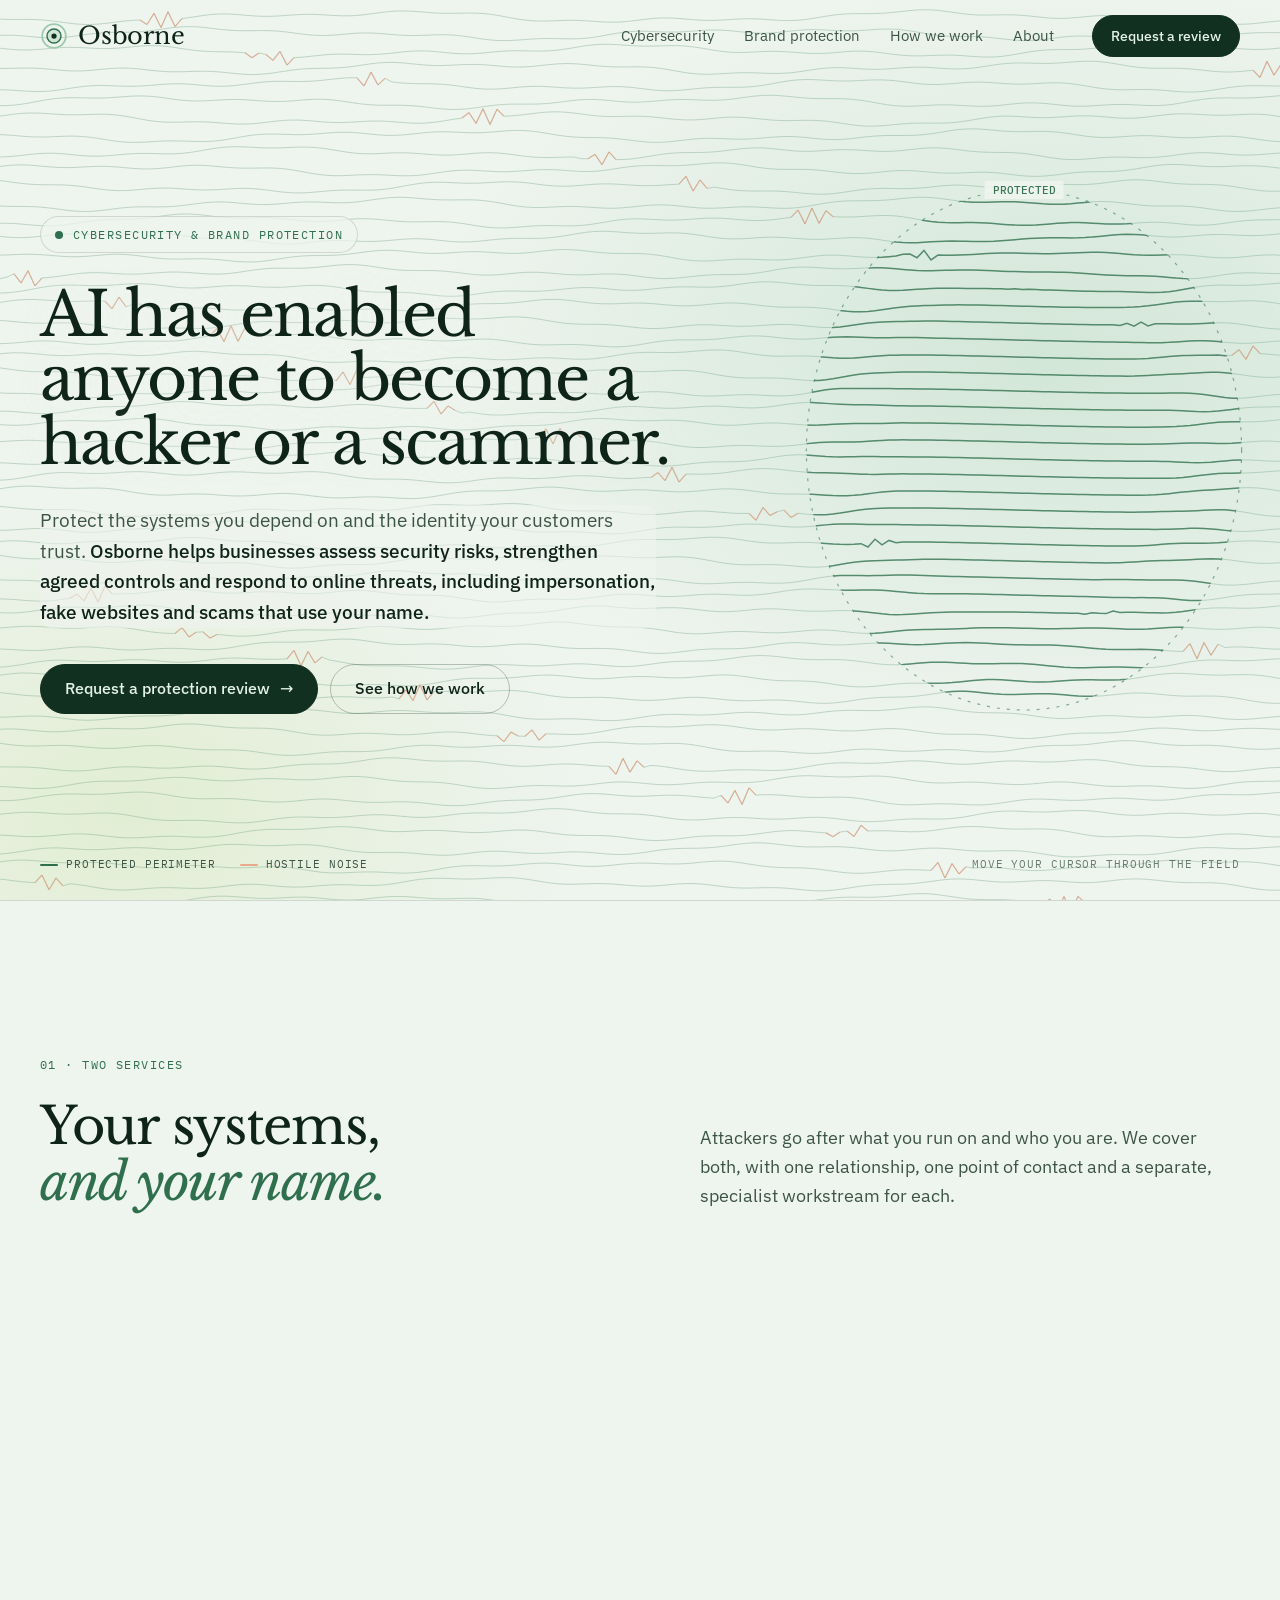
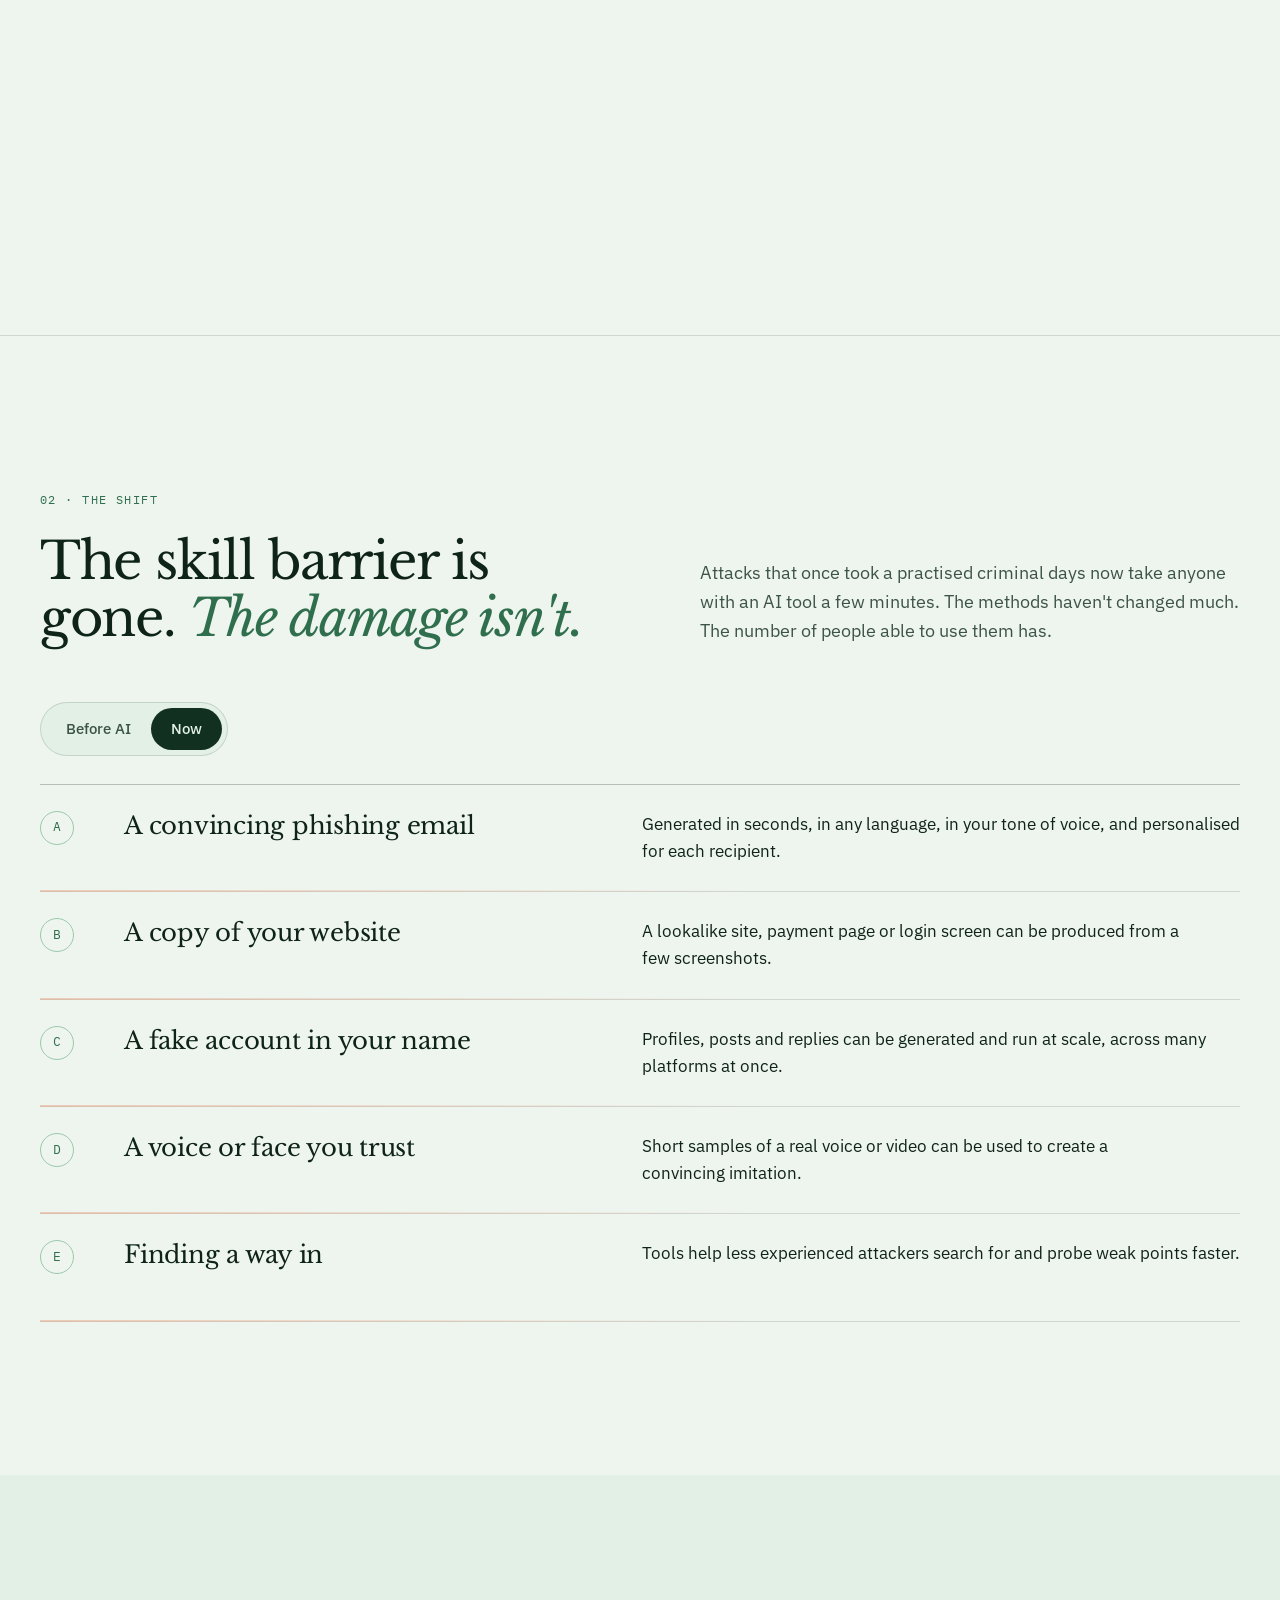
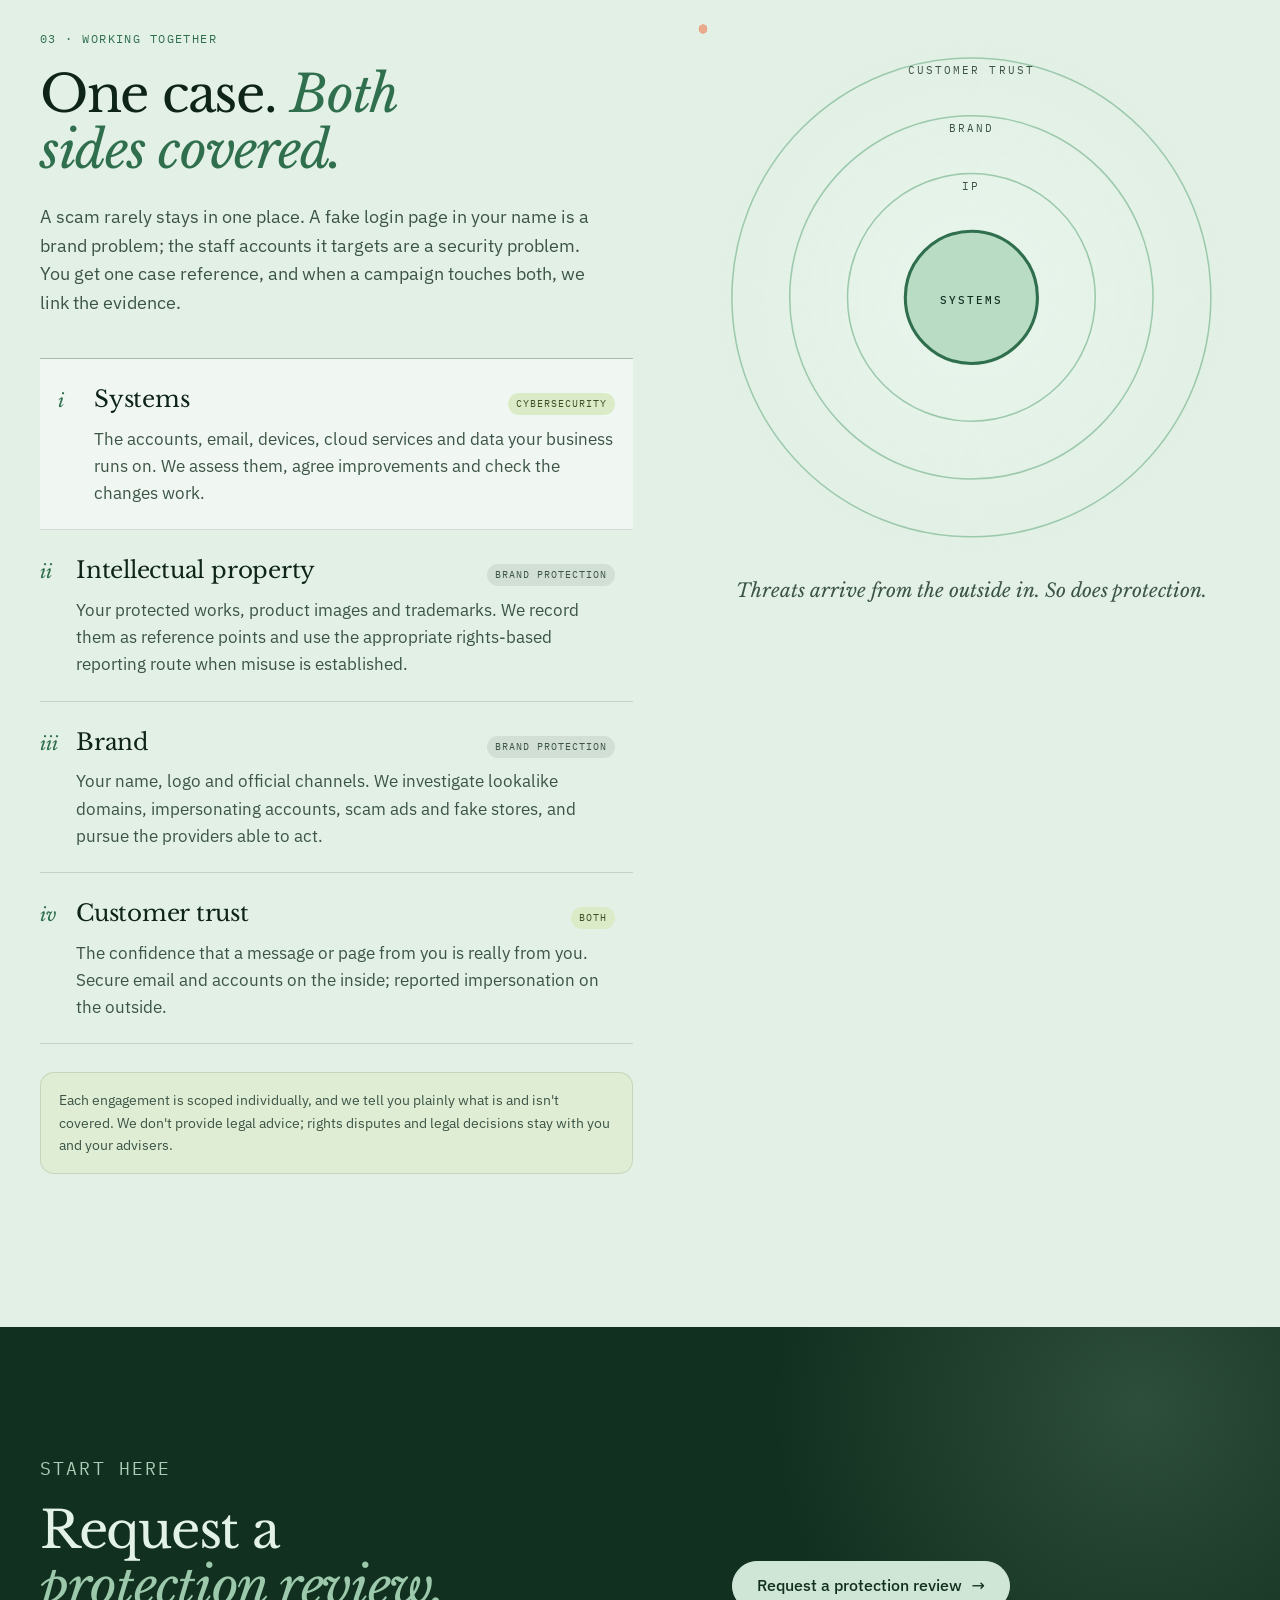
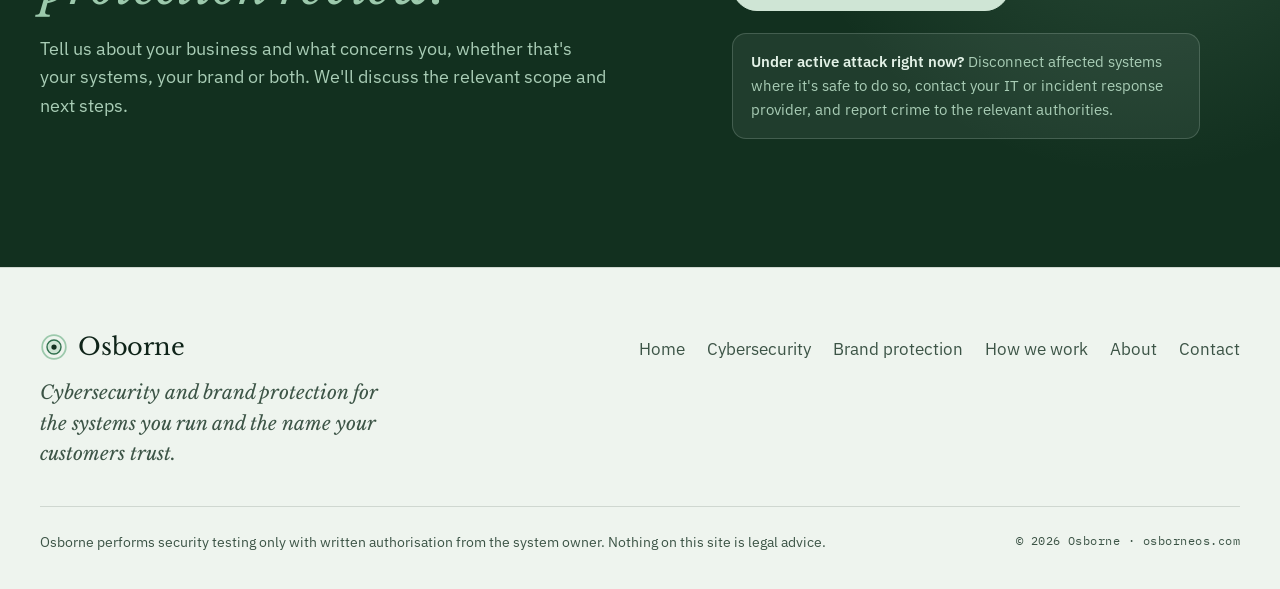
<file: index.html>
<!doctype html>
<html lang="en">
<head>
<meta charset="utf-8">
<meta name="viewport" content="width=device-width, initial-scale=1">
<!-- Static site: no server code. This policy allows only files from this site and blocks inline/third-party scripts, plugins, framing targets and form posts. -->
<meta http-equiv="Content-Security-Policy" content="default-src 'self'; script-src 'self'; style-src 'self'; img-src 'self' data: blob:; font-src 'self'; connect-src 'none'; form-action 'none'; base-uri 'none'; object-src 'none'; frame-src 'none'; worker-src 'none'; manifest-src 'self'">
<meta name="referrer" content="strict-origin-when-cross-origin">
<title>Osborne: Cybersecurity and brand protection for your business</title>
<meta name="description" content="AI has enabled anyone to become a hacker or a scammer. Osborne helps businesses protect the systems they depend on and the identity their customers trust, with cybersecurity and brand protection.">
<link rel="canonical" href="https://osborneos.com/">
<meta name="theme-color" content="#EEF4EE">

<meta property="og:type" content="website">
<meta property="og:site_name" content="Osborne">
<meta property="og:url" content="https://osborneos.com/">
<meta property="og:title" content="Osborne: AI has enabled anyone to become a hacker or a scammer.">
<meta property="og:description" content="Cybersecurity and brand protection for your business: protect the systems you depend on and the identity your customers trust.">
<meta property="og:image" content="https://osborneos.com/og-image.png">
<meta property="og:image:width" content="1200">
<meta property="og:image:height" content="630">
<meta property="og:image:alt" content="Osborne. AI has enabled anyone to become a hacker or a scammer. osborneos.com">
<meta property="og:locale" content="en_GB">
<meta name="twitter:card" content="summary_large_image">
<meta name="twitter:title" content="Osborne: AI has enabled anyone to become a hacker or a scammer.">
<meta name="twitter:description" content="Cybersecurity and brand protection for your business: protect the systems you depend on and the identity your customers trust.">
<meta name="twitter:image" content="https://osborneos.com/og-image.png">
<meta name="twitter:image:alt" content="Osborne. AI has enabled anyone to become a hacker or a scammer. osborneos.com">

<link rel="icon" href="/favicon.ico" sizes="48x48">
<link rel="icon" href="/favicon.svg" type="image/svg+xml">
<link rel="apple-touch-icon" href="/apple-touch-icon.png">

<link rel="preload" href="/fonts/libre-baskerville-normal-latin-eee132.woff2" as="font" type="font/woff2" crossorigin>
<link rel="preload" href="/fonts/ibm-plex-sans-normal-latin-868a23.woff2" as="font" type="font/woff2" crossorigin>
<link rel="stylesheet" href="/fonts.css">
<link rel="stylesheet" href="/styles.css">
</head>
<body>
<a class="skip" href="#main">Skip to content</a>

<!-- SHARED HEADER (generated by tools/build-pages.mjs) -->
<header class="nav" id="top">
  <div class="nav-inner">
    <a class="brand" href="/" aria-label="Osborne, home">
      <svg class="mark" viewBox="0 0 32 32" aria-hidden="true"><circle cx="16" cy="16" r="13.5" class="mark-ring"/><circle cx="16" cy="16" r="8" class="mark-ring2"/><circle cx="16" cy="16" r="3" class="mark-core"/></svg>
      <span>Osborne</span>
    </a>
    <nav aria-label="Primary">
      <ul class="nav-links">
        <li><a href="/cybersecurity/">Cybersecurity</a></li>
        <li><a href="/brand-protection/">Brand protection</a></li>
        <li><a href="/how-we-work/">How we work</a></li>
        <li><a href="/about/">About</a></li>
      </ul>
    </nav>
    <a class="btn btn-sm" href="/contact/">Request a review</a>
    <button class="menu" type="button" aria-expanded="false" aria-controls="mobile-menu" aria-label="Open menu"><span></span><span></span></button>
  </div>
  <div class="mobile-menu" id="mobile-menu" hidden>
    <a href="/" aria-current="page">Home</a>
    <a href="/cybersecurity/">Cybersecurity</a>
    <a href="/brand-protection/">Brand protection</a>
    <a href="/how-we-work/">How we work</a>
    <a href="/about/">About</a>
    <a href="/contact/" class="mm-cta">Request a review</a>
  </div>
</header>

<main id="main">
<!-- HERO -->
<section class="hero" aria-labelledby="hero-title">
  <canvas class="field" aria-hidden="true"></canvas>
  <div class="hero-inner">
    <p class="eyebrow"><span class="pip" aria-hidden="true"></span>Cybersecurity &amp; brand protection</p>
    <h1 id="hero-title" class="display">AI has enabled anyone to become a hacker or a scammer.</h1>
    <p class="lede">Protect the systems you depend on and the identity your customers trust. <strong>Osborne helps businesses assess security risks, strengthen agreed controls and respond to online threats, including impersonation, fake websites and scams that use your name.</strong></p>
    <div class="cta-row">
      <a class="btn" href="/contact/">Request a protection review <span aria-hidden="true">→</span></a>
      <a class="btn btn-quiet" href="/how-we-work/">See how we work</a>
    </div>
  </div>
  <div class="hero-legend" aria-hidden="true">
    <span><i class="lg-calm"></i>Protected perimeter</span>
    <span><i class="lg-noise"></i>Hostile noise</span>
    <span class="lg-hint">Move your cursor through the field</span>
  </div>
</section>

<!-- TWO SERVICES -->
<section class="section services" id="services" aria-labelledby="services-title">
  <div class="wrap">
    <div class="sec-head">
      <p class="kicker">01 · Two services</p>
      <h2 id="services-title" class="h2">Your systems, <em>and your name.</em></h2>
      <p class="sec-intro">Attackers go after what you run on and who you are. We cover both, with one relationship, one point of contact and a separate, specialist workstream for each.</p>
    </div>
    <div class="paths paths-2">
      <article class="path reveal">
        <p class="path-k">Inside your business</p>
        <h3>Cybersecurity</h3>
        <p>Understand the weaknesses affecting your accounts, devices, business email and critical services. We agree a practical improvement plan, coordinate the work within scope and verify the result. Monitoring, incident support and recovery preparation are defined around your engagement.</p>
        <ul><li>Risk assessment and a prioritised plan</li><li>Account, email, device and cloud protection</li><li>Fixes verified, not just ticked off</li></ul>
        <a class="path-link" href="/cybersecurity/">Explore cybersecurity <span aria-hidden="true">→</span></a>
      </article>
      <article class="path reveal feature">
        <p class="path-k">Outside your business</p>
        <h3>Brand protection</h3>
        <p>Find and respond to fake websites, impersonating accounts, scam promotions and suspected counterfeit listings. We investigate the evidence, manage reports to the relevant providers and check the action taken.</p>
        <ul><li>Fake sites, accounts, ads and listings</li><li>Evidence recorded and reports managed</li><li>Outcomes checked, recurrence watched</li></ul>
        <a class="path-link" href="/brand-protection/">Explore brand protection <span aria-hidden="true">→</span></a>
      </article>
    </div>
  </div>
</section>

<!-- SHIFT -->
<section class="section shift" id="shift" aria-labelledby="shift-title">
  <div class="wrap">
    <div class="sec-head">
      <p class="kicker">02 · The shift</p>
      <h2 id="shift-title" class="h2">The skill barrier is gone. <em>The damage isn't.</em></h2>
      <p class="sec-intro">Attacks that once took a practised criminal days now take anyone with an AI tool a few minutes. The methods haven't changed much. The number of people able to use them has.</p>
    </div>

    <div class="ledger-wrap">
      <div class="toggle" role="group" aria-label="Compare before and after AI">
        <button type="button" data-era="then" aria-pressed="false">Before AI</button>
        <button type="button" data-era="now" aria-pressed="true">Now</button>
      </div>
      <ol class="ledger" data-era="now">
        <li>
          <span class="l-n">A</span>
          <h3>A convincing phishing email</h3>
          <p class="then">Needed someone who wrote well in your customers' language and knew how your company sounds.</p>
          <p class="now">Generated in seconds, in any language, in your tone of voice, and personalised for each recipient.</p>
        </li>
        <li>
          <span class="l-n">B</span>
          <h3>A copy of your website</h3>
          <p class="then">Took a designer and a developer time to rebuild your pages well enough to fool a customer.</p>
          <p class="now">A lookalike site, payment page or login screen can be produced from a few screenshots.</p>
        </li>
        <li>
          <span class="l-n">C</span>
          <h3>A fake account in your name</h3>
          <p class="then">Took effort to keep up: posting, replying and looking real over weeks.</p>
          <p class="now">Profiles, posts and replies can be generated and run at scale, across many platforms at once.</p>
        </li>
        <li>
          <span class="l-n">D</span>
          <h3>A voice or face you trust</h3>
          <p class="then">Impersonating an executive meant finding an actor and hoping no one looked too closely.</p>
          <p class="now">Short samples of a real voice or video can be used to create a convincing imitation.</p>
        </li>
        <li>
          <span class="l-n">E</span>
          <h3>Finding a way in</h3>
          <p class="then">Searching for weak configurations and forgotten systems was slow, technical work.</p>
          <p class="now">Tools help less experienced attackers search for and probe weak points faster.</p>
        </li>
      </ol>
    </div>
  </div>
</section>

<!-- TOGETHER -->
<section class="section protect" id="together" aria-labelledby="together-title">
  <div class="wrap protect-grid">
    <div class="protect-copy">
      <p class="kicker">03 · Working together</p>
      <h2 id="together-title" class="h2">One case. <em>Both sides covered.</em></h2>
      <p class="sec-intro">A scam rarely stays in one place. A fake login page in your name is a brand problem; the staff accounts it targets are a security problem. You get one case reference, and when a campaign touches both, we link the evidence.</p>

      <ul class="layers" aria-label="What we protect">
        <li data-ring="0" tabindex="0">
          <div class="layer-top"><span class="layer-n">i</span><h3>Systems</h3><span class="tag">Cybersecurity</span></div>
          <p>The accounts, email, devices, cloud services and data your business runs on. We assess them, agree improvements and check the changes work.</p>
        </li>
        <li data-ring="1" tabindex="0">
          <div class="layer-top"><span class="layer-n">ii</span><h3>Intellectual property</h3><span class="tag tag-dark">Brand protection</span></div>
          <p>Your protected works, product images and trademarks. We record them as reference points and use the appropriate rights-based reporting route when misuse is established.</p>
        </li>
        <li data-ring="2" tabindex="0">
          <div class="layer-top"><span class="layer-n">iii</span><h3>Brand</h3><span class="tag tag-dark">Brand protection</span></div>
          <p>Your name, logo and official channels. We investigate lookalike domains, impersonating accounts, scam ads and fake stores, and pursue the providers able to act.</p>
        </li>
        <li data-ring="3" tabindex="0">
          <div class="layer-top"><span class="layer-n">iv</span><h3>Customer trust</h3><span class="tag">Both</span></div>
          <p>The confidence that a message or page from you is really from you. Secure email and accounts on the inside; reported impersonation on the outside.</p>
        </li>
      </ul>
      <p class="fine">Each engagement is scoped individually, and we tell you plainly what is and isn't covered. We don't provide legal advice; rights disputes and legal decisions stay with you and your advisers.</p>
    </div>

    <figure class="rings" aria-hidden="true">
      <svg viewBox="0 0 520 520">
        <defs>
          <radialGradient id="rg" cx="50%" cy="50%" r="50%">
            <stop offset="0%" stop-color="#E8F5EC"/><stop offset="100%" stop-color="#E8F5EC" stop-opacity="0"/>
          </radialGradient>
        </defs>
        <circle cx="260" cy="260" r="250" fill="url(#rg)"/>
        <g class="ring r3"><circle cx="260" cy="260" r="232"/><text x="260" y="44" text-anchor="middle">CUSTOMER TRUST</text></g>
        <g class="ring r2"><circle cx="260" cy="260" r="176"/><text x="260" y="100" text-anchor="middle">BRAND</text></g>
        <g class="ring r1"><circle cx="260" cy="260" r="120"/><text x="260" y="156" text-anchor="middle">IP</text></g>
        <g class="ring r0"><circle cx="260" cy="260" r="64"/><text x="260" y="266" text-anchor="middle">SYSTEMS</text></g>
        <g class="probes"></g>
      </svg>
      <figcaption>Threats arrive from the outside in. So does protection.</figcaption>
    </figure>
  </div>
</section>

<!-- CTA -->
<section class="cta-band" aria-labelledby="cta-title">
  <div class="wrap cta-band-inner">
    <div>
      <p class="kicker kicker-light">Start here</p>
      <h2 id="cta-title" class="h2">Request a <em>protection review.</em></h2>
      <p>Tell us about your business and what concerns you, whether that's your systems, your brand or both. We'll discuss the relevant scope and next steps.</p>
    </div>
    <div class="cta-band-actions">
      <a class="btn btn-light" href="/contact/">Request a protection review <span aria-hidden="true">→</span></a>
      <p class="urgent-dark" role="note"><strong>Under active attack right now?</strong> Disconnect affected systems where it's safe to do so, contact your IT or incident response provider, and report crime to the relevant authorities.</p>
    </div>
  </div>
</section>
</main>

<!-- SHARED FOOTER (generated by tools/build-pages.mjs) -->
<footer class="footer">
  <div class="wrap">
    <div class="foot-top">
      <div class="foot-brand">
        <a class="brand" href="/"><svg class="mark" viewBox="0 0 32 32" aria-hidden="true"><circle cx="16" cy="16" r="13.5" class="mark-ring"/><circle cx="16" cy="16" r="8" class="mark-ring2"/><circle cx="16" cy="16" r="3" class="mark-core"/></svg><span>Osborne</span></a>
        <p class="foot-line">Cybersecurity and brand protection for the systems you run and the name your customers trust.</p>
      </div>
      <nav class="foot-nav" aria-label="Footer">
        <a href="/">Home</a>
        <a href="/cybersecurity/">Cybersecurity</a>
        <a href="/brand-protection/">Brand protection</a>
        <a href="/how-we-work/">How we work</a>
        <a href="/about/">About</a>
        <a href="/contact/">Contact</a>
      </nav>
    </div>
    <div class="foot-bottom">
      <p>Osborne performs security testing only with written authorisation from the system owner. Nothing on this site is legal advice.</p>
      <p class="mono">© <span id="yr">2026</span> Osborne · osborneos.com</p>
    </div>
  </div>
</footer>

<script src="/main.js" defer></script>
</body>
</html>
</file>
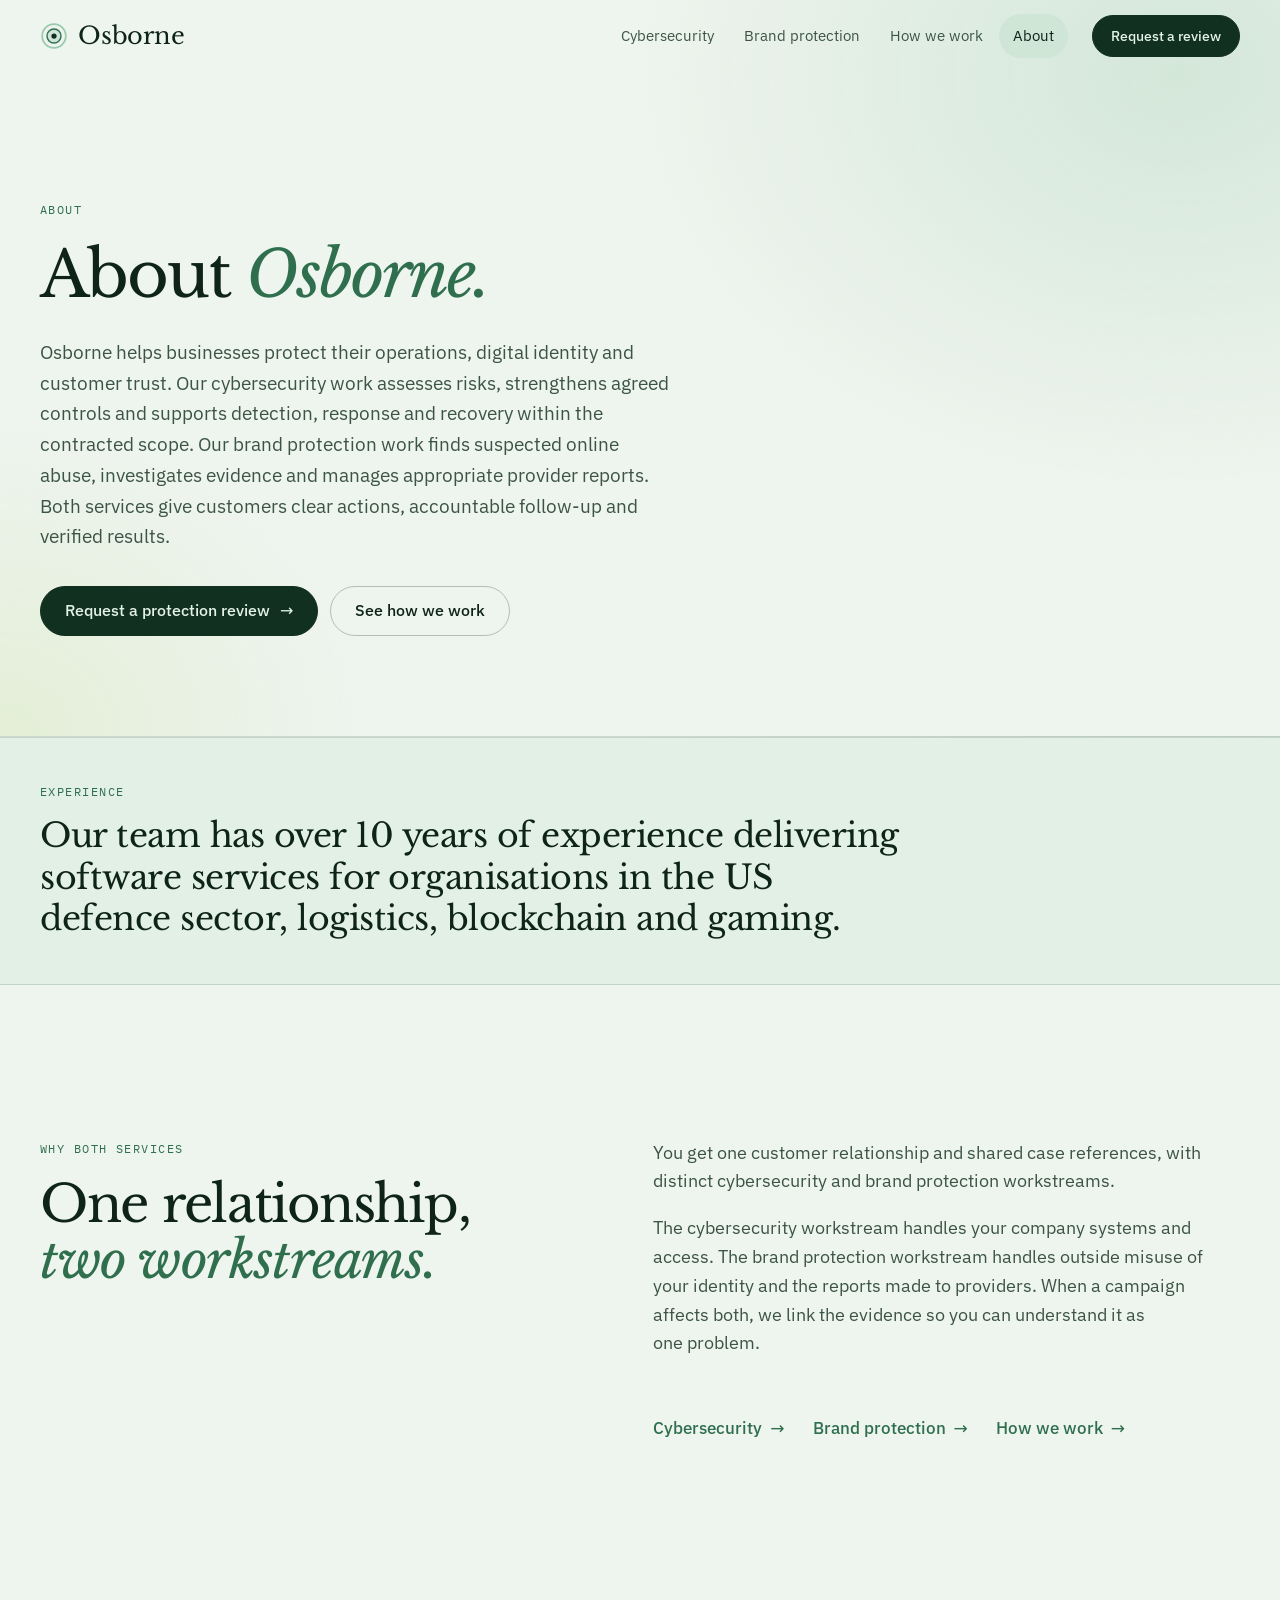
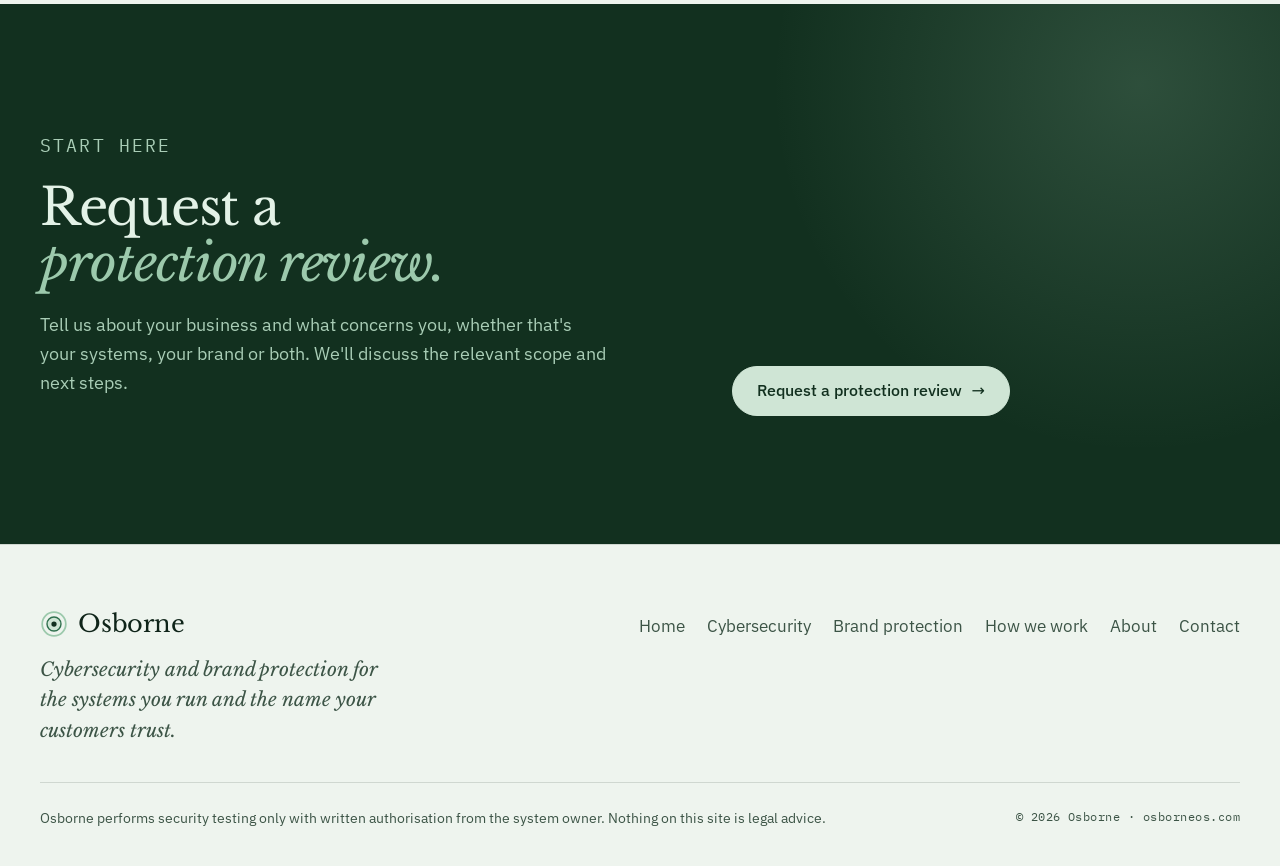
<file: about/index.html>
<!doctype html>
<html lang="en">
<head>
<meta charset="utf-8">
<meta name="viewport" content="width=device-width, initial-scale=1">
<!-- Static site: no server code. This policy allows only files from this site and blocks inline/third-party scripts, plugins, framing targets and form posts. -->
<meta http-equiv="Content-Security-Policy" content="default-src 'self'; script-src 'self'; style-src 'self'; img-src 'self' data: blob:; font-src 'self'; connect-src 'none'; form-action 'none'; base-uri 'none'; object-src 'none'; frame-src 'none'; worker-src 'none'; manifest-src 'self'">
<meta name="referrer" content="strict-origin-when-cross-origin">
<title>About | Osborne</title>
<meta name="description" content="Osborne helps businesses protect their operations, digital identity and customer trust, with cybersecurity and brand protection delivered as two linked workstreams.">
<link rel="canonical" href="https://osborneos.com/about/">
<meta name="theme-color" content="#EEF4EE">

<meta property="og:type" content="website">
<meta property="og:site_name" content="Osborne">
<meta property="og:url" content="https://osborneos.com/about/">
<meta property="og:title" content="About | Osborne">
<meta property="og:description" content="Osborne helps businesses protect their operations, digital identity and customer trust, with cybersecurity and brand protection delivered as two linked workstreams.">
<meta property="og:image" content="https://osborneos.com/og-image.png">
<meta property="og:image:width" content="1200">
<meta property="og:image:height" content="630">
<meta property="og:image:alt" content="Osborne. AI has enabled anyone to become a hacker or a scammer. osborneos.com">
<meta property="og:locale" content="en_GB">
<meta name="twitter:card" content="summary_large_image">
<meta name="twitter:title" content="About | Osborne">
<meta name="twitter:description" content="Osborne helps businesses protect their operations, digital identity and customer trust, with cybersecurity and brand protection delivered as two linked workstreams.">
<meta name="twitter:image" content="https://osborneos.com/og-image.png">
<meta name="twitter:image:alt" content="Osborne. AI has enabled anyone to become a hacker or a scammer. osborneos.com">

<link rel="icon" href="/favicon.ico" sizes="48x48">
<link rel="icon" href="/favicon.svg" type="image/svg+xml">
<link rel="apple-touch-icon" href="/apple-touch-icon.png">

<link rel="preload" href="/fonts/libre-baskerville-normal-latin-eee132.woff2" as="font" type="font/woff2" crossorigin>
<link rel="preload" href="/fonts/ibm-plex-sans-normal-latin-868a23.woff2" as="font" type="font/woff2" crossorigin>
<link rel="stylesheet" href="/fonts.css">
<link rel="stylesheet" href="/styles.css">
</head>
<body>
<a class="skip" href="#main">Skip to content</a>

<!-- SHARED HEADER (generated by tools/build-pages.mjs) -->
<header class="nav" id="top">
  <div class="nav-inner">
    <a class="brand" href="/" aria-label="Osborne, home">
      <svg class="mark" viewBox="0 0 32 32" aria-hidden="true"><circle cx="16" cy="16" r="13.5" class="mark-ring"/><circle cx="16" cy="16" r="8" class="mark-ring2"/><circle cx="16" cy="16" r="3" class="mark-core"/></svg>
      <span>Osborne</span>
    </a>
    <nav aria-label="Primary">
      <ul class="nav-links">
        <li><a href="/cybersecurity/">Cybersecurity</a></li>
        <li><a href="/brand-protection/">Brand protection</a></li>
        <li><a href="/how-we-work/">How we work</a></li>
        <li><a href="/about/" aria-current="page">About</a></li>
      </ul>
    </nav>
    <a class="btn btn-sm" href="/contact/">Request a review</a>
    <button class="menu" type="button" aria-expanded="false" aria-controls="mobile-menu" aria-label="Open menu"><span></span><span></span></button>
  </div>
  <div class="mobile-menu" id="mobile-menu" hidden>
    <a href="/">Home</a>
    <a href="/cybersecurity/">Cybersecurity</a>
    <a href="/brand-protection/">Brand protection</a>
    <a href="/how-we-work/">How we work</a>
    <a href="/about/" aria-current="page">About</a>
    <a href="/contact/" class="mm-cta">Request a review</a>
  </div>
</header>

<main id="main">
<!-- ABOUT. Built only from owner-cleared material: the service brief's "business in one paragraph" and
     "how the services work together", plus the credibility sentence the owner cleared (B1).
     Do not add team names, headcount, location, founding date, credentials, clearances, client names, logos
     or endorsement wording; tools/verify.mjs blocks them on this page. -->
<section class="page-hero" aria-labelledby="page-title">
  <div class="wrap page-hero-inner">
    <p class="kicker">About</p>
    <h1 id="page-title" class="page-title">About <em>Osborne.</em></h1>
    <p class="page-lede">Osborne helps businesses protect their operations, digital identity and customer trust. Our cybersecurity work assesses risks, strengthens agreed controls and supports detection, response and recovery within the contracted scope. Our brand protection work finds suspected online abuse, investigates evidence and manages appropriate provider reports. Both services give customers clear actions, accountable follow-up and verified results.</p>
    <div class="cta-row">
      <a class="btn" href="/contact/">Request a protection review <span aria-hidden="true">→</span></a>
      <a class="btn btn-quiet" href="/how-we-work/">See how we work</a>
    </div>
  </div>
</section>

<!-- CREDIBILITY (B1): the owner-cleared sentence, word for word. Change it only with the owner's written wording. -->
<section class="creds" id="credibility" aria-labelledby="creds-title">
  <div class="wrap creds-grid">
    <p class="kicker">Experience</p>
    <h2 id="creds-title" class="creds-title creds-title-wide">Our team has over 10 years of experience delivering software services for organisations in the US defence sector, logistics, blockchain and gaming.</h2>
  </div>
</section>

<!-- WHY BOTH -->
<section class="section" aria-labelledby="both-title">
  <div class="wrap split">
    <div>
      <p class="kicker">Why both services</p>
      <h2 id="both-title" class="h2">One relationship, <em>two workstreams.</em></h2>
    </div>
    <div class="prose">
      <p>You get one customer relationship and shared case references, with distinct cybersecurity and brand protection workstreams.</p>
      <p>The cybersecurity workstream handles your company systems and access. The brand protection workstream handles outside misuse of your identity and the reports made to providers. When a campaign affects both, we link the evidence so you can understand it as one problem.</p>
      <ul class="about-links">
        <li><a class="path-link" href="/cybersecurity/">Cybersecurity <span aria-hidden="true">→</span></a></li>
        <li><a class="path-link" href="/brand-protection/">Brand protection <span aria-hidden="true">→</span></a></li>
        <li><a class="path-link" href="/how-we-work/">How we work <span aria-hidden="true">→</span></a></li>
      </ul>
    </div>
  </div>
</section>

<!-- SLOT B4: WHO WE ARE. Hidden until the owner supplies the team description. Do not name a reviewer or invent a team. -->
<section class="section who band-mint" id="who" aria-labelledby="who-title" data-slot="B4" hidden>
  <div class="wrap who-grid">
    <div>
      <p class="kicker">Who we are</p>
      <h2 id="who-title" class="h2"><!-- heading supplied by the owner --></h2>
    </div>
    <div class="who-copy">
      <p><!-- paragraph 1 supplied by the owner --></p>
      <p><!-- paragraph 2 supplied by the owner --></p>
    </div>
  </div>
</section>

<!-- SLOT B1b: COMPANY DETAILS. Still pending: legal entity name, jurisdiction and delivery arrangements, verified by the owner.
     Not part of the cleared credibility sentence. -->
<section class="section band-mint" aria-labelledby="company-title" data-slot="B1" hidden>
  <div class="wrap split">
    <h2 id="company-title" class="h2 h2-sm"><!-- e.g. "Company details" --></h2>
    <dl class="roles"><dt><!-- label --></dt><dd><!-- verified detail --></dd></dl>
  </div>
</section>

<!-- CTA -->
<section class="cta-band" aria-labelledby="cta-title">
  <div class="wrap cta-band-inner">
    <div>
      <p class="kicker kicker-light">Start here</p>
      <h2 id="cta-title" class="h2">Request a <em>protection review.</em></h2>
      <p>Tell us about your business and what concerns you, whether that's your systems, your brand or both. We'll discuss the relevant scope and next steps.</p>
    </div>
    <div class="cta-band-actions">
      <a class="btn btn-light" href="/contact/">Request a protection review <span aria-hidden="true">→</span></a>
    </div>
  </div>
</section>
</main>

<!-- SHARED FOOTER (generated by tools/build-pages.mjs) -->
<footer class="footer">
  <div class="wrap">
    <div class="foot-top">
      <div class="foot-brand">
        <a class="brand" href="/"><svg class="mark" viewBox="0 0 32 32" aria-hidden="true"><circle cx="16" cy="16" r="13.5" class="mark-ring"/><circle cx="16" cy="16" r="8" class="mark-ring2"/><circle cx="16" cy="16" r="3" class="mark-core"/></svg><span>Osborne</span></a>
        <p class="foot-line">Cybersecurity and brand protection for the systems you run and the name your customers trust.</p>
      </div>
      <nav class="foot-nav" aria-label="Footer">
        <a href="/">Home</a>
        <a href="/cybersecurity/">Cybersecurity</a>
        <a href="/brand-protection/">Brand protection</a>
        <a href="/how-we-work/">How we work</a>
        <a href="/about/">About</a>
        <a href="/contact/">Contact</a>
      </nav>
    </div>
    <div class="foot-bottom">
      <p>Osborne performs security testing only with written authorisation from the system owner. Nothing on this site is legal advice.</p>
      <p class="mono">© <span id="yr">2026</span> Osborne · osborneos.com</p>
    </div>
  </div>
</footer>

<script src="/main.js" defer></script>
</body>
</html>
</file>
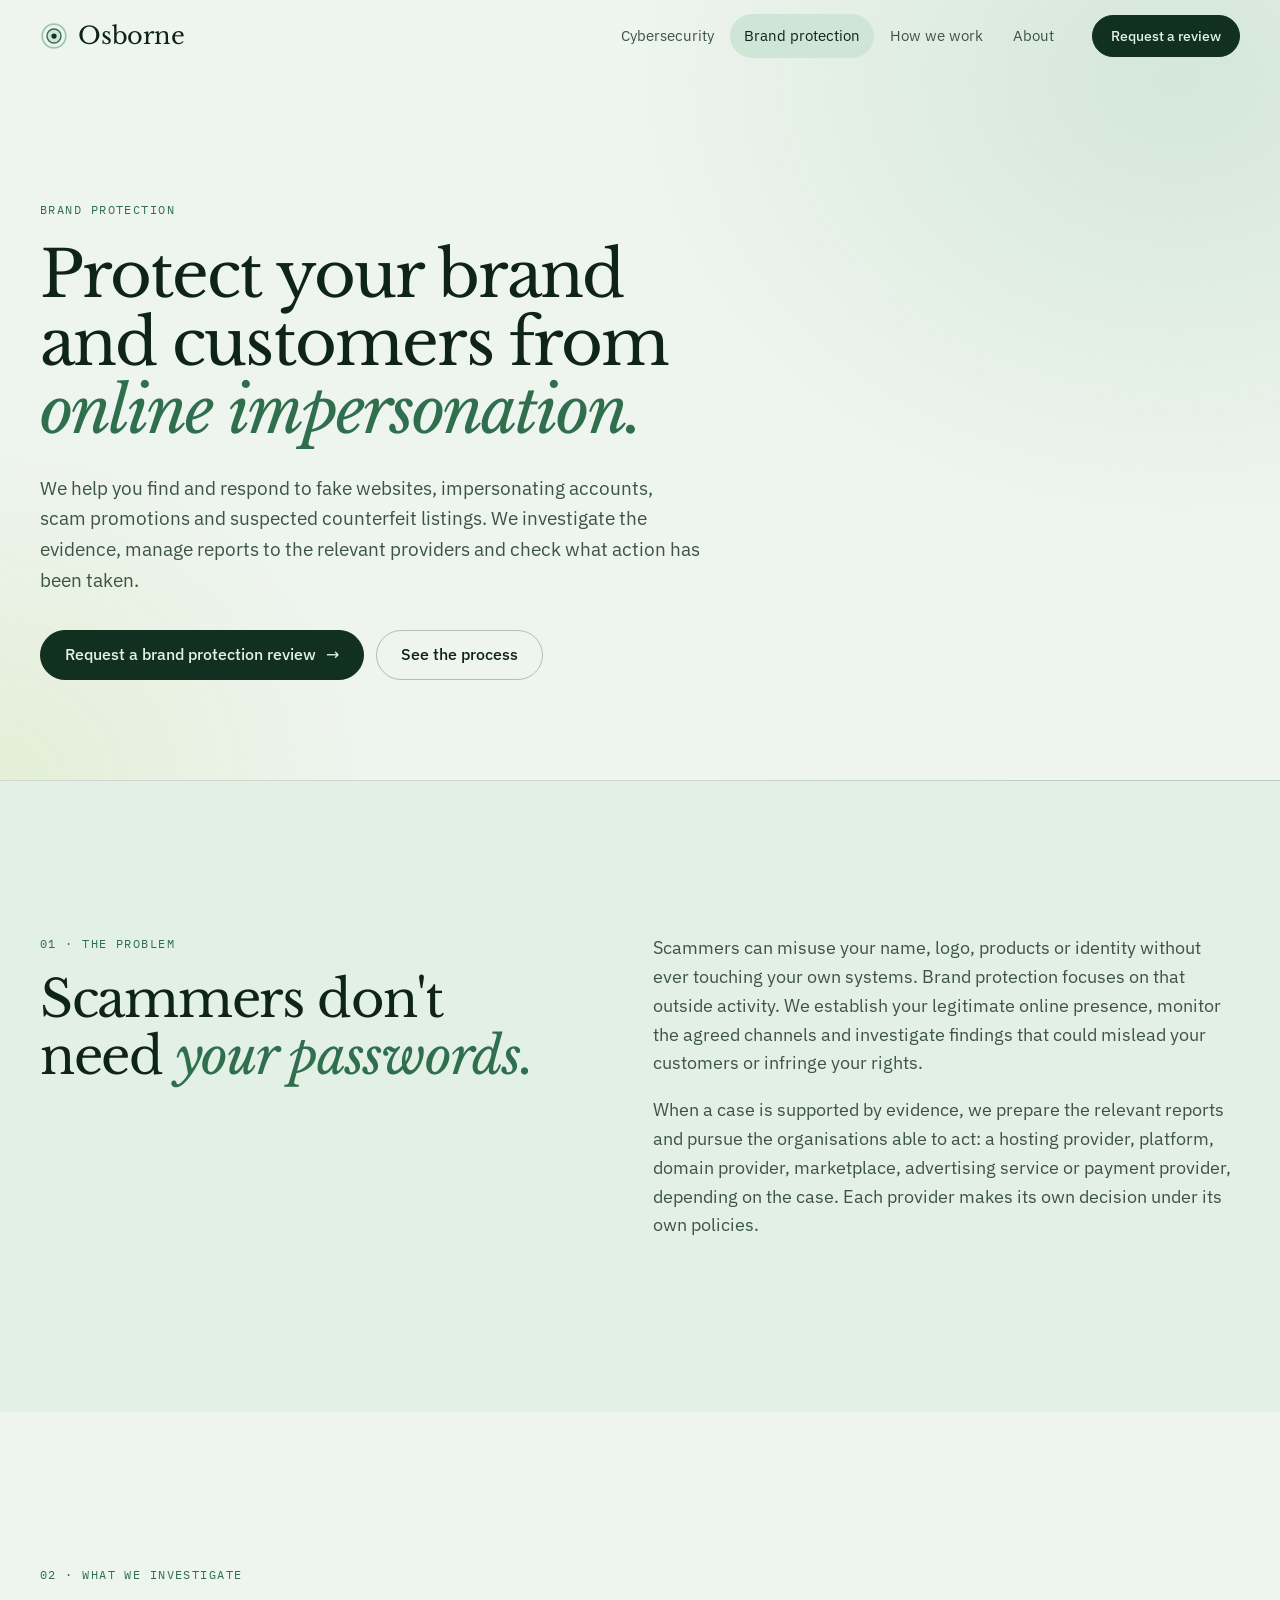
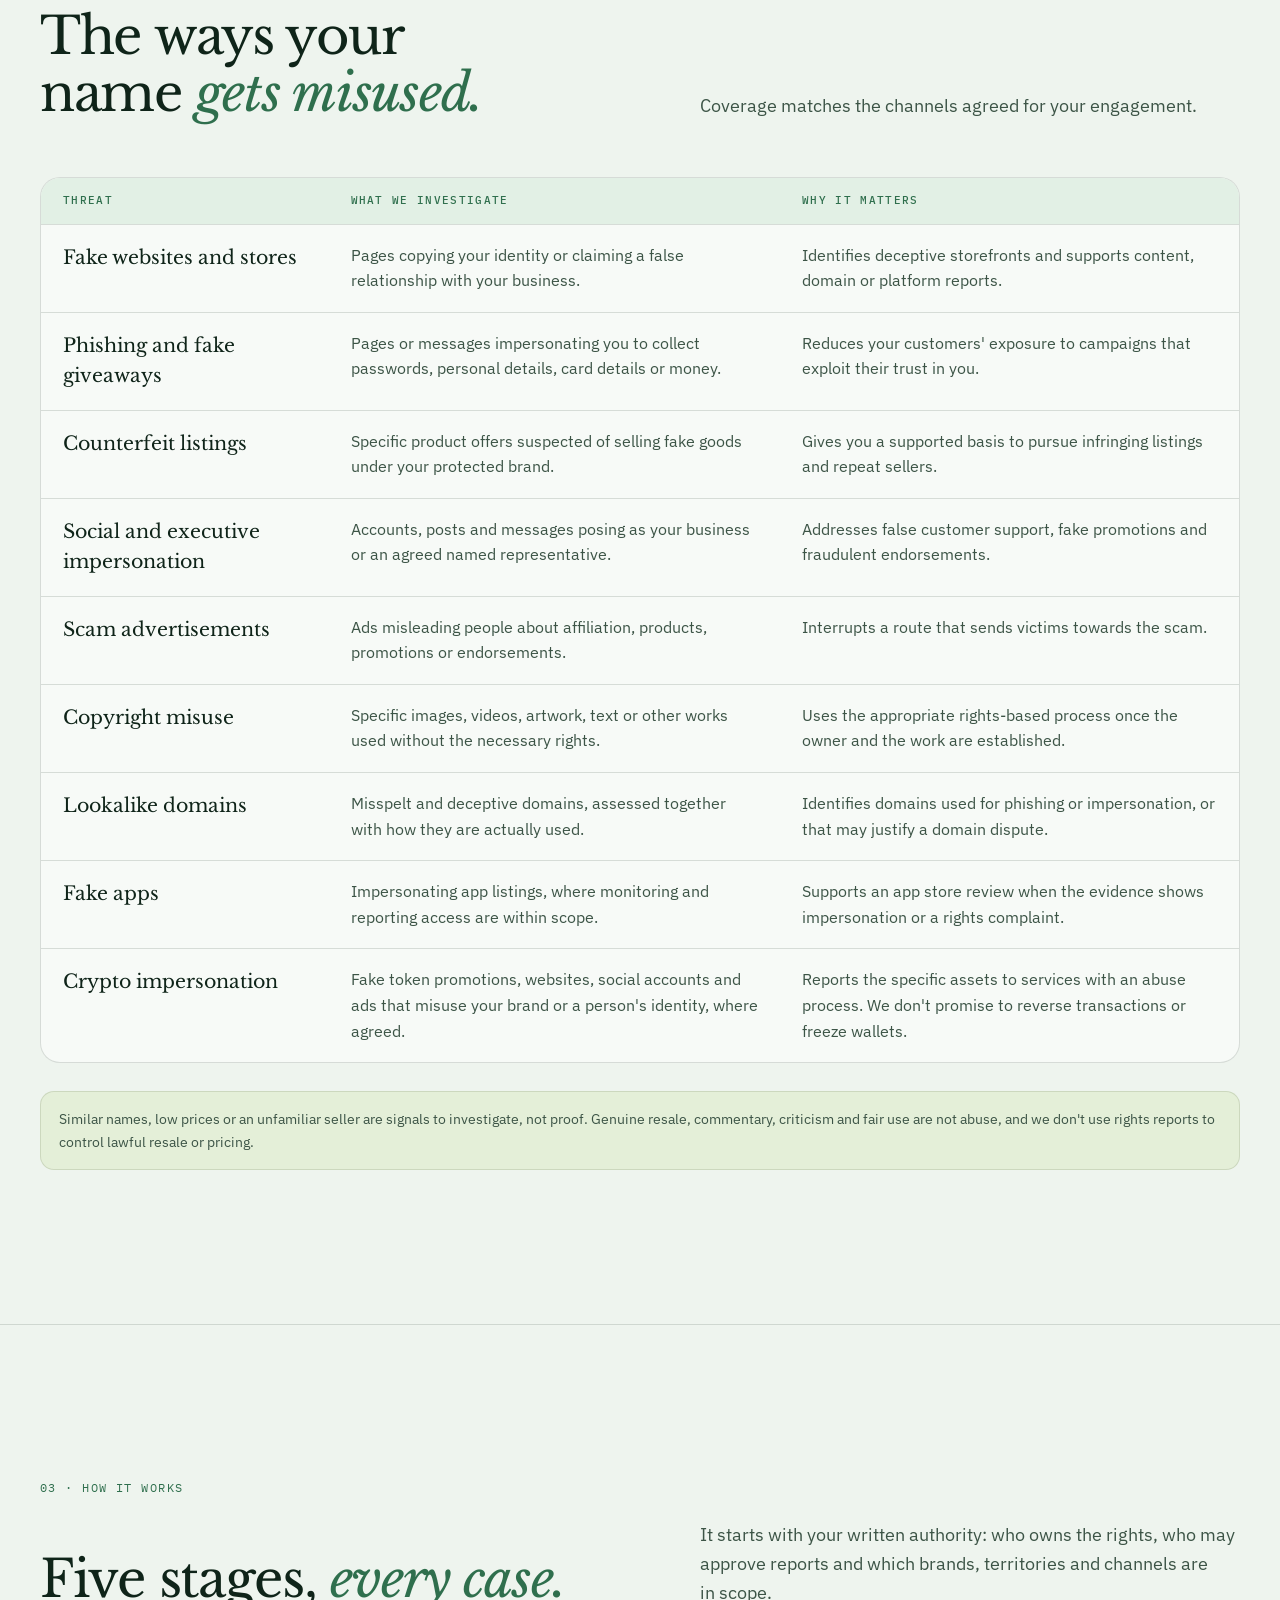
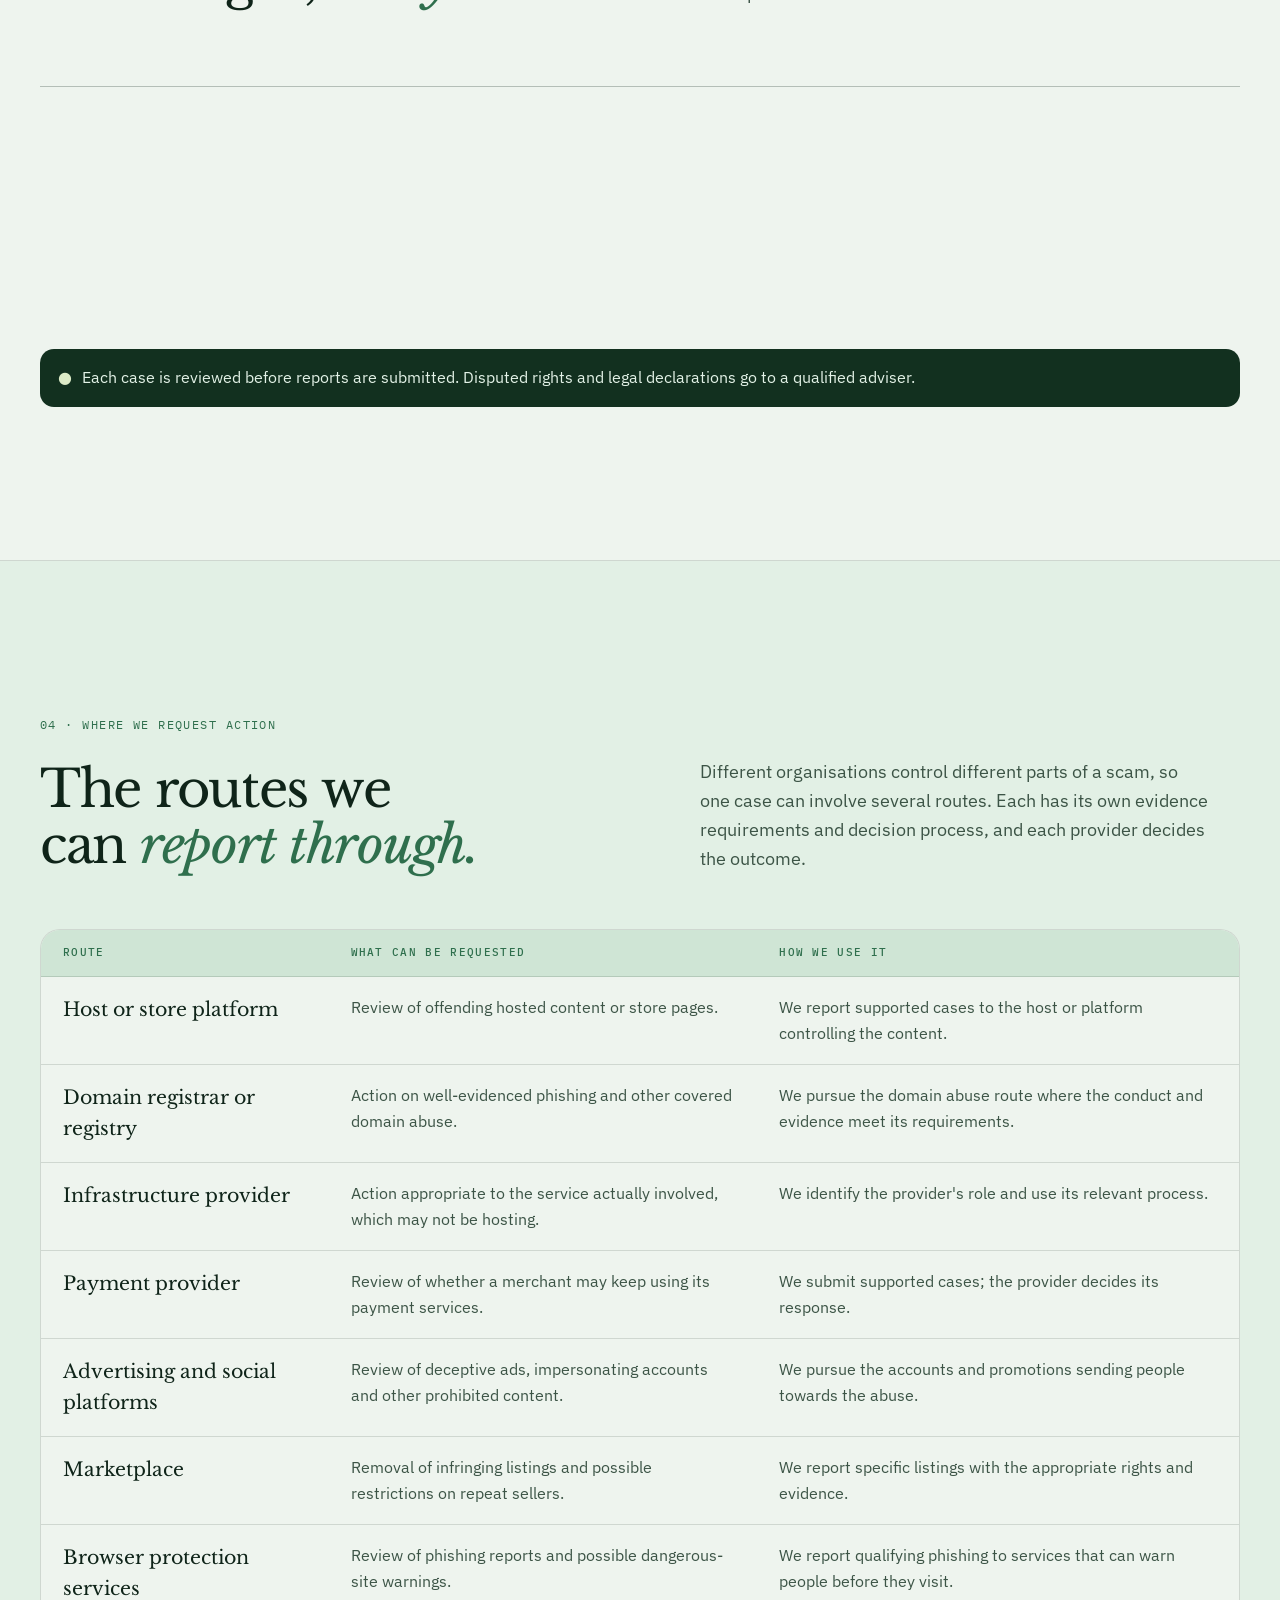
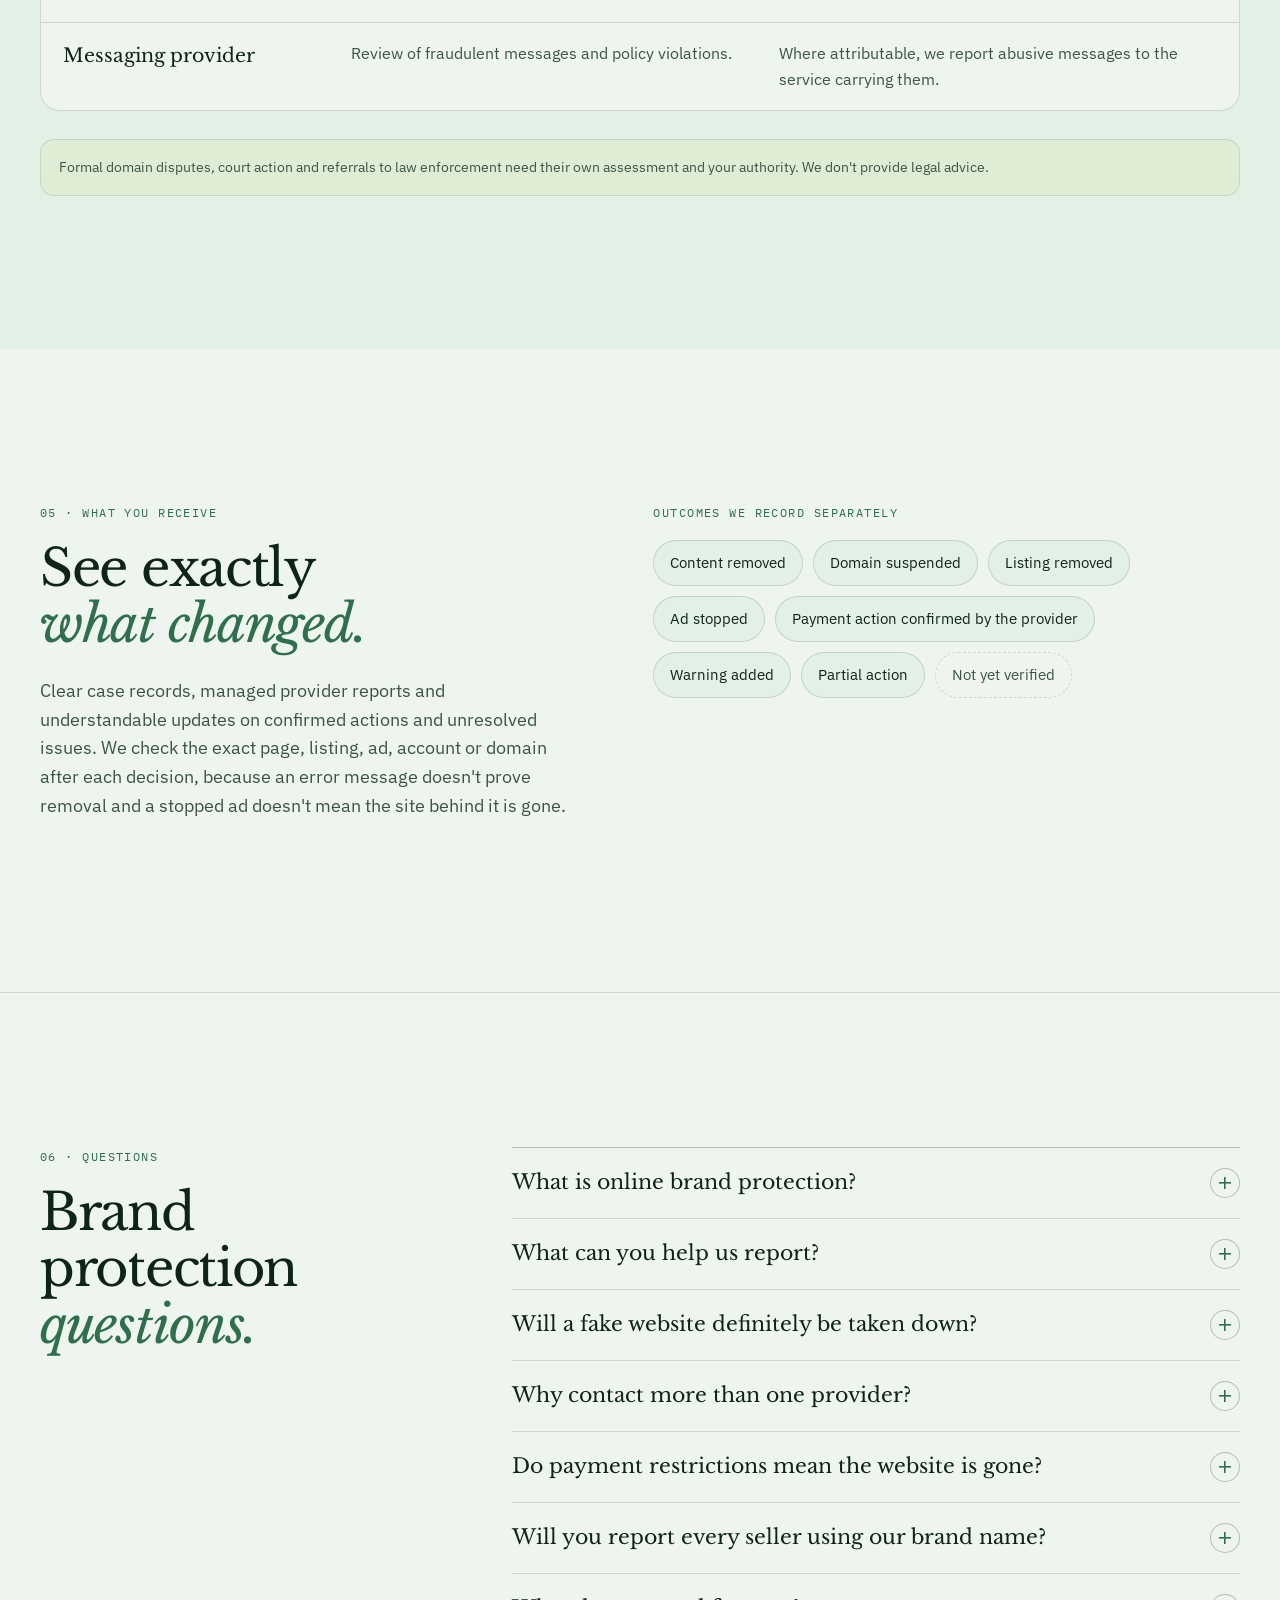
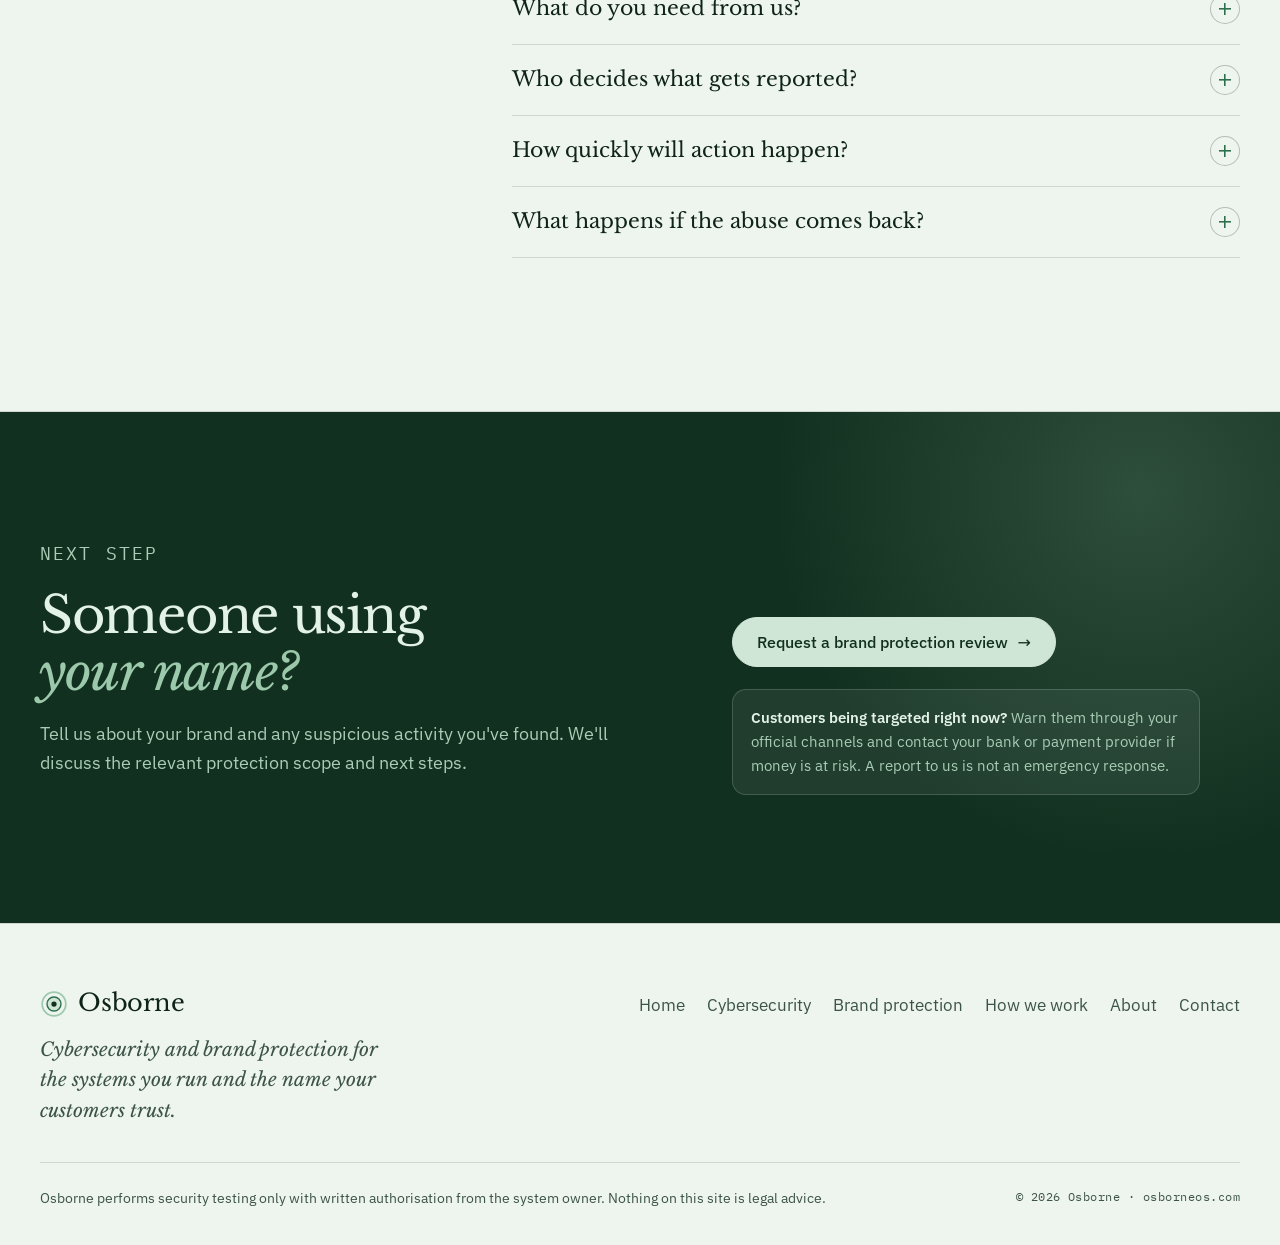
<file: brand-protection/index.html>
<!doctype html>
<html lang="en">
<head>
<meta charset="utf-8">
<meta name="viewport" content="width=device-width, initial-scale=1">
<!-- Static site: no server code. This policy allows only files from this site and blocks inline/third-party scripts, plugins, framing targets and form posts. -->
<meta http-equiv="Content-Security-Policy" content="default-src 'self'; script-src 'self'; style-src 'self'; img-src 'self' data: blob:; font-src 'self'; connect-src 'none'; form-action 'none'; base-uri 'none'; object-src 'none'; frame-src 'none'; worker-src 'none'; manifest-src 'self'">
<meta name="referrer" content="strict-origin-when-cross-origin">
<title>Brand protection | Osborne</title>
<meta name="description" content="Protect your brand and customers from online impersonation. Osborne finds and investigates fake websites, impersonating accounts, scam promotions and suspected counterfeit listings, manages provider reports and checks the outcome.">
<link rel="canonical" href="https://osborneos.com/brand-protection/">
<meta name="theme-color" content="#EEF4EE">

<meta property="og:type" content="website">
<meta property="og:site_name" content="Osborne">
<meta property="og:url" content="https://osborneos.com/brand-protection/">
<meta property="og:title" content="Brand protection | Osborne">
<meta property="og:description" content="Protect your brand and customers from online impersonation. Osborne finds and investigates fake websites, impersonating accounts, scam promotions and suspected counterfeit listings, manages provider reports and checks the outcome.">
<meta property="og:image" content="https://osborneos.com/og-image.png">
<meta property="og:image:width" content="1200">
<meta property="og:image:height" content="630">
<meta property="og:image:alt" content="Osborne. AI has enabled anyone to become a hacker or a scammer. osborneos.com">
<meta property="og:locale" content="en_GB">
<meta name="twitter:card" content="summary_large_image">
<meta name="twitter:title" content="Brand protection | Osborne">
<meta name="twitter:description" content="Protect your brand and customers from online impersonation. Osborne finds and investigates fake websites, impersonating accounts, scam promotions and suspected counterfeit listings, manages provider reports and checks the outcome.">
<meta name="twitter:image" content="https://osborneos.com/og-image.png">
<meta name="twitter:image:alt" content="Osborne. AI has enabled anyone to become a hacker or a scammer. osborneos.com">

<link rel="icon" href="/favicon.ico" sizes="48x48">
<link rel="icon" href="/favicon.svg" type="image/svg+xml">
<link rel="apple-touch-icon" href="/apple-touch-icon.png">

<link rel="preload" href="/fonts/libre-baskerville-normal-latin-eee132.woff2" as="font" type="font/woff2" crossorigin>
<link rel="preload" href="/fonts/ibm-plex-sans-normal-latin-868a23.woff2" as="font" type="font/woff2" crossorigin>
<link rel="stylesheet" href="/fonts.css">
<link rel="stylesheet" href="/styles.css">
</head>
<body>
<a class="skip" href="#main">Skip to content</a>

<!-- SHARED HEADER (generated by tools/build-pages.mjs) -->
<header class="nav" id="top">
  <div class="nav-inner">
    <a class="brand" href="/" aria-label="Osborne, home">
      <svg class="mark" viewBox="0 0 32 32" aria-hidden="true"><circle cx="16" cy="16" r="13.5" class="mark-ring"/><circle cx="16" cy="16" r="8" class="mark-ring2"/><circle cx="16" cy="16" r="3" class="mark-core"/></svg>
      <span>Osborne</span>
    </a>
    <nav aria-label="Primary">
      <ul class="nav-links">
        <li><a href="/cybersecurity/">Cybersecurity</a></li>
        <li><a href="/brand-protection/" aria-current="page">Brand protection</a></li>
        <li><a href="/how-we-work/">How we work</a></li>
        <li><a href="/about/">About</a></li>
      </ul>
    </nav>
    <a class="btn btn-sm" href="/contact/">Request a review</a>
    <button class="menu" type="button" aria-expanded="false" aria-controls="mobile-menu" aria-label="Open menu"><span></span><span></span></button>
  </div>
  <div class="mobile-menu" id="mobile-menu" hidden>
    <a href="/">Home</a>
    <a href="/cybersecurity/">Cybersecurity</a>
    <a href="/brand-protection/" aria-current="page">Brand protection</a>
    <a href="/how-we-work/">How we work</a>
    <a href="/about/">About</a>
    <a href="/contact/" class="mm-cta">Request a review</a>
  </div>
</header>

<main id="main">
<!-- PAGE HERO -->
<section class="page-hero" aria-labelledby="page-title">
  <div class="wrap page-hero-inner">
    <p class="kicker">Brand protection</p>
    <h1 id="page-title" class="page-title">Protect your brand and customers from <em>online impersonation.</em></h1>
    <p class="page-lede">We help you find and respond to fake websites, impersonating accounts, scam promotions and suspected counterfeit listings. We investigate the evidence, manage reports to the relevant providers and check what action has been taken.</p>
    <div class="cta-row">
      <a class="btn" href="/contact/">Request a brand protection review <span aria-hidden="true">→</span></a>
      <a class="btn btn-quiet" href="#stages">See the process</a>
    </div>
  </div>
</section>

<!-- PROBLEM -->
<section class="section band-mint" aria-labelledby="why-title">
  <div class="wrap split">
    <div>
      <p class="kicker">01 · The problem</p>
      <h2 id="why-title" class="h2">Scammers don't need <em>your passwords.</em></h2>
    </div>
    <div class="prose">
      <p>Scammers can misuse your name, logo, products or identity without ever touching your own systems. Brand protection focuses on that outside activity. We establish your legitimate online presence, monitor the agreed channels and investigate findings that could mislead your customers or infringe your rights.</p>
      <p>When a case is supported by evidence, we prepare the relevant reports and pursue the organisations able to act: a hosting provider, platform, domain provider, marketplace, advertising service or payment provider, depending on the case. Each provider makes its own decision under its own policies.</p>
    </div>
  </div>
</section>

<!-- THREATS -->
<section class="section" aria-labelledby="threats-title">
  <div class="wrap">
    <div class="sec-head">
      <p class="kicker">02 · What we investigate</p>
      <h2 id="threats-title" class="h2">The ways your name <em>gets misused.</em></h2>
      <p class="sec-intro">Coverage matches the channels agreed for your engagement.</p>
    </div>
    <div class="table-wrap">
      <table class="data-table">
        <caption class="sr-only">Types of brand abuse we investigate</caption>
        <thead><tr><th scope="col">Threat</th><th scope="col">What we investigate</th><th scope="col">Why it matters</th></tr></thead>
        <tbody>
          <tr><th scope="row">Fake websites and stores</th><td data-label="What we investigate">Pages copying your identity or claiming a false relationship with your business.</td><td data-label="Why it matters">Identifies deceptive storefronts and supports content, domain or platform reports.</td></tr>
          <tr><th scope="row">Phishing and fake giveaways</th><td data-label="What we investigate">Pages or messages impersonating you to collect passwords, personal details, card details or money.</td><td data-label="Why it matters">Reduces your customers' exposure to campaigns that exploit their trust in you.</td></tr>
          <tr><th scope="row">Counterfeit listings</th><td data-label="What we investigate">Specific product offers suspected of selling fake goods under your protected brand.</td><td data-label="Why it matters">Gives you a supported basis to pursue infringing listings and repeat sellers.</td></tr>
          <tr><th scope="row">Social and executive impersonation</th><td data-label="What we investigate">Accounts, posts and messages posing as your business or an agreed named representative.</td><td data-label="Why it matters">Addresses false customer support, fake promotions and fraudulent endorsements.</td></tr>
          <tr><th scope="row">Scam advertisements</th><td data-label="What we investigate">Ads misleading people about affiliation, products, promotions or endorsements.</td><td data-label="Why it matters">Interrupts a route that sends victims towards the scam.</td></tr>
          <tr><th scope="row">Copyright misuse</th><td data-label="What we investigate">Specific images, videos, artwork, text or other works used without the necessary rights.</td><td data-label="Why it matters">Uses the appropriate rights-based process once the owner and the work are established.</td></tr>
          <tr><th scope="row">Lookalike domains</th><td data-label="What we investigate">Misspelt and deceptive domains, assessed together with how they are actually used.</td><td data-label="Why it matters">Identifies domains used for phishing or impersonation, or that may justify a domain dispute.</td></tr>
          <tr><th scope="row">Fake apps</th><td data-label="What we investigate">Impersonating app listings, where monitoring and reporting access are within scope.</td><td data-label="Why it matters">Supports an app store review when the evidence shows impersonation or a rights complaint.</td></tr>
          <tr><th scope="row">Crypto impersonation</th><td data-label="What we investigate">Fake token promotions, websites, social accounts and ads that misuse your brand or a person's identity, where agreed.</td><td data-label="Why it matters">Reports the specific assets to services with an abuse process. We don't promise to reverse transactions or freeze wallets.</td></tr>
        </tbody>
      </table>
    </div>
    <p class="fine">Similar names, low prices or an unfamiliar seller are signals to investigate, not proof. Genuine resale, commentary, criticism and fair use are not abuse, and we don't use rights reports to control lawful resale or pricing.</p>
  </div>
</section>

<!-- STAGES -->
<section class="section band-paper-line" id="stages" aria-labelledby="stages-title">
  <div class="wrap">
    <div class="sec-head">
      <p class="kicker">03 · How it works</p>
      <h2 id="stages-title" class="h2">Five stages, <em>every case.</em></h2>
      <p class="sec-intro">It starts with your written authority: who owns the rights, who may approve reports and which brands, territories and channels are in scope.</p>
    </div>
    <ol class="steps">
      <li class="reveal"><span class="s-n">1</span><h3>Understand your brand</h3><p>We record your assets, official accounts and legitimate uses as the reference for protection.</p></li>
      <li class="reveal"><span class="s-n">2</span><h3>Find suspected abuse</h3><p>We monitor the agreed channels and review concerns reported by your team.</p></li>
      <li class="reveal"><span class="s-n">3</span><h3>Investigate and document</h3><p>We check the activity, preserve the evidence and identify the providers involved.</p></li>
      <li class="reveal"><span class="s-n">4</span><h3>Pursue appropriate action</h3><p>We submit supported reports, answer evidence requests and manage follow-up.</p></li>
      <li class="reveal"><span class="s-n">5</span><h3>Verify and keep watching</h3><p>We check the outcome and keep watching for restored or replacement activity.</p></li>
    </ol>
    <p class="review-note"><span aria-hidden="true">●</span> Each case is reviewed before reports are submitted. Disputed rights and legal declarations go to a qualified adviser.</p>
  </div>
</section>

<!-- ROUTES -->
<section class="section band-mint" aria-labelledby="routes-title">
  <div class="wrap">
    <div class="sec-head">
      <p class="kicker">04 · Where we request action</p>
      <h2 id="routes-title" class="h2">The routes we can <em>report through.</em></h2>
      <p class="sec-intro">Different organisations control different parts of a scam, so one case can involve several routes. Each has its own evidence requirements and decision process, and each provider decides the outcome.</p>
    </div>
    <div class="table-wrap">
      <table class="data-table routes">
        <caption class="sr-only">Reporting routes and what can be requested</caption>
        <thead><tr><th scope="col">Route</th><th scope="col">What can be requested</th><th scope="col">How we use it</th></tr></thead>
        <tbody>
          <tr><th scope="row">Host or store platform</th><td data-label="What can be requested">Review of offending hosted content or store pages.</td><td data-label="How we use it">We report supported cases to the host or platform controlling the content.</td></tr>
          <tr><th scope="row">Domain registrar or registry</th><td data-label="What can be requested">Action on well-evidenced phishing and other covered domain abuse.</td><td data-label="How we use it">We pursue the domain abuse route where the conduct and evidence meet its requirements.</td></tr>
          <tr><th scope="row">Infrastructure provider</th><td data-label="What can be requested">Action appropriate to the service actually involved, which may not be hosting.</td><td data-label="How we use it">We identify the provider's role and use its relevant process.</td></tr>
          <tr><th scope="row">Payment provider</th><td data-label="What can be requested">Review of whether a merchant may keep using its payment services.</td><td data-label="How we use it">We submit supported cases; the provider decides its response.</td></tr>
          <tr><th scope="row">Advertising and social platforms</th><td data-label="What can be requested">Review of deceptive ads, impersonating accounts and other prohibited content.</td><td data-label="How we use it">We pursue the accounts and promotions sending people towards the abuse.</td></tr>
          <tr><th scope="row">Marketplace</th><td data-label="What can be requested">Removal of infringing listings and possible restrictions on repeat sellers.</td><td data-label="How we use it">We report specific listings with the appropriate rights and evidence.</td></tr>
          <tr><th scope="row">Browser protection services</th><td data-label="What can be requested">Review of phishing reports and possible dangerous-site warnings.</td><td data-label="How we use it">We report qualifying phishing to services that can warn people before they visit.</td></tr>
          <tr><th scope="row">Messaging provider</th><td data-label="What can be requested">Review of fraudulent messages and policy violations.</td><td data-label="How we use it">Where attributable, we report abusive messages to the service carrying them.</td></tr>
        </tbody>
      </table>
    </div>
    <p class="fine">Formal domain disputes, court action and referrals to law enforcement need their own assessment and your authority. We don't provide legal advice.</p>
  </div>
</section>

<!-- RECEIVE -->
<section class="section" aria-labelledby="receive-title">
  <div class="wrap split">
    <div>
      <p class="kicker">05 · What you receive</p>
      <h2 id="receive-title" class="h2">See exactly <em>what changed.</em></h2>
      <p class="prose-lead">Clear case records, managed provider reports and understandable updates on confirmed actions and unresolved issues. We check the exact page, listing, ad, account or domain after each decision, because an error message doesn't prove removal and a stopped ad doesn't mean the site behind it is gone.</p>
    </div>
    <div>
      <p class="kicker">Outcomes we record separately</p>
      <ul class="outcome-list">
        <li>Content removed</li><li>Domain suspended</li><li>Listing removed</li><li>Ad stopped</li>
        <li>Payment action confirmed by the provider</li><li>Warning added</li><li>Partial action</li><li>Not yet verified</li>
      </ul>
    </div>
  </div>
</section>

<!-- FAQ -->
<section class="section band-paper-line" aria-labelledby="faq-title">
  <div class="wrap faq-wrap">
    <div>
      <p class="kicker">06 · Questions</p>
      <h2 id="faq-title" class="h2">Brand protection <em>questions.</em></h2>
    </div>
    <div class="faq">
      <details><summary>What is online brand protection?</summary><p>A process for finding, investigating and responding to online activity that impersonates your brand, misleads your customers or infringes your rights. It includes gathering evidence, reporting to the right providers and checking the result.</p></details>
      <details><summary>What can you help us report?</summary><p>Depending on the agreed scope and the evidence, cases can include fake websites, phishing pages, impersonating social accounts, scam ads, counterfeit listings and misuse of protected content.</p></details>
      <details><summary>Will a fake website definitely be taken down?</summary><p>No one can promise that. The provider or platform makes its own enforcement decision. We manage the case and report the confirmed outcome and any remaining exposure.</p></details>
      <details><summary>Why contact more than one provider?</summary><p>A scam may depend on a domain, a website, an ad, a social account and a payment service. Different organisations control each of those, so several reporting routes can apply to the same case.</p></details>
      <details><summary>Do payment restrictions mean the website is gone?</summary><p>No. A payment provider can decide whether to keep serving a merchant, but it can't take the website down. We report payment action separately from content removal.</p></details>
      <details><summary>Will you report every seller using our brand name?</summary><p>No. We look at the actual conduct and the relevant rights or policy. Genuine resale or a lawful reference to your products isn't counterfeiting just because the seller is unfamiliar.</p></details>
      <details><summary>What do you need from us?</summary><p>Your official brand references, a named contact, relevant rights information and written authority to act. A list of your legitimate accounts and partners helps us tell real activity from impersonation.</p></details>
      <details><summary>Who decides what gets reported?</summary><p>Each case is reviewed before reports are submitted. Uncertain findings, disputed rights and legal declarations get further review, and nothing is reported in your name without your authority.</p></details>
      <details><summary>How quickly will action happen?</summary><p>It depends on the evidence, the type of case and the provider's own process. We prioritise active harm to your customers and keep you updated on the stage reached. Any response commitments are set out in your agreement.</p></details>
      <details><summary>What happens if the abuse comes back?</summary><p>Within the agreed scope, we watch for restored or replacement pages, domains and accounts. We assess new findings, keep the case history and pursue fresh action when it's justified.</p></details>
    </div>
  </div>
</section>

<!-- CTA -->
<section class="cta-band" aria-labelledby="cta-title">
  <div class="wrap cta-band-inner">
    <div>
      <p class="kicker kicker-light">Next step</p>
      <h2 id="cta-title" class="h2">Someone using <em>your name?</em></h2>
      <p>Tell us about your brand and any suspicious activity you've found. We'll discuss the relevant protection scope and next steps.</p>
    </div>
    <div class="cta-band-actions">
      <a class="btn btn-light" href="/contact/">Request a brand protection review <span aria-hidden="true">→</span></a>
      <p class="urgent-dark" role="note"><strong>Customers being targeted right now?</strong> Warn them through your official channels and contact your bank or payment provider if money is at risk. A report to us is not an emergency response.</p>
    </div>
  </div>
</section>
</main>

<!-- SHARED FOOTER (generated by tools/build-pages.mjs) -->
<footer class="footer">
  <div class="wrap">
    <div class="foot-top">
      <div class="foot-brand">
        <a class="brand" href="/"><svg class="mark" viewBox="0 0 32 32" aria-hidden="true"><circle cx="16" cy="16" r="13.5" class="mark-ring"/><circle cx="16" cy="16" r="8" class="mark-ring2"/><circle cx="16" cy="16" r="3" class="mark-core"/></svg><span>Osborne</span></a>
        <p class="foot-line">Cybersecurity and brand protection for the systems you run and the name your customers trust.</p>
      </div>
      <nav class="foot-nav" aria-label="Footer">
        <a href="/">Home</a>
        <a href="/cybersecurity/">Cybersecurity</a>
        <a href="/brand-protection/">Brand protection</a>
        <a href="/how-we-work/">How we work</a>
        <a href="/about/">About</a>
        <a href="/contact/">Contact</a>
      </nav>
    </div>
    <div class="foot-bottom">
      <p>Osborne performs security testing only with written authorisation from the system owner. Nothing on this site is legal advice.</p>
      <p class="mono">© <span id="yr">2026</span> Osborne · osborneos.com</p>
    </div>
  </div>
</footer>

<script src="/main.js" defer></script>
</body>
</html>
</file>
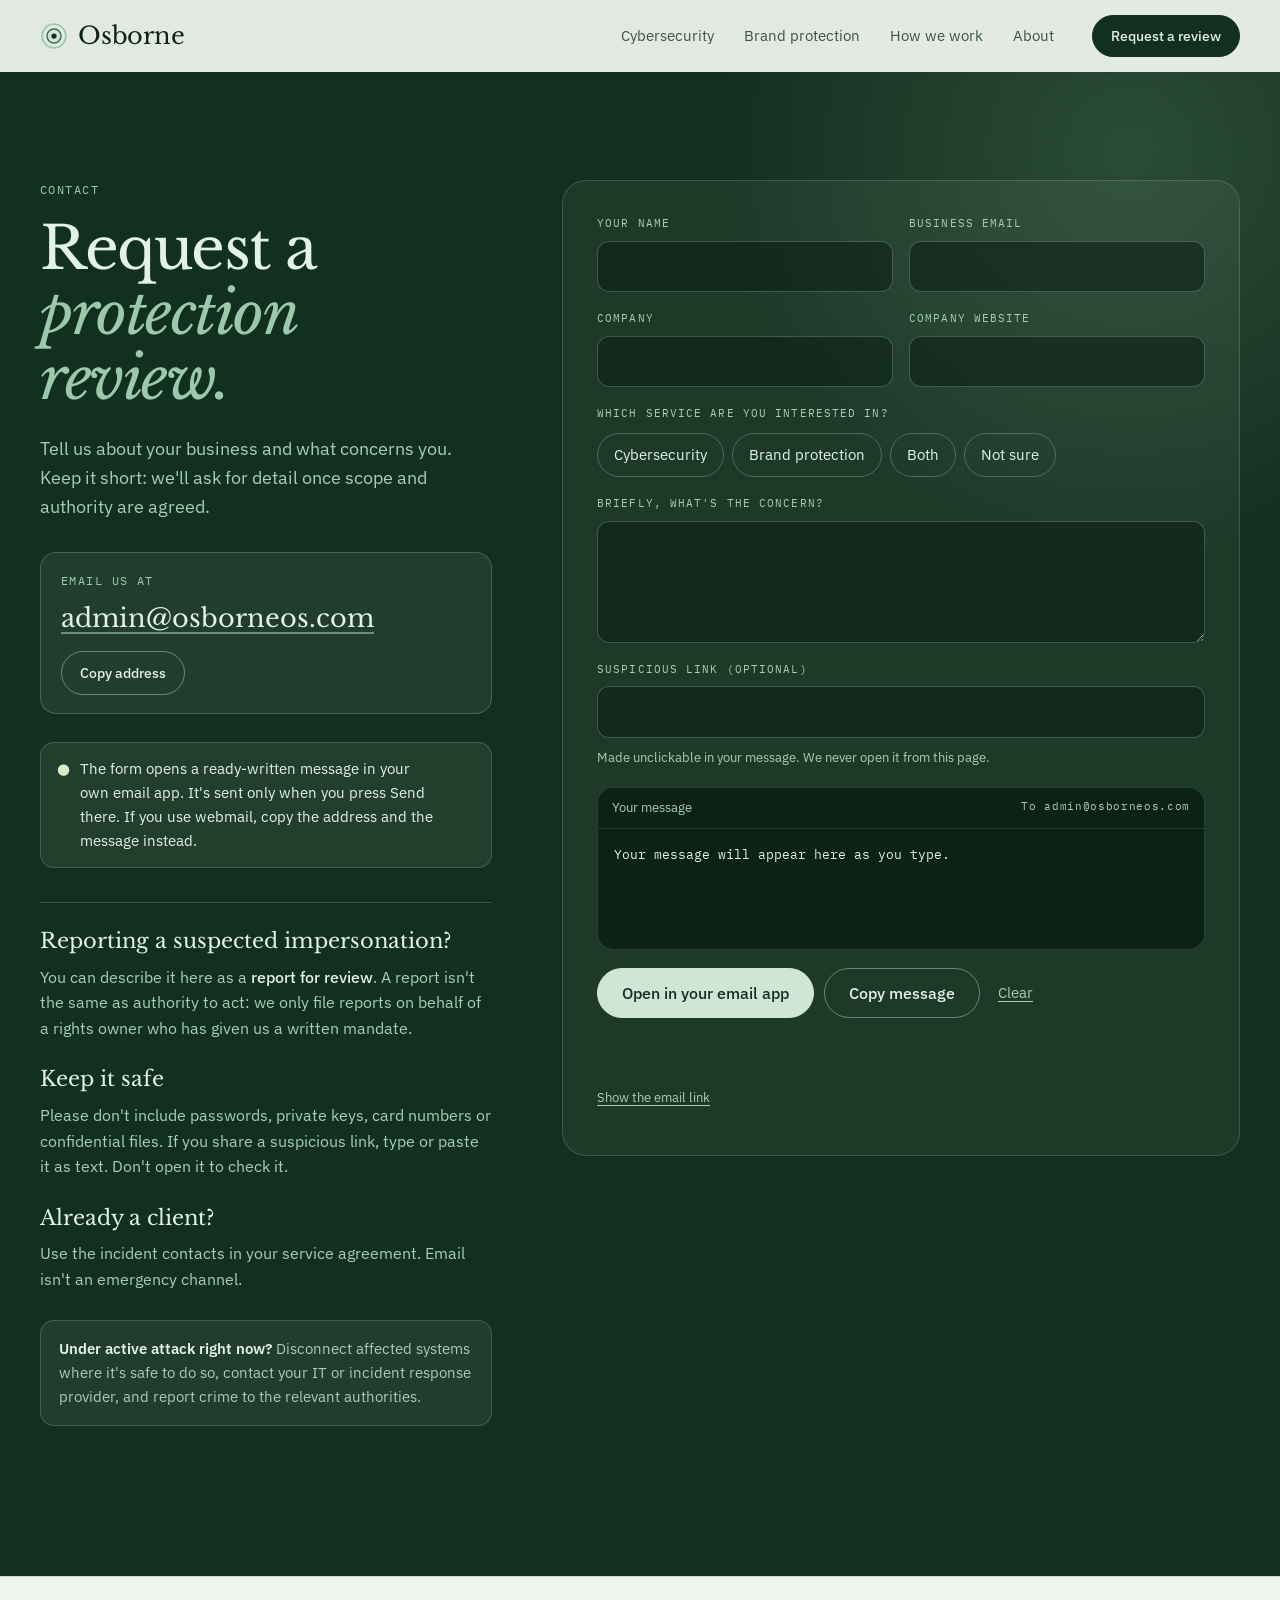
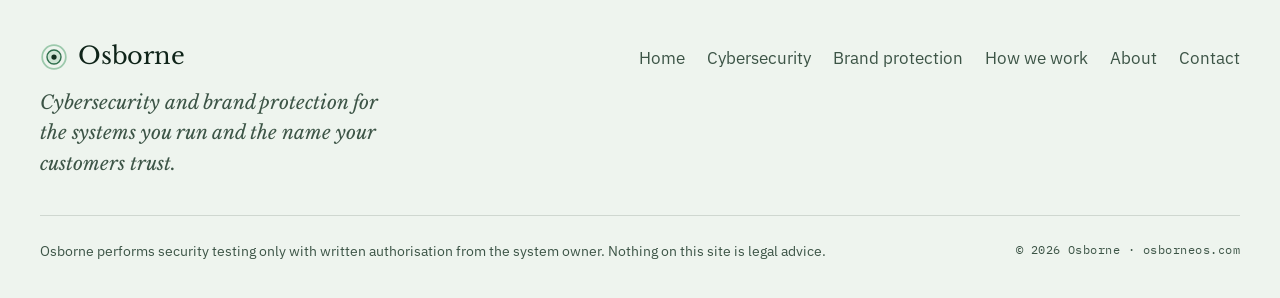
<file: contact/index.html>
<!doctype html>
<html lang="en">
<head>
<meta charset="utf-8">
<meta name="viewport" content="width=device-width, initial-scale=1">
<!-- Static site: no server code. This policy allows only files from this site and blocks inline/third-party scripts, plugins, framing targets and form posts. -->
<meta http-equiv="Content-Security-Policy" content="default-src 'self'; script-src 'self'; style-src 'self'; img-src 'self' data: blob:; font-src 'self'; connect-src 'none'; form-action 'none'; base-uri 'none'; object-src 'none'; frame-src 'none'; worker-src 'none'; manifest-src 'self'">
<meta name="referrer" content="strict-origin-when-cross-origin">
<title>Request a protection review | Osborne</title>
<meta name="description" content="Request a cybersecurity or brand protection review from Osborne. Write a short request and send it from your own email app to admin@osborneos.com.">
<link rel="canonical" href="https://osborneos.com/contact/">
<meta name="theme-color" content="#EEF4EE">

<meta property="og:type" content="website">
<meta property="og:site_name" content="Osborne">
<meta property="og:url" content="https://osborneos.com/contact/">
<meta property="og:title" content="Request a protection review | Osborne">
<meta property="og:description" content="Request a cybersecurity or brand protection review from Osborne. Write a short request and send it from your own email app to admin@osborneos.com.">
<meta property="og:image" content="https://osborneos.com/og-image.png">
<meta property="og:image:width" content="1200">
<meta property="og:image:height" content="630">
<meta property="og:image:alt" content="Osborne. AI has enabled anyone to become a hacker or a scammer. osborneos.com">
<meta property="og:locale" content="en_GB">
<meta name="twitter:card" content="summary_large_image">
<meta name="twitter:title" content="Request a protection review | Osborne">
<meta name="twitter:description" content="Request a cybersecurity or brand protection review from Osborne. Write a short request and send it from your own email app to admin@osborneos.com.">
<meta name="twitter:image" content="https://osborneos.com/og-image.png">
<meta name="twitter:image:alt" content="Osborne. AI has enabled anyone to become a hacker or a scammer. osborneos.com">

<link rel="icon" href="/favicon.ico" sizes="48x48">
<link rel="icon" href="/favicon.svg" type="image/svg+xml">
<link rel="apple-touch-icon" href="/apple-touch-icon.png">

<link rel="preload" href="/fonts/libre-baskerville-normal-latin-eee132.woff2" as="font" type="font/woff2" crossorigin>
<link rel="preload" href="/fonts/ibm-plex-sans-normal-latin-868a23.woff2" as="font" type="font/woff2" crossorigin>
<link rel="stylesheet" href="/fonts.css">
<link rel="stylesheet" href="/styles.css">
</head>
<body class="page-dark-top">
<a class="skip" href="#main">Skip to content</a>

<!-- SHARED HEADER (generated by tools/build-pages.mjs) -->
<header class="nav" id="top">
  <div class="nav-inner">
    <a class="brand" href="/" aria-label="Osborne, home">
      <svg class="mark" viewBox="0 0 32 32" aria-hidden="true"><circle cx="16" cy="16" r="13.5" class="mark-ring"/><circle cx="16" cy="16" r="8" class="mark-ring2"/><circle cx="16" cy="16" r="3" class="mark-core"/></svg>
      <span>Osborne</span>
    </a>
    <nav aria-label="Primary">
      <ul class="nav-links">
        <li><a href="/cybersecurity/">Cybersecurity</a></li>
        <li><a href="/brand-protection/">Brand protection</a></li>
        <li><a href="/how-we-work/">How we work</a></li>
        <li><a href="/about/">About</a></li>
      </ul>
    </nav>
    <a class="btn btn-sm" href="/contact/" aria-current="page">Request a review</a>
    <button class="menu" type="button" aria-expanded="false" aria-controls="mobile-menu" aria-label="Open menu"><span></span><span></span></button>
  </div>
  <div class="mobile-menu" id="mobile-menu" hidden>
    <a href="/">Home</a>
    <a href="/cybersecurity/">Cybersecurity</a>
    <a href="/brand-protection/">Brand protection</a>
    <a href="/how-we-work/">How we work</a>
    <a href="/about/">About</a>
    <a href="/contact/" class="mm-cta" aria-current="page">Request a review</a>
  </div>
</header>

<main id="main">
<section class="enquire enquire-page" id="enquire" aria-labelledby="page-title">
  <div class="wrap enquire-grid">
    <div class="enquire-copy">
      <p class="kicker kicker-light">Contact</p>
      <h1 id="page-title" class="h2 page-title-dark">Request a <em>protection review.</em></h1>
      <p>Tell us about your business and what concerns you. Keep it short: we'll ask for detail once scope and authority are agreed.</p>

      <div class="contact-address">
        <p class="contact-label">Email us at</p>
        <p class="contact-line"><a class="contact-email" href="mailto:admin@osborneos.com">admin@osborneos.com</a>
          <button type="button" class="btn btn-ghost-light btn-sm" id="copy-address">Copy address</button></p>
      </div>
      <p class="local-note" role="note"><span aria-hidden="true">●</span> The form opens a ready-written message in your own email app. It's sent only when you press Send there. If you use webmail, copy the address and the message instead.</p>

      <div class="intake-notes">
        <h2 class="intake-h">Reporting a suspected impersonation?</h2>
        <p>You can describe it here as a <strong>report for review</strong>. A report isn't the same as authority to act: we only file reports on behalf of a rights owner who has given us a written mandate.</p>
        <h2 class="intake-h">Keep it safe</h2>
        <p>Please don't include passwords, private keys, card numbers or confidential files. If you share a suspicious link, type or paste it as text. Don't open it to check it.</p>
        <h2 class="intake-h">Already a client?</h2>
        <p>Use the incident contacts in your service agreement. Email isn't an emergency channel.</p>
      </div>
      <p class="urgent-dark" role="note"><strong>Under active attack right now?</strong> Disconnect affected systems where it's safe to do so, contact your IT or incident response provider, and report crime to the relevant authorities.</p>
    </div>

    <form class="brief" id="brief" novalidate aria-label="Protection review request">
      <div class="row">
        <label class="f"><span>Your name</span><input name="name" autocomplete="name" maxlength="120"></label>
        <label class="f"><span>Business email</span><input name="email" type="email" autocomplete="email" maxlength="200" spellcheck="false"></label>
      </div>
      <div class="row">
        <label class="f"><span>Company</span><input name="company" autocomplete="organization" maxlength="160"></label>
        <label class="f"><span>Company website</span><input name="website" inputmode="url" autocomplete="url" maxlength="200" spellcheck="false"></label>
      </div>

      <fieldset class="f">
        <legend>Which service are you interested in?</legend>
        <div class="chips">
          <label class="chip"><input type="radio" name="service" value="Cybersecurity"><span>Cybersecurity</span></label>
          <label class="chip"><input type="radio" name="service" value="Brand protection"><span>Brand protection</span></label>
          <label class="chip"><input type="radio" name="service" value="Both"><span>Both</span></label>
          <label class="chip"><input type="radio" name="service" value="Not sure yet"><span>Not sure</span></label>
        </div>
      </fieldset>

      <label class="f"><span>Briefly, what's the concern?</span><textarea name="concern" rows="4" maxlength="2000"></textarea></label>

      <label class="f"><span>Suspicious link (optional)</span><input name="suspect" inputmode="url" autocomplete="off" maxlength="500" spellcheck="false" aria-describedby="suspect-help"></label>
      <p class="f-help" id="suspect-help">Made unclickable in your message. We never open it from this page.</p>

      <div class="preview" aria-labelledby="preview-label">
        <p class="preview-head"><span id="preview-label">Your message</span><span class="mono" id="mail-meta">To admin@osborneos.com</span></p>
        <pre id="brief-out" tabindex="0" aria-live="polite"></pre>
      </div>

      <div class="actions">
        <button type="submit" class="btn btn-light" id="open-mail">Open in your email app</button>
        <button type="button" class="btn btn-ghost-light" id="copy-brief">Copy message</button>
        <button type="button" class="link-btn" id="clear-brief">Clear</button>
      </div>
      <p class="status" id="brief-status" role="status" aria-live="polite"></p>
      <details class="mailto-raw">
        <summary>Show the email link</summary>
        <code id="mailto-href"></code>
      </details>
    </form>
  </div>
</section>
</main>

<!-- SHARED FOOTER (generated by tools/build-pages.mjs) -->
<footer class="footer">
  <div class="wrap">
    <div class="foot-top">
      <div class="foot-brand">
        <a class="brand" href="/"><svg class="mark" viewBox="0 0 32 32" aria-hidden="true"><circle cx="16" cy="16" r="13.5" class="mark-ring"/><circle cx="16" cy="16" r="8" class="mark-ring2"/><circle cx="16" cy="16" r="3" class="mark-core"/></svg><span>Osborne</span></a>
        <p class="foot-line">Cybersecurity and brand protection for the systems you run and the name your customers trust.</p>
      </div>
      <nav class="foot-nav" aria-label="Footer">
        <a href="/">Home</a>
        <a href="/cybersecurity/">Cybersecurity</a>
        <a href="/brand-protection/">Brand protection</a>
        <a href="/how-we-work/">How we work</a>
        <a href="/about/">About</a>
        <a href="/contact/">Contact</a>
      </nav>
    </div>
    <div class="foot-bottom">
      <p>Osborne performs security testing only with written authorisation from the system owner. Nothing on this site is legal advice.</p>
      <p class="mono">© <span id="yr">2026</span> Osborne · osborneos.com</p>
    </div>
  </div>
</footer>

<script src="/main.js" defer></script>
</body>
</html>
</file>
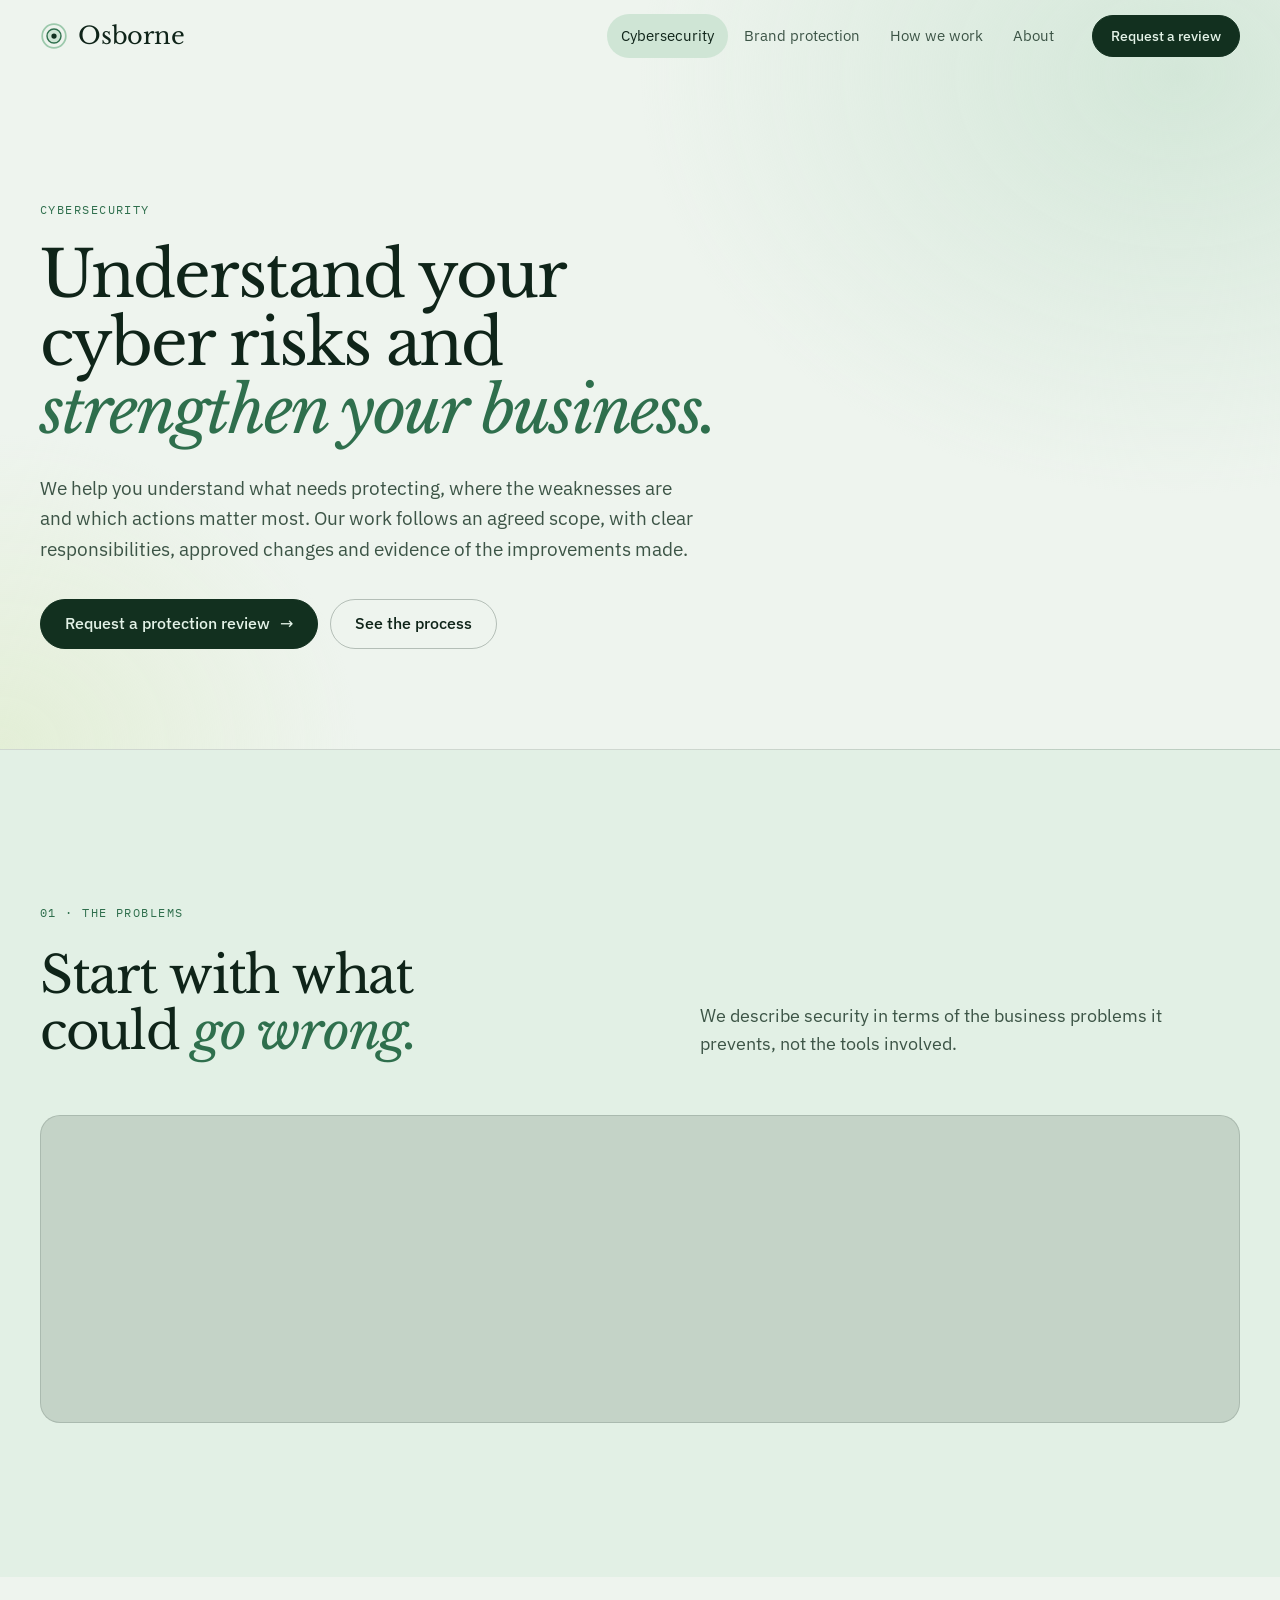
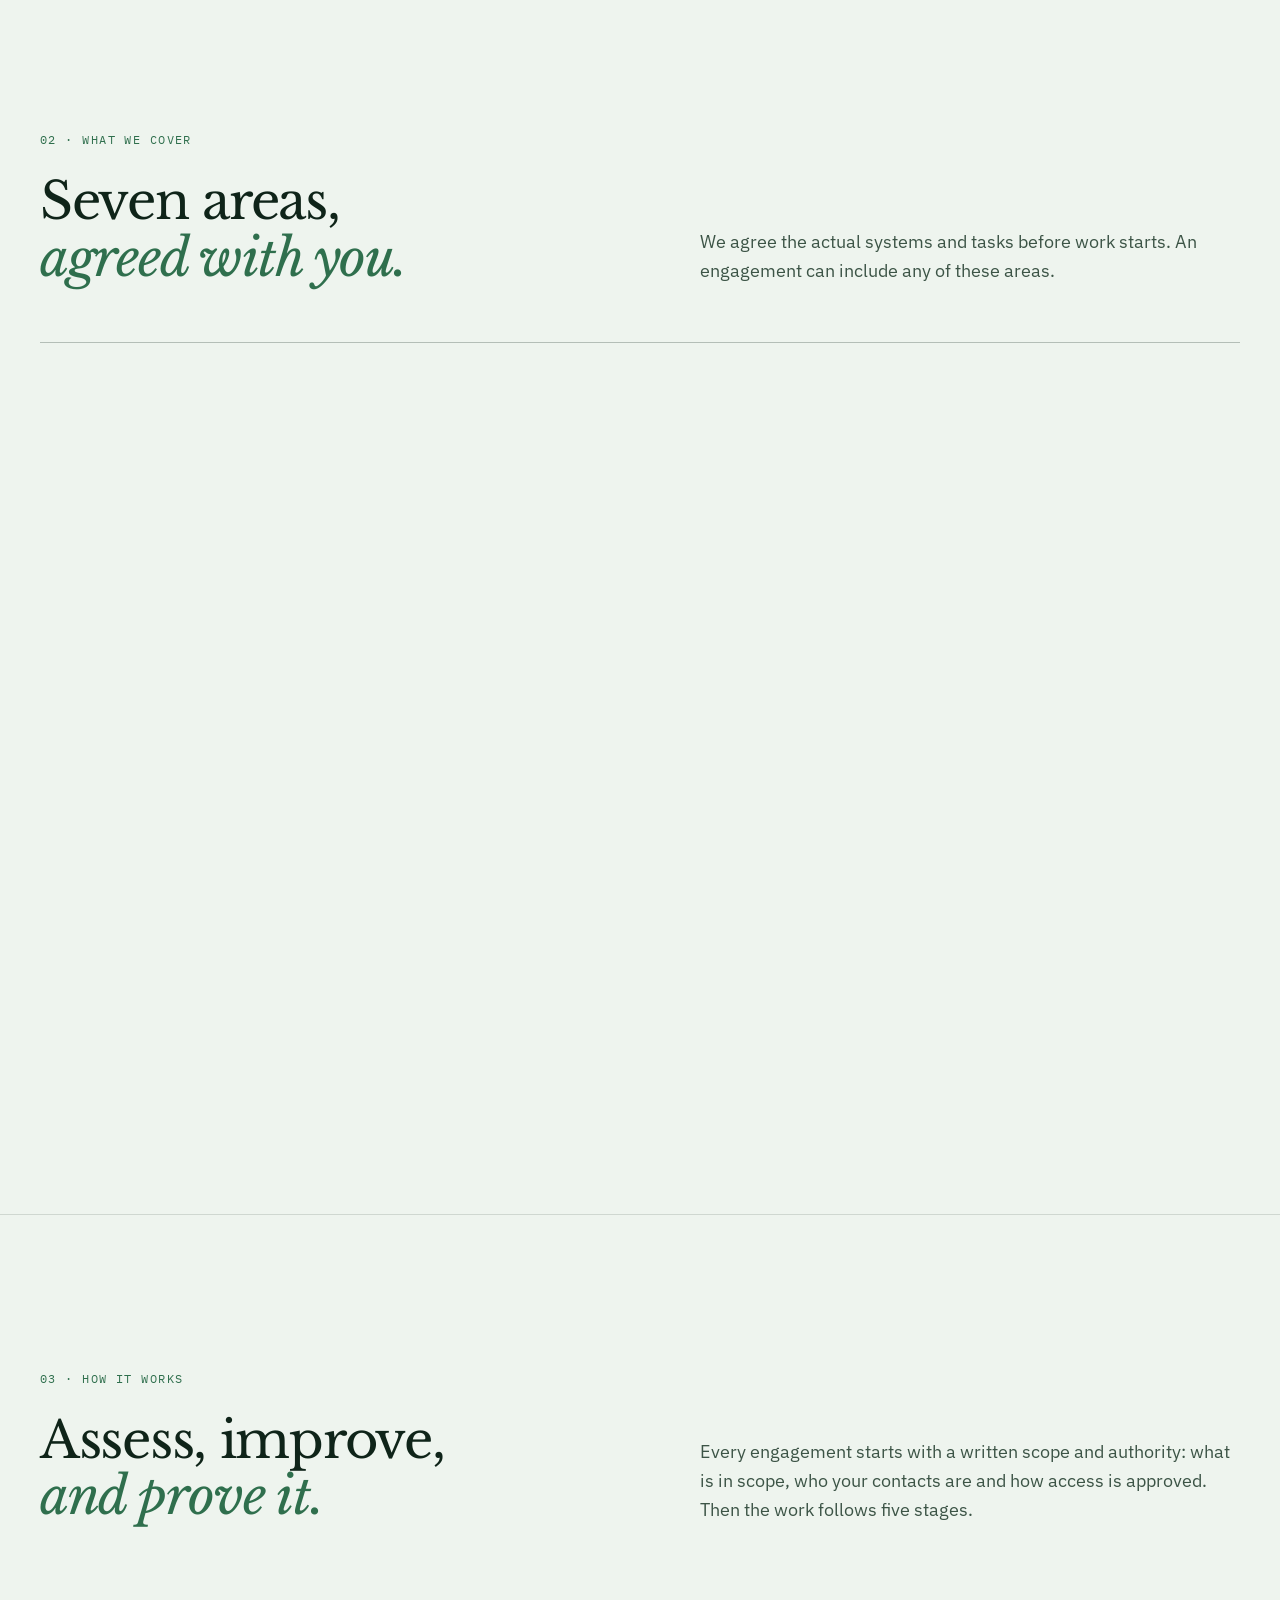
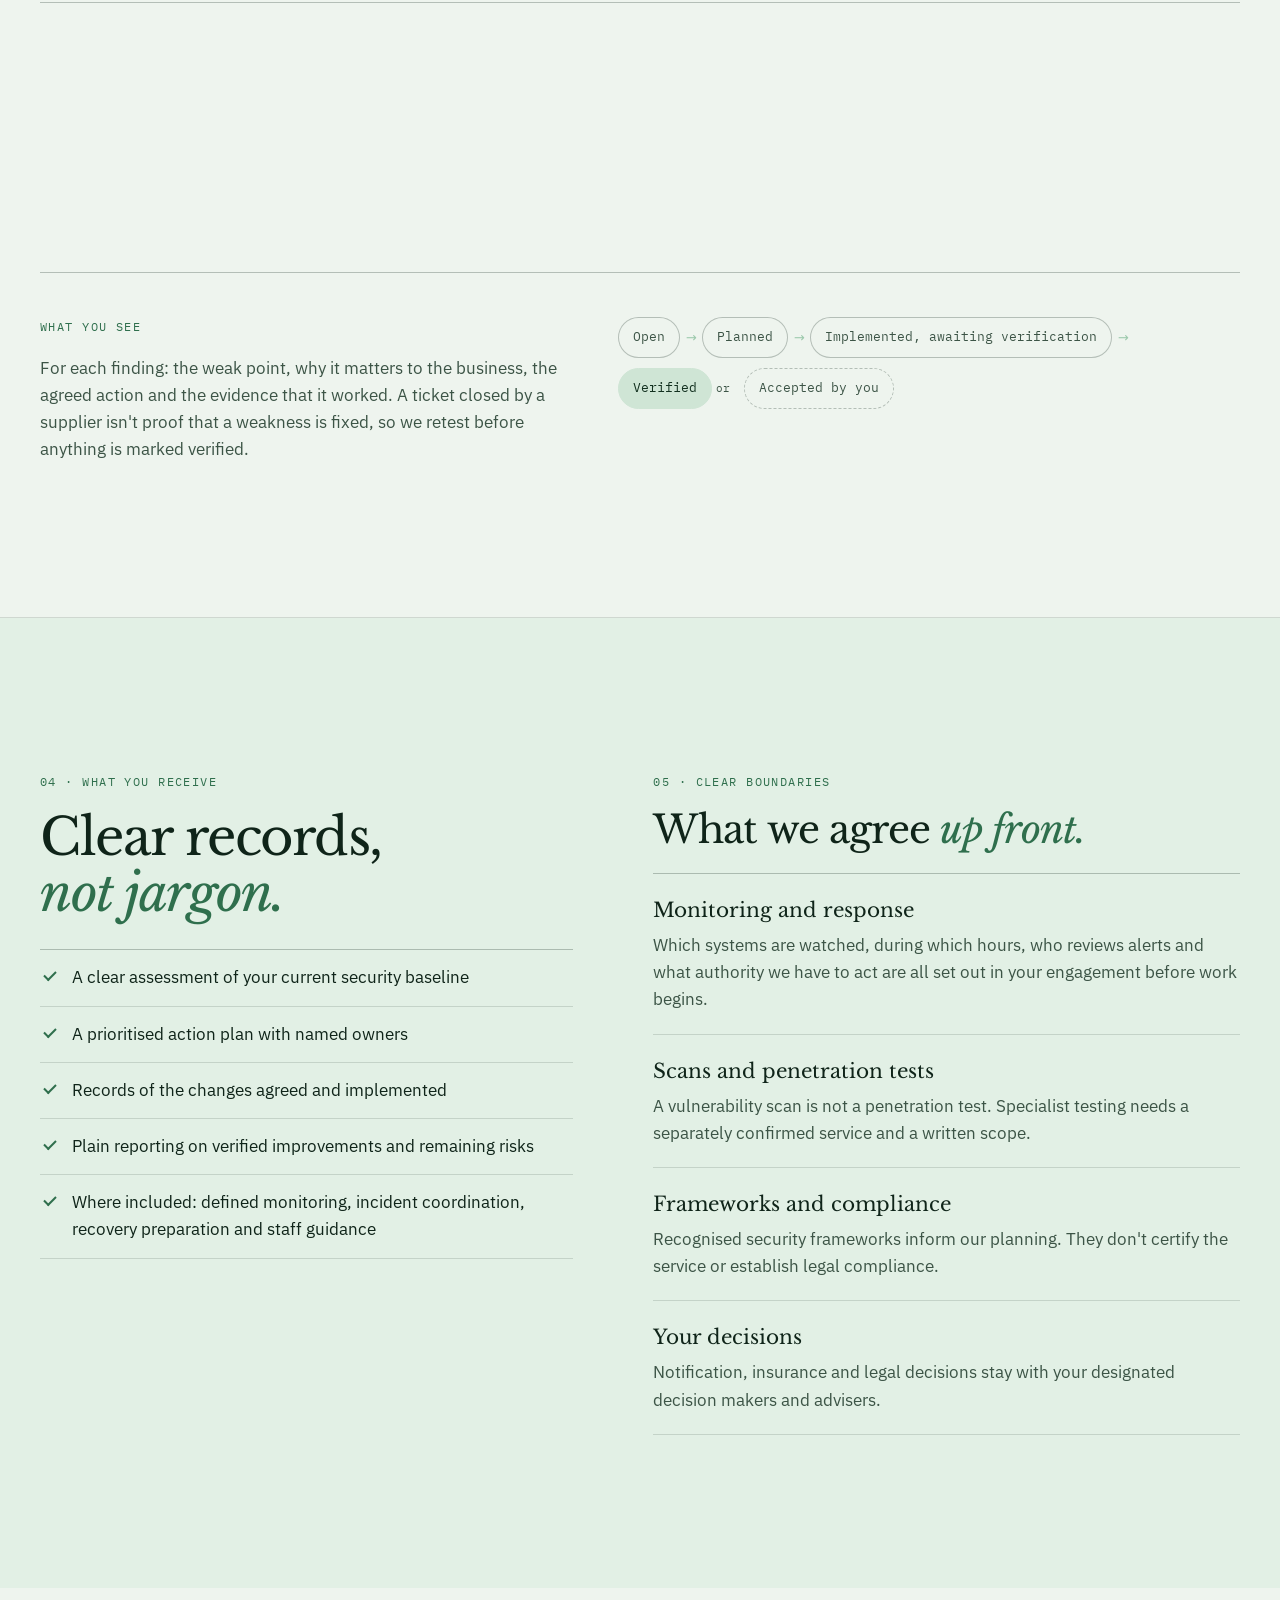
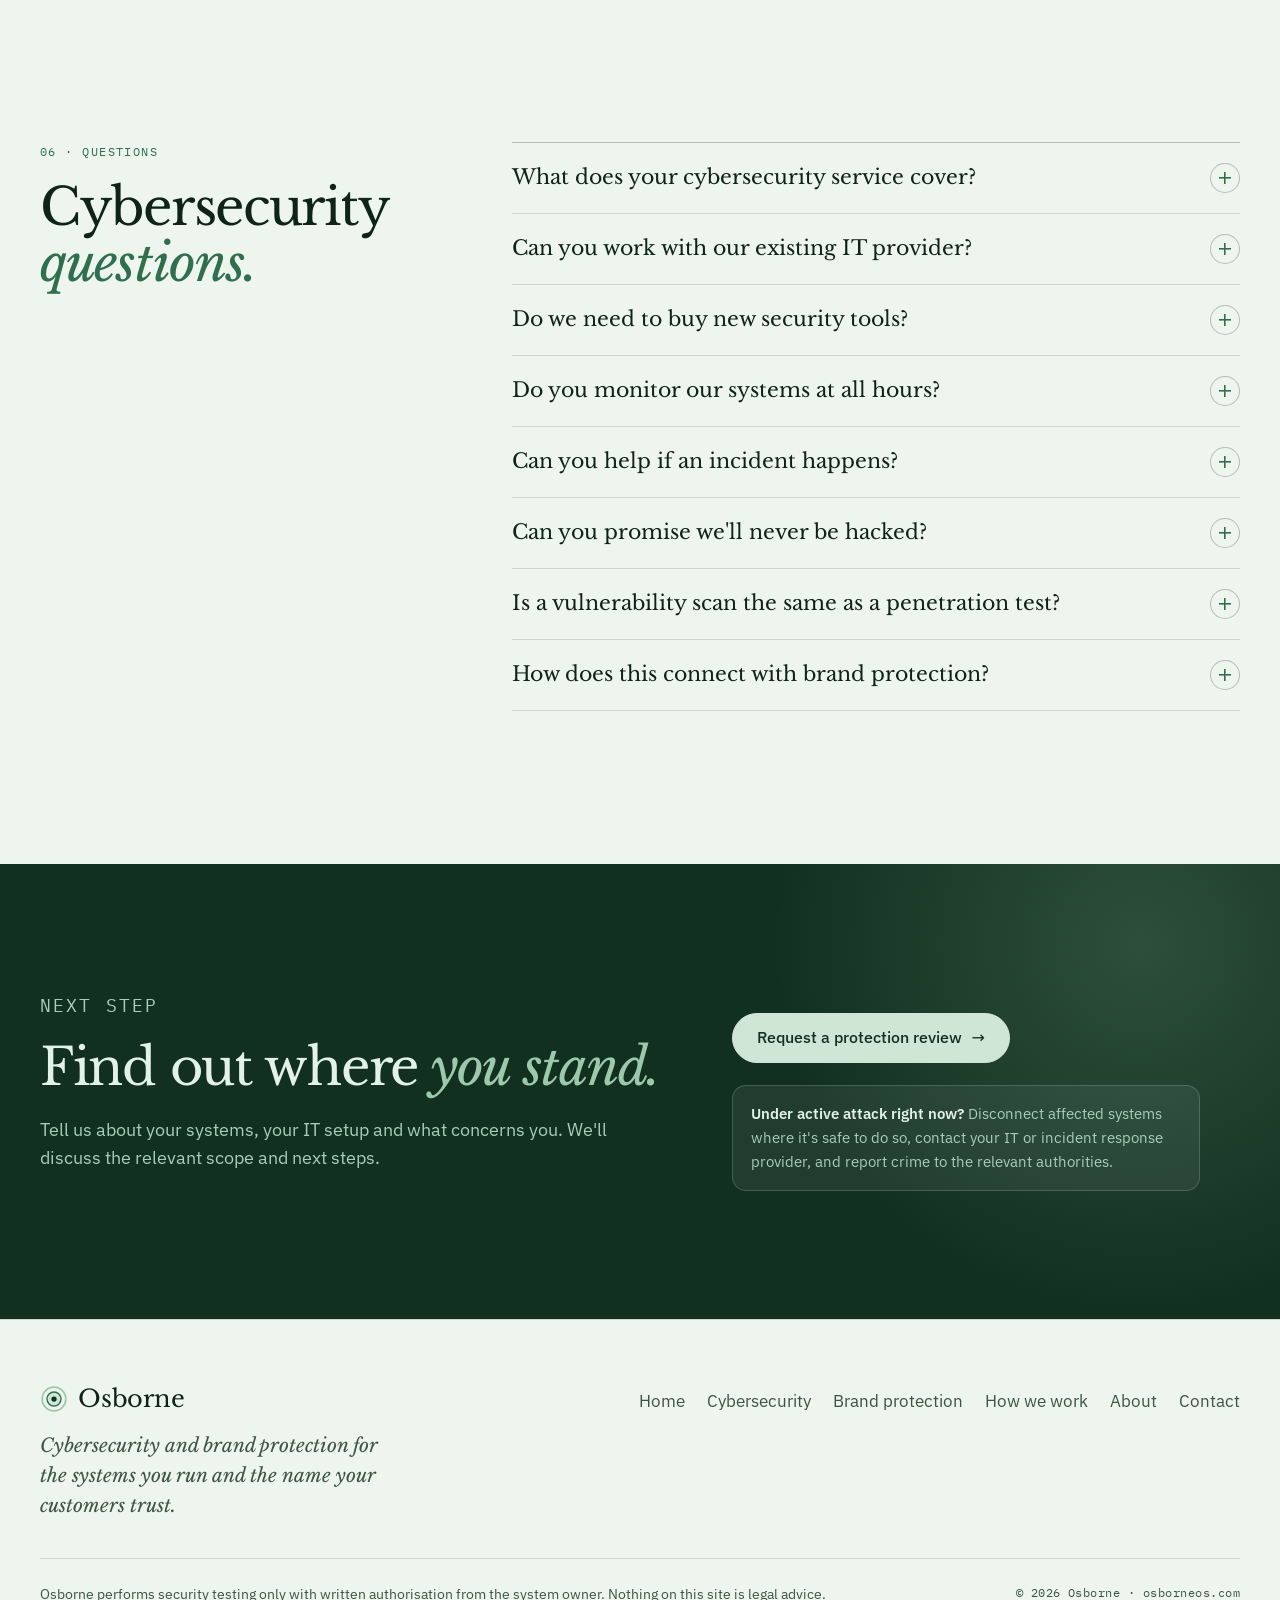
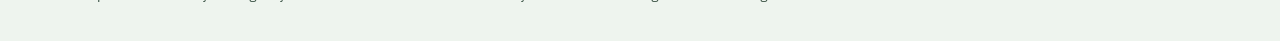
<file: cybersecurity/index.html>
<!doctype html>
<html lang="en">
<head>
<meta charset="utf-8">
<meta name="viewport" content="width=device-width, initial-scale=1">
<!-- Static site: no server code. This policy allows only files from this site and blocks inline/third-party scripts, plugins, framing targets and form posts. -->
<meta http-equiv="Content-Security-Policy" content="default-src 'self'; script-src 'self'; style-src 'self'; img-src 'self' data: blob:; font-src 'self'; connect-src 'none'; form-action 'none'; base-uri 'none'; object-src 'none'; frame-src 'none'; worker-src 'none'; manifest-src 'self'">
<meta name="referrer" content="strict-origin-when-cross-origin">
<title>Cybersecurity | Osborne</title>
<meta name="description" content="Understand your cyber risks and strengthen your business. Osborne assesses risks, agrees practical improvements within scope and verifies the result.">
<link rel="canonical" href="https://osborneos.com/cybersecurity/">
<meta name="theme-color" content="#EEF4EE">

<meta property="og:type" content="website">
<meta property="og:site_name" content="Osborne">
<meta property="og:url" content="https://osborneos.com/cybersecurity/">
<meta property="og:title" content="Cybersecurity | Osborne">
<meta property="og:description" content="Understand your cyber risks and strengthen your business. Osborne assesses risks, agrees practical improvements within scope and verifies the result.">
<meta property="og:image" content="https://osborneos.com/og-image.png">
<meta property="og:image:width" content="1200">
<meta property="og:image:height" content="630">
<meta property="og:image:alt" content="Osborne. AI has enabled anyone to become a hacker or a scammer. osborneos.com">
<meta property="og:locale" content="en_GB">
<meta name="twitter:card" content="summary_large_image">
<meta name="twitter:title" content="Cybersecurity | Osborne">
<meta name="twitter:description" content="Understand your cyber risks and strengthen your business. Osborne assesses risks, agrees practical improvements within scope and verifies the result.">
<meta name="twitter:image" content="https://osborneos.com/og-image.png">
<meta name="twitter:image:alt" content="Osborne. AI has enabled anyone to become a hacker or a scammer. osborneos.com">

<link rel="icon" href="/favicon.ico" sizes="48x48">
<link rel="icon" href="/favicon.svg" type="image/svg+xml">
<link rel="apple-touch-icon" href="/apple-touch-icon.png">

<link rel="preload" href="/fonts/libre-baskerville-normal-latin-eee132.woff2" as="font" type="font/woff2" crossorigin>
<link rel="preload" href="/fonts/ibm-plex-sans-normal-latin-868a23.woff2" as="font" type="font/woff2" crossorigin>
<link rel="stylesheet" href="/fonts.css">
<link rel="stylesheet" href="/styles.css">
</head>
<body>
<a class="skip" href="#main">Skip to content</a>

<!-- SHARED HEADER (generated by tools/build-pages.mjs) -->
<header class="nav" id="top">
  <div class="nav-inner">
    <a class="brand" href="/" aria-label="Osborne, home">
      <svg class="mark" viewBox="0 0 32 32" aria-hidden="true"><circle cx="16" cy="16" r="13.5" class="mark-ring"/><circle cx="16" cy="16" r="8" class="mark-ring2"/><circle cx="16" cy="16" r="3" class="mark-core"/></svg>
      <span>Osborne</span>
    </a>
    <nav aria-label="Primary">
      <ul class="nav-links">
        <li><a href="/cybersecurity/" aria-current="page">Cybersecurity</a></li>
        <li><a href="/brand-protection/">Brand protection</a></li>
        <li><a href="/how-we-work/">How we work</a></li>
        <li><a href="/about/">About</a></li>
      </ul>
    </nav>
    <a class="btn btn-sm" href="/contact/">Request a review</a>
    <button class="menu" type="button" aria-expanded="false" aria-controls="mobile-menu" aria-label="Open menu"><span></span><span></span></button>
  </div>
  <div class="mobile-menu" id="mobile-menu" hidden>
    <a href="/">Home</a>
    <a href="/cybersecurity/" aria-current="page">Cybersecurity</a>
    <a href="/brand-protection/">Brand protection</a>
    <a href="/how-we-work/">How we work</a>
    <a href="/about/">About</a>
    <a href="/contact/" class="mm-cta">Request a review</a>
  </div>
</header>

<main id="main">
<!-- PAGE HERO -->
<section class="page-hero" aria-labelledby="page-title">
  <div class="wrap page-hero-inner">
    <p class="kicker">Cybersecurity</p>
    <h1 id="page-title" class="page-title">Understand your cyber risks and <em>strengthen your business.</em></h1>
    <p class="page-lede">We help you understand what needs protecting, where the weaknesses are and which actions matter most. Our work follows an agreed scope, with clear responsibilities, approved changes and evidence of the improvements made.</p>
    <div class="cta-row">
      <a class="btn" href="/contact/">Request a protection review <span aria-hidden="true">→</span></a>
      <a class="btn btn-quiet" href="#process">See the process</a>
    </div>
  </div>
</section>

<!-- PROBLEMS -->
<section class="section band-mint" aria-labelledby="problems-title">
  <div class="wrap">
    <div class="sec-head">
      <p class="kicker">01 · The problems</p>
      <h2 id="problems-title" class="h2">Start with what could <em>go wrong.</em></h2>
      <p class="sec-intro">We describe security in terms of the business problems it prevents, not the tools involved.</p>
    </div>
    <ul class="problem-grid">
      <li class="reveal"><h3>Account takeover</h3><p>Stolen or guessed passwords used to get into email, finance or admin accounts.</p></li>
      <li class="reveal"><h3>Unsafe access</h3><p>Staff, former staff or suppliers with more access than they need.</p></li>
      <li class="reveal"><h3>Exposed systems</h3><p>Out-of-date or misconfigured devices and services that attackers can reach.</p></li>
      <li class="reveal"><h3>Malicious email</h3><p>Phishing, fake invoices and messages made to look as if they come from you.</p></li>
      <li class="reveal"><h3>Data loss</h3><p>Important files deleted, encrypted or copied without permission.</p></li>
      <li class="reveal"><h3>Operational disruption</h3><p>An incident that stops the systems your business depends on.</p></li>
    </ul>
  </div>
</section>

<!-- MODULES -->
<section class="section" aria-labelledby="modules-title">
  <div class="wrap">
    <div class="sec-head">
      <p class="kicker">02 · What we cover</p>
      <h2 id="modules-title" class="h2">Seven areas, <em>agreed with you.</em></h2>
      <p class="sec-intro">We agree the actual systems and tasks before work starts. An engagement can include any of these areas.</p>
    </div>
    <ol class="modules">
      <li class="reveal"><h3>Risk assessment and security planning</h3><p>Map important systems, data and business dependencies, assess existing controls and agree a practical improvement plan. You get a baseline, priorities, named action owners and a record of remaining risk.</p></li>
      <li class="reveal"><h3>Identity, access and email security</h3><p>Review user and administrator access, multi-factor authentication, account recovery and staff joining or leaving. Strengthen mailbox protection and domain authentication without breaking genuine business email.</p></li>
      <li class="reveal"><h3>Device, cloud and network protection</h3><p>Review the agreed computers, servers, cloud services, remote access and network controls, then implement approved updates, encryption and protection. We record what is covered and who maintains each control.</p></li>
      <li class="reveal"><h3>Vulnerability assessment and remediation</h3><p>Authorised configuration reviews and appropriate scanning of agreed assets. We validate findings, rank them in business context, coordinate fixes and retest.</p></li>
      <li class="reveal"><h3>Monitoring and incident coordination</h3><p>Review agreed alerts and log sources, investigate suspicious activity and escalate incidents to your named contacts. Monitored systems, hours and responsibilities are defined in your engagement.</p></li>
      <li class="reveal"><h3>Backup, recovery and resilience</h3><p>Review what is backed up and how it is protected, test that it can actually be restored, and agree incident contacts and recovery priorities.</p></li>
      <li class="reveal"><h3>People, suppliers and governance</h3><p>Practical staff guidance, reporting routes, access procedures and supplier security reviews, plus clear explanations that help management make decisions.</p></li>
    </ol>
  </div>
</section>

<!-- PROCESS -->
<section class="section band-paper-line" id="process" aria-labelledby="process-title">
  <div class="wrap">
    <div class="sec-head">
      <p class="kicker">03 · How it works</p>
      <h2 id="process-title" class="h2">Assess, improve, <em>and prove it.</em></h2>
      <p class="sec-intro">Every engagement starts with a written scope and authority: what is in scope, who your contacts are and how access is approved. Then the work follows five stages.</p>
    </div>
    <ol class="steps">
      <li class="reveal"><span class="s-n">1</span><h3>Assess</h3><p>Map important assets and review the current security baseline.</p></li>
      <li class="reveal"><span class="s-n">2</span><h3>Prioritise</h3><p>Rank findings by business impact and agree the actions that matter most.</p></li>
      <li class="reveal"><span class="s-n">3</span><h3>Improve</h3><p>Implement approved changes with your team or IT provider.</p></li>
      <li class="reveal"><span class="s-n">4</span><h3>Verify</h3><p>Check that each intended improvement actually works.</p></li>
      <li class="reveal"><span class="s-n">5</span><h3>Review</h3><p>Keep monitoring, response and recovery arrangements current as your business changes.</p></li>
    </ol>

    <div class="status-block">
      <div>
        <p class="kicker">What you see</p>
        <p class="status-intro">For each finding: the weak point, why it matters to the business, the agreed action and the evidence that it worked. A ticket closed by a supplier isn't proof that a weakness is fixed, so we retest before anything is marked verified.</p>
      </div>
      <ol class="status-flow" aria-label="Finding status">
        <li>Open</li><li>Planned</li><li>Implemented, awaiting verification</li><li>Verified</li><li>Accepted by you</li>
      </ol>
    </div>
  </div>
</section>

<!-- DELIVERABLES AND BOUNDARIES -->
<section class="section band-mint" aria-labelledby="receive-title">
  <div class="wrap split">
    <div>
      <p class="kicker">04 · What you receive</p>
      <h2 id="receive-title" class="h2">Clear records, <em>not jargon.</em></h2>
      <ul class="ticks">
        <li>A clear assessment of your current security baseline</li>
        <li>A prioritised action plan with named owners</li>
        <li>Records of the changes agreed and implemented</li>
        <li>Plain reporting on verified improvements and remaining risks</li>
        <li>Where included: defined monitoring, incident coordination, recovery preparation and staff guidance</li>
      </ul>
    </div>
    <div>
      <p class="kicker">05 · Clear boundaries</p>
      <h2 class="h2 h2-sm">What we agree <em>up front.</em></h2>
      <dl class="bounds">
        <dt>Monitoring and response</dt>
        <dd>Which systems are watched, during which hours, who reviews alerts and what authority we have to act are all set out in your engagement before work begins.</dd>
        <dt>Scans and penetration tests</dt>
        <dd>A vulnerability scan is not a penetration test. Specialist testing needs a separately confirmed service and a written scope.</dd>
        <dt>Frameworks and compliance</dt>
        <dd>Recognised security frameworks inform our planning. They don't certify the service or establish legal compliance.</dd>
        <dt>Your decisions</dt>
        <dd>Notification, insurance and legal decisions stay with your designated decision makers and advisers.</dd>
      </dl>
    </div>
  </div>
</section>

<!-- FAQ -->
<section class="section" aria-labelledby="faq-title">
  <div class="wrap faq-wrap">
    <div>
      <p class="kicker">06 · Questions</p>
      <h2 id="faq-title" class="h2">Cybersecurity <em>questions.</em></h2>
    </div>
    <div class="faq">
      <details><summary>What does your cybersecurity service cover?</summary><p>We agree the systems and tasks with you. This can include security assessment, account and email protection, device and cloud configuration, vulnerability remediation, monitoring, incident coordination, recovery preparation and staff guidance.</p></details>
      <details><summary>Can you work with our existing IT provider?</summary><p>Yes, where agreed. We define responsibilities with your team and providers, coordinate approved changes and check the results. You can see which actions we own and which depend on others.</p></details>
      <details><summary>Do we need to buy new security tools?</summary><p>We begin with your existing environment and controls. If an additional tool or licence is needed for the agreed work, we explain its purpose and get your approval first.</p></details>
      <details><summary>Do you monitor our systems at all hours?</summary><p>Your engagement defines what is collected, when it is reviewed and how we respond. We explain the monitored systems, review hours and response arrangements before work begins.</p></details>
      <details><summary>Can you help if an incident happens?</summary><p>Incident support depends on the agreed service and authority. We define contacts, responsibilities and escalation in advance, including when specialist partners are needed. Your service agreement explains how to reach us and what response is included.</p></details>
      <details><summary>Can you promise we'll never be hacked?</summary><p>No. No service can prevent every incident. We help reduce identified risks, improve agreed controls and prepare your business to detect, respond and recover.</p></details>
      <details><summary>Is a vulnerability scan the same as a penetration test?</summary><p>No. A scan identifies potential weaknesses using a defined method. A penetration test uses a separate specialist scope and method. We explain which type of assessment is included before work starts.</p></details>
      <details><summary>How does this connect with brand protection?</summary><p>Cybersecurity addresses your systems and access. <a href="/brand-protection/">Brand protection</a> addresses outside misuse of your identity and rights. When a campaign affects both, we link the evidence and coordinate the two workstreams.</p></details>
    </div>
  </div>
</section>

<!-- CTA -->
<section class="cta-band" aria-labelledby="cta-title">
  <div class="wrap cta-band-inner">
    <div>
      <p class="kicker kicker-light">Next step</p>
      <h2 id="cta-title" class="h2">Find out where <em>you stand.</em></h2>
      <p>Tell us about your systems, your IT setup and what concerns you. We'll discuss the relevant scope and next steps.</p>
    </div>
    <div class="cta-band-actions">
      <a class="btn btn-light" href="/contact/">Request a protection review <span aria-hidden="true">→</span></a>
      <p class="urgent-dark" role="note"><strong>Under active attack right now?</strong> Disconnect affected systems where it's safe to do so, contact your IT or incident response provider, and report crime to the relevant authorities.</p>
    </div>
  </div>
</section>
</main>

<!-- SHARED FOOTER (generated by tools/build-pages.mjs) -->
<footer class="footer">
  <div class="wrap">
    <div class="foot-top">
      <div class="foot-brand">
        <a class="brand" href="/"><svg class="mark" viewBox="0 0 32 32" aria-hidden="true"><circle cx="16" cy="16" r="13.5" class="mark-ring"/><circle cx="16" cy="16" r="8" class="mark-ring2"/><circle cx="16" cy="16" r="3" class="mark-core"/></svg><span>Osborne</span></a>
        <p class="foot-line">Cybersecurity and brand protection for the systems you run and the name your customers trust.</p>
      </div>
      <nav class="foot-nav" aria-label="Footer">
        <a href="/">Home</a>
        <a href="/cybersecurity/">Cybersecurity</a>
        <a href="/brand-protection/">Brand protection</a>
        <a href="/how-we-work/">How we work</a>
        <a href="/about/">About</a>
        <a href="/contact/">Contact</a>
      </nav>
    </div>
    <div class="foot-bottom">
      <p>Osborne performs security testing only with written authorisation from the system owner. Nothing on this site is legal advice.</p>
      <p class="mono">© <span id="yr">2026</span> Osborne · osborneos.com</p>
    </div>
  </div>
</footer>

<script src="/main.js" defer></script>
</body>
</html>
</file>
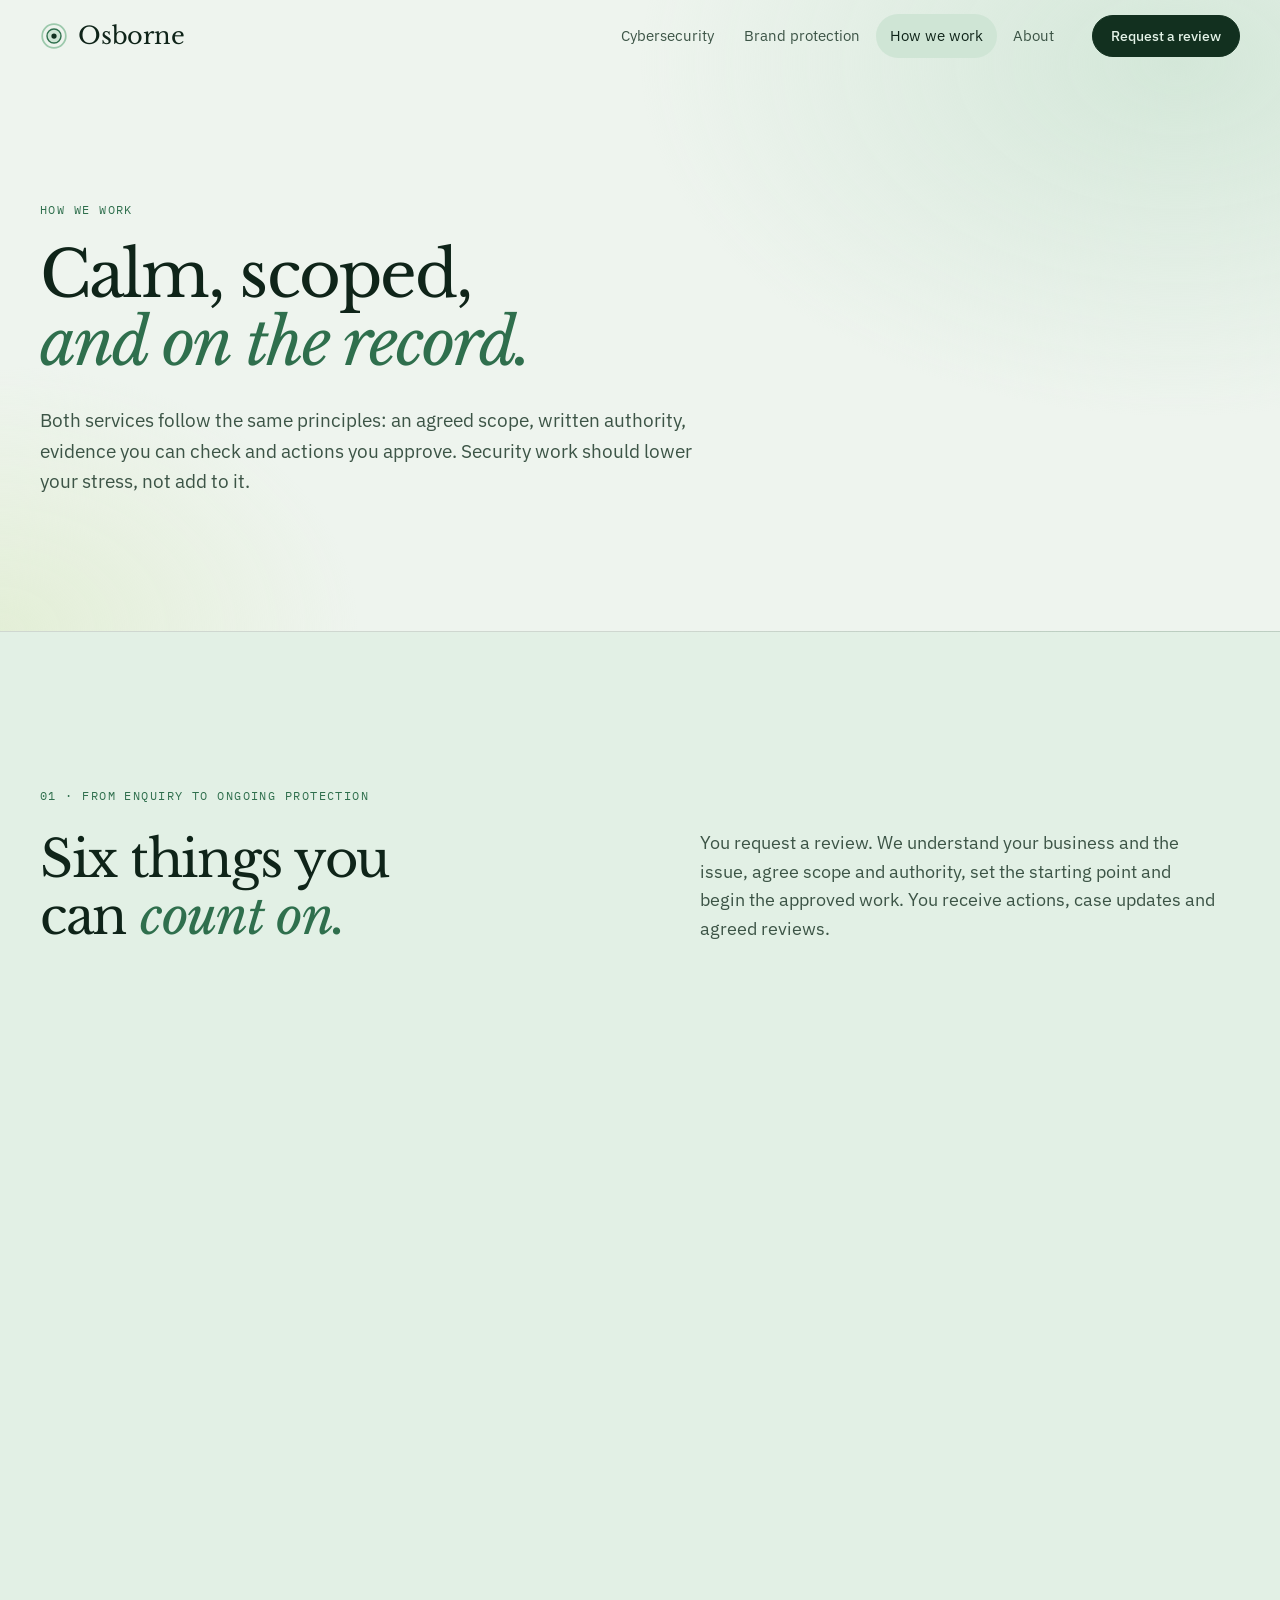
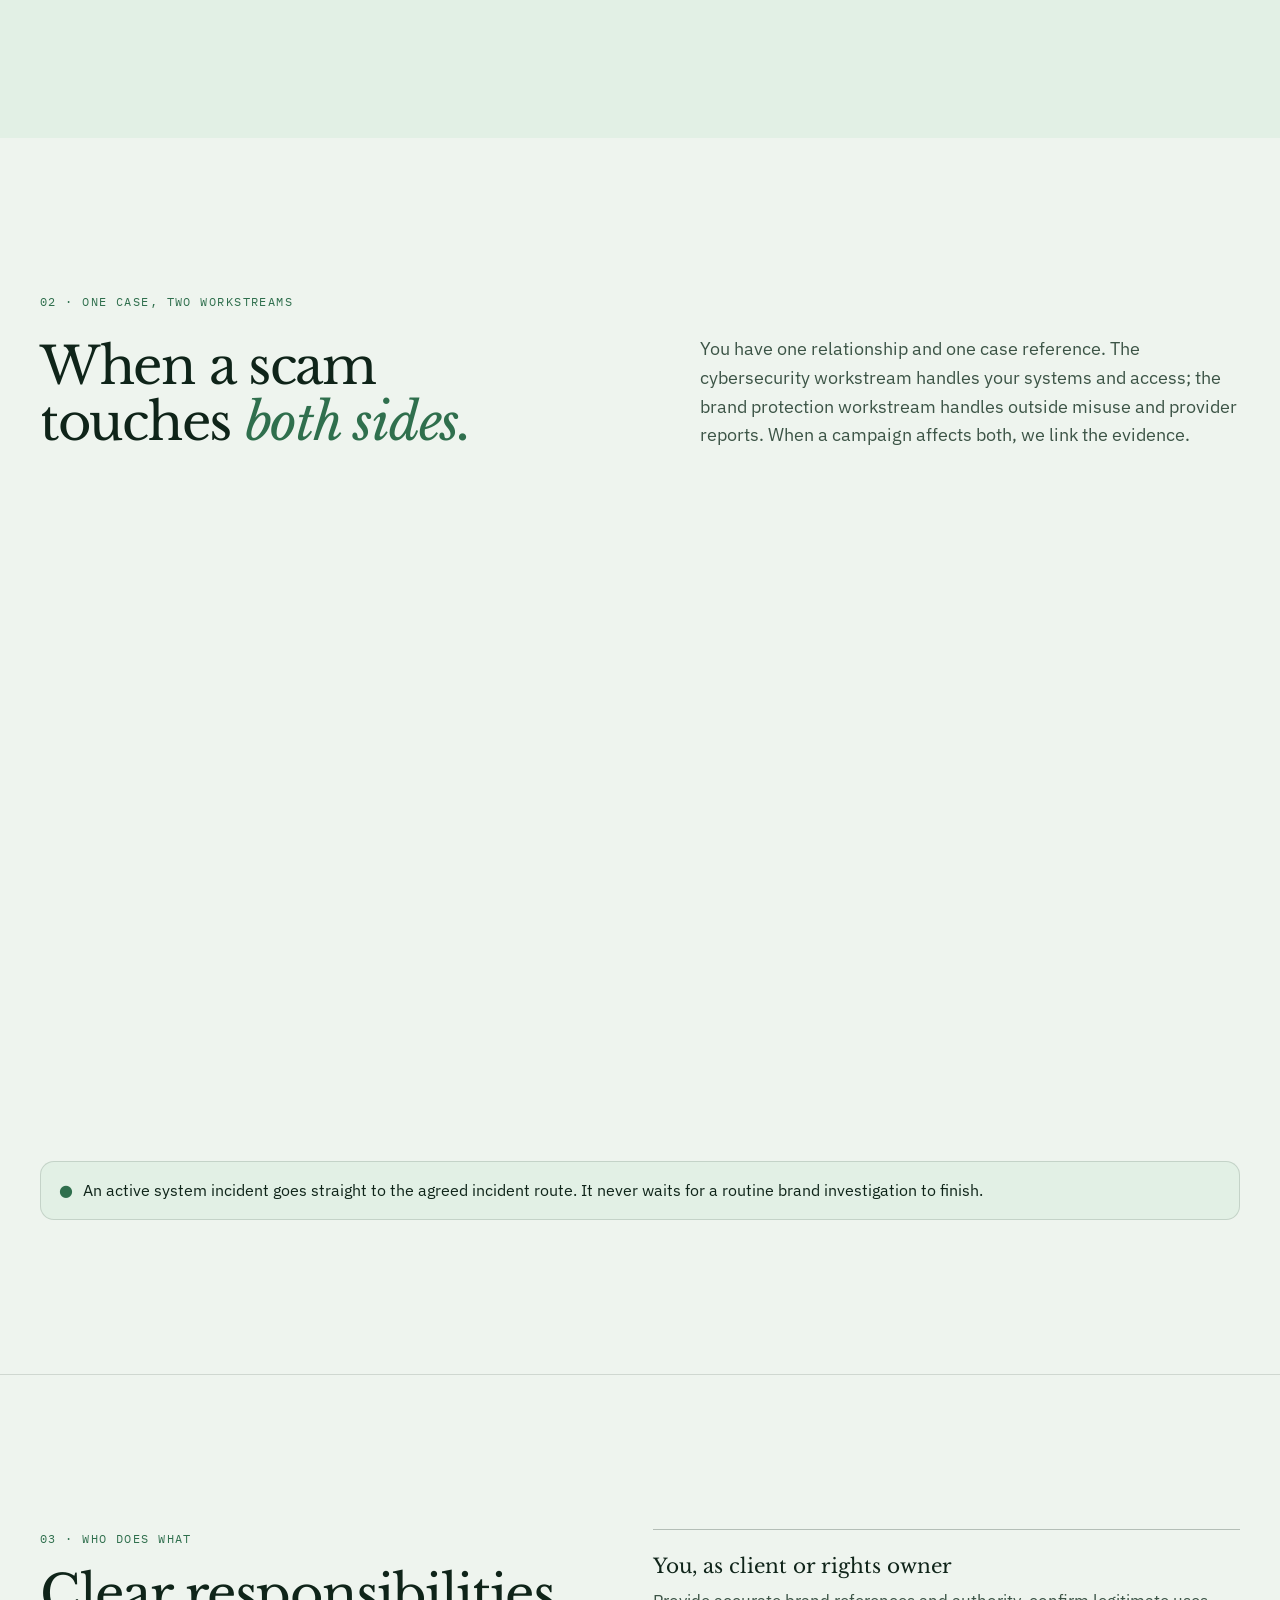
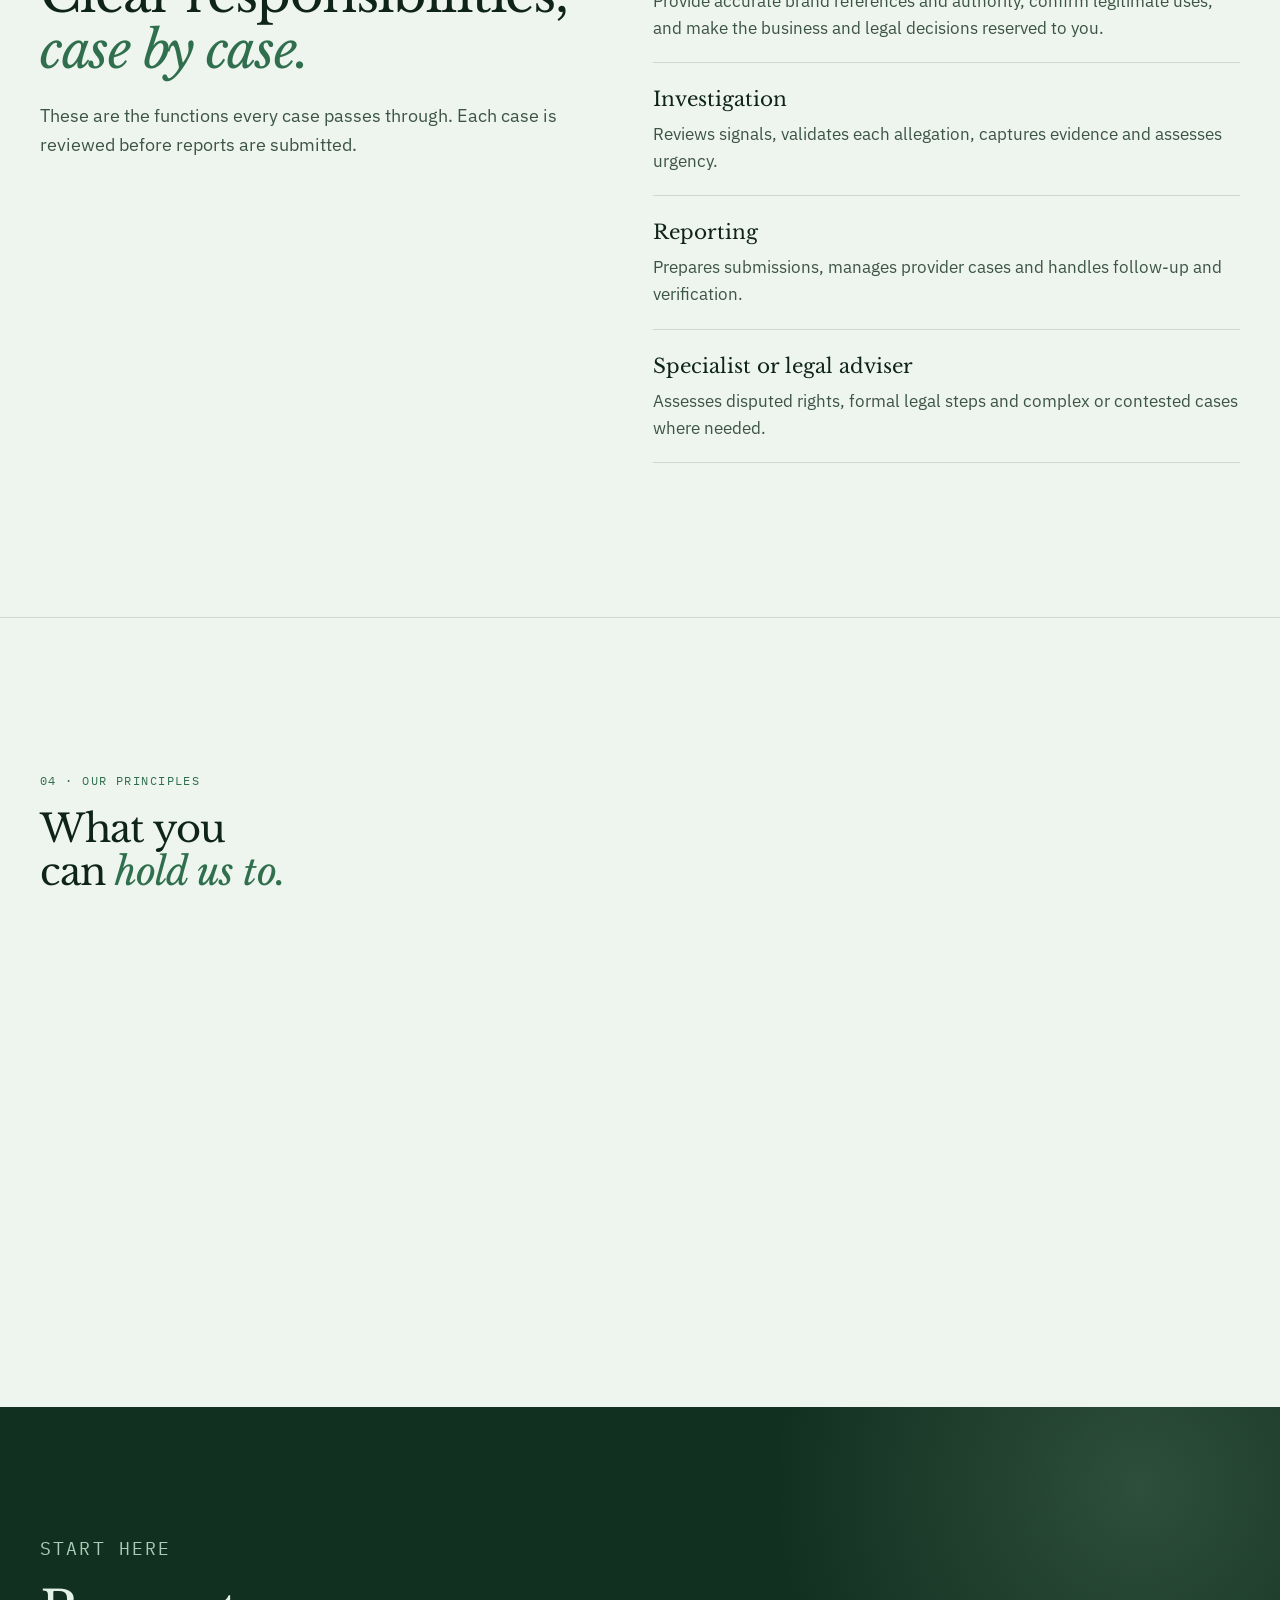
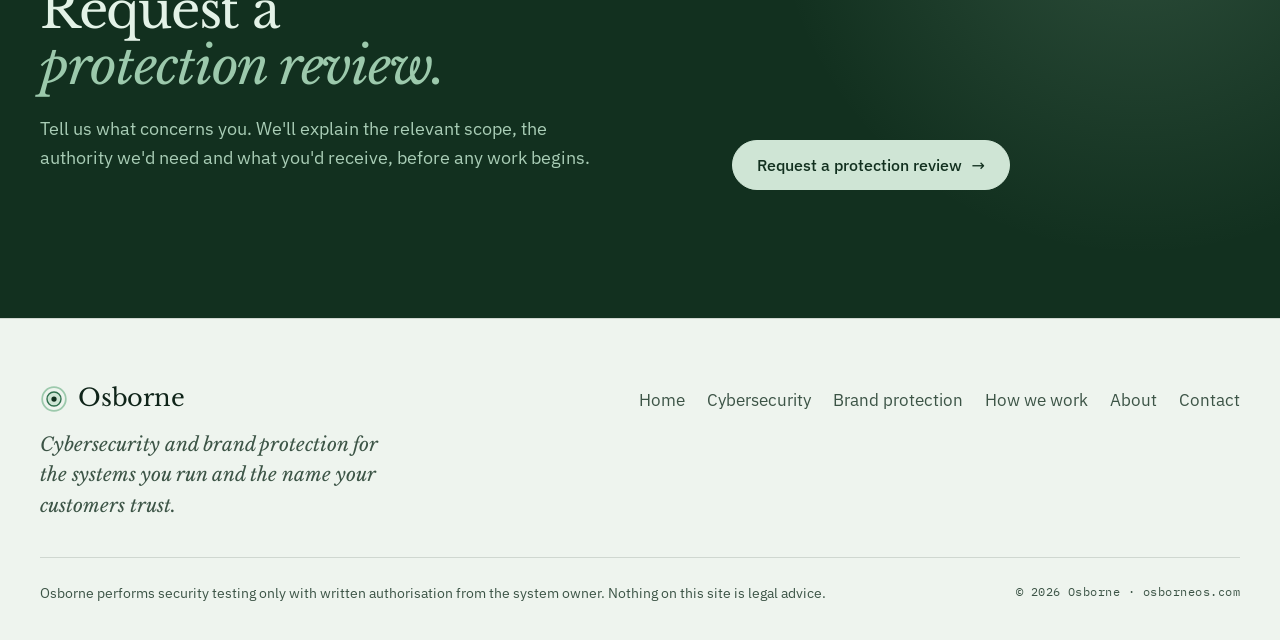
<file: how-we-work/index.html>
<!doctype html>
<html lang="en">
<head>
<meta charset="utf-8">
<meta name="viewport" content="width=device-width, initial-scale=1">
<!-- Static site: no server code. This policy allows only files from this site and blocks inline/third-party scripts, plugins, framing targets and form posts. -->
<meta http-equiv="Content-Security-Policy" content="default-src 'self'; script-src 'self'; style-src 'self'; img-src 'self' data: blob:; font-src 'self'; connect-src 'none'; form-action 'none'; base-uri 'none'; object-src 'none'; frame-src 'none'; worker-src 'none'; manifest-src 'self'">
<meta name="referrer" content="strict-origin-when-cross-origin">
<title>How we work | Osborne</title>
<meta name="description" content="How Osborne works across cybersecurity and brand protection: agreed scope, written authority, careful evidence handling, approved actions, verified results and ongoing reviews.">
<link rel="canonical" href="https://osborneos.com/how-we-work/">
<meta name="theme-color" content="#EEF4EE">

<meta property="og:type" content="website">
<meta property="og:site_name" content="Osborne">
<meta property="og:url" content="https://osborneos.com/how-we-work/">
<meta property="og:title" content="How we work | Osborne">
<meta property="og:description" content="How Osborne works across cybersecurity and brand protection: agreed scope, written authority, careful evidence handling, approved actions, verified results and ongoing reviews.">
<meta property="og:image" content="https://osborneos.com/og-image.png">
<meta property="og:image:width" content="1200">
<meta property="og:image:height" content="630">
<meta property="og:image:alt" content="Osborne. AI has enabled anyone to become a hacker or a scammer. osborneos.com">
<meta property="og:locale" content="en_GB">
<meta name="twitter:card" content="summary_large_image">
<meta name="twitter:title" content="How we work | Osborne">
<meta name="twitter:description" content="How Osborne works across cybersecurity and brand protection: agreed scope, written authority, careful evidence handling, approved actions, verified results and ongoing reviews.">
<meta name="twitter:image" content="https://osborneos.com/og-image.png">
<meta name="twitter:image:alt" content="Osborne. AI has enabled anyone to become a hacker or a scammer. osborneos.com">

<link rel="icon" href="/favicon.ico" sizes="48x48">
<link rel="icon" href="/favicon.svg" type="image/svg+xml">
<link rel="apple-touch-icon" href="/apple-touch-icon.png">

<link rel="preload" href="/fonts/libre-baskerville-normal-latin-eee132.woff2" as="font" type="font/woff2" crossorigin>
<link rel="preload" href="/fonts/ibm-plex-sans-normal-latin-868a23.woff2" as="font" type="font/woff2" crossorigin>
<link rel="stylesheet" href="/fonts.css">
<link rel="stylesheet" href="/styles.css">
</head>
<body>
<a class="skip" href="#main">Skip to content</a>

<!-- SHARED HEADER (generated by tools/build-pages.mjs) -->
<header class="nav" id="top">
  <div class="nav-inner">
    <a class="brand" href="/" aria-label="Osborne, home">
      <svg class="mark" viewBox="0 0 32 32" aria-hidden="true"><circle cx="16" cy="16" r="13.5" class="mark-ring"/><circle cx="16" cy="16" r="8" class="mark-ring2"/><circle cx="16" cy="16" r="3" class="mark-core"/></svg>
      <span>Osborne</span>
    </a>
    <nav aria-label="Primary">
      <ul class="nav-links">
        <li><a href="/cybersecurity/">Cybersecurity</a></li>
        <li><a href="/brand-protection/">Brand protection</a></li>
        <li><a href="/how-we-work/" aria-current="page">How we work</a></li>
        <li><a href="/about/">About</a></li>
      </ul>
    </nav>
    <a class="btn btn-sm" href="/contact/">Request a review</a>
    <button class="menu" type="button" aria-expanded="false" aria-controls="mobile-menu" aria-label="Open menu"><span></span><span></span></button>
  </div>
  <div class="mobile-menu" id="mobile-menu" hidden>
    <a href="/">Home</a>
    <a href="/cybersecurity/">Cybersecurity</a>
    <a href="/brand-protection/">Brand protection</a>
    <a href="/how-we-work/" aria-current="page">How we work</a>
    <a href="/about/">About</a>
    <a href="/contact/" class="mm-cta">Request a review</a>
  </div>
</header>

<main id="main">
<!-- PAGE HERO -->
<section class="page-hero" aria-labelledby="page-title">
  <div class="wrap page-hero-inner">
    <p class="kicker">How we work</p>
    <h1 id="page-title" class="page-title">Calm, scoped, <em>and on the record.</em></h1>
    <p class="page-lede">Both services follow the same principles: an agreed scope, written authority, evidence you can check and actions you approve. Security work should lower your stress, not add to it.</p>
  </div>
</section>

<!-- JOURNEY -->
<section class="section band-mint" aria-labelledby="journey-title">
  <div class="wrap">
    <div class="sec-head">
      <p class="kicker">01 · From enquiry to ongoing protection</p>
      <h2 id="journey-title" class="h2">Six things you can <em>count on.</em></h2>
      <p class="sec-intro">You request a review. We understand your business and the issue, agree scope and authority, set the starting point and begin the approved work. You receive actions, case updates and agreed reviews.</p>
    </div>
    <ol class="blocks">
      <li class="reveal"><span class="b-n">01</span><h3>Onboarding</h3><p>We learn how your business runs, who your existing IT providers are and what concerns you, then confirm whether the work is cybersecurity, brand protection or both.</p></li>
      <li class="reveal"><span class="b-n">02</span><h3>Authority</h3><p>Nothing happens without a written mandate. For cybersecurity: a scope, named contacts and approved access. For brand protection: the rights owner and who may approve reports in your name.</p></li>
      <li class="reveal"><span class="b-n">03</span><h3>Evidence</h3><p>We collect only what a case needs, keep original observations separate from our conclusions, restrict access and agree how long evidence is kept. Suspected scams are examined in an isolated environment, never with real credentials or payment details.</p></li>
      <li class="reveal"><span class="b-n">04</span><h3>Agreed actions</h3><p>Every change to your systems and every report filed in your name is approved under the agreed authority. Emergency actions are agreed in advance, with an escalation route for anything outside them.</p></li>
      <li class="reveal"><span class="b-n">05</span><h3>Verification</h3><p>We check that a fix works, or that reported content has actually changed, before we call it done. A closed ticket, an error page or a paused ad isn't treated as proof.</p></li>
      <li class="reveal"><span class="b-n">06</span><h3>Ongoing reviews</h3><p>Risks, brand references and recovery arrangements are revisited on an agreed schedule and whenever your people, systems or suppliers change.</p></li>
    </ol>
  </div>
</section>

<!-- SHARED CASE -->
<section class="section" aria-labelledby="case-title">
  <div class="wrap">
    <div class="sec-head">
      <p class="kicker">02 · One case, two workstreams</p>
      <h2 id="case-title" class="h2">When a scam touches <em>both sides.</em></h2>
      <p class="sec-intro">You have one relationship and one case reference. The cybersecurity workstream handles your systems and access; the brand protection workstream handles outside misuse and provider reports. When a campaign affects both, we link the evidence.</p>
    </div>
    <div class="examples">
      <article class="example reveal">
        <p class="path-k">Example one</p>
        <h3>A fake customer login page</h3>
        <p>A lookalike domain hosts a copy of your login page.</p>
        <dl>
          <dt>Brand protection</dt><dd>Captures the page and how customers reach it, confirms the impersonation and pursues the host, domain and distribution reports that apply.</dd>
          <dt>Cybersecurity</dt><dd>Checks whether any of your users or accounts were affected and coordinates approved protective action where the evidence supports it.</dd>
        </dl>
        <p class="example-note">We record the two separately. A fake page doesn't by itself mean your systems were breached, and a page taken down doesn't mean a compromised account has been recovered.</p>
      </article>
      <article class="example reveal">
        <p class="path-k">Example two</p>
        <h3>Fraudulent payment instructions</h3>
        <p>An email that appears to come from you asks a customer to change bank details.</p>
        <dl>
          <dt>Both</dt><dd>We review the message evidence to tell a lookalike sender apart from a real mailbox compromise.</dd>
          <dt>Cybersecurity</dt><dd>Reviews the affected company account, where authorised.</dd>
          <dt>Brand protection</dt><dd>Addresses the impersonating domains or accounts behind it.</dd>
        </dl>
        <p class="example-note">Customer communications and contact with banks go through your approved incident contacts.</p>
      </article>
    </div>
    <p class="review-note review-note-light"><span aria-hidden="true">●</span> An active system incident goes straight to the agreed incident route. It never waits for a routine brand investigation to finish.</p>
  </div>
</section>

<!-- ROLES -->
<section class="section band-paper-line" aria-labelledby="roles-title">
  <div class="wrap split">
    <div>
      <p class="kicker">03 · Who does what</p>
      <h2 id="roles-title" class="h2">Clear responsibilities, <em>case by case.</em></h2>
      <p class="prose-lead">These are the functions every case passes through. Each case is reviewed before reports are submitted.</p>
    </div>
    <dl class="roles">
      <dt>You, as client or rights owner</dt><dd>Provide accurate brand references and authority, confirm legitimate uses, and make the business and legal decisions reserved to you.</dd>
      <dt>Investigation</dt><dd>Reviews signals, validates each allegation, captures evidence and assesses urgency.</dd>
      <dt>Reporting</dt><dd>Prepares submissions, manages provider cases and handles follow-up and verification.</dd>
      <dt>Specialist or legal adviser</dt><dd>Assesses disputed rights, formal legal steps and complex or contested cases where needed.</dd>
    </dl>
  </div>
</section>

<!-- PRINCIPLES -->
<section class="section" aria-labelledby="principles-title">
  <div class="wrap">
    <div class="principles principles-top">
      <div>
        <p class="kicker">04 · Our principles</p>
        <h2 id="principles-title" class="h2 h2-sm">What you can <em>hold us to.</em></h2>
      </div>
      <ul>
        <li class="reveal"><span>Authorised work only.</span> We never test a system without its owner's written permission, and we never "hack back".</li>
        <li class="reveal"><span>Facts kept apart from guesses.</span> Our reports say what we confirmed, what we suspect and how sure we are.</li>
        <li class="reveal"><span>No promises we can't evidence.</span> A complaint filed is not a fake page removed, and a page removed is not permanent safety. We report each one for what it is.</li>
        <li class="reveal"><span>Honest about disclosure.</span> Some providers share a report with the business being reported. We explain when that can happen before we file.</li>
      </ul>
    </div>
  </div>
</section>

<!-- CTA -->
<section class="cta-band" aria-labelledby="cta-title">
  <div class="wrap cta-band-inner">
    <div>
      <p class="kicker kicker-light">Start here</p>
      <h2 id="cta-title" class="h2">Request a <em>protection review.</em></h2>
      <p>Tell us what concerns you. We'll explain the relevant scope, the authority we'd need and what you'd receive, before any work begins.</p>
    </div>
    <div class="cta-band-actions">
      <a class="btn btn-light" href="/contact/">Request a protection review <span aria-hidden="true">→</span></a>
    </div>
  </div>
</section>
</main>

<!-- SHARED FOOTER (generated by tools/build-pages.mjs) -->
<footer class="footer">
  <div class="wrap">
    <div class="foot-top">
      <div class="foot-brand">
        <a class="brand" href="/"><svg class="mark" viewBox="0 0 32 32" aria-hidden="true"><circle cx="16" cy="16" r="13.5" class="mark-ring"/><circle cx="16" cy="16" r="8" class="mark-ring2"/><circle cx="16" cy="16" r="3" class="mark-core"/></svg><span>Osborne</span></a>
        <p class="foot-line">Cybersecurity and brand protection for the systems you run and the name your customers trust.</p>
      </div>
      <nav class="foot-nav" aria-label="Footer">
        <a href="/">Home</a>
        <a href="/cybersecurity/">Cybersecurity</a>
        <a href="/brand-protection/">Brand protection</a>
        <a href="/how-we-work/">How we work</a>
        <a href="/about/">About</a>
        <a href="/contact/">Contact</a>
      </nav>
    </div>
    <div class="foot-bottom">
      <p>Osborne performs security testing only with written authorisation from the system owner. Nothing on this site is legal advice.</p>
      <p class="mono">© <span id="yr">2026</span> Osborne · osborneos.com</p>
    </div>
  </div>
</footer>

<script src="/main.js" defer></script>
</body>
</html>
</file>
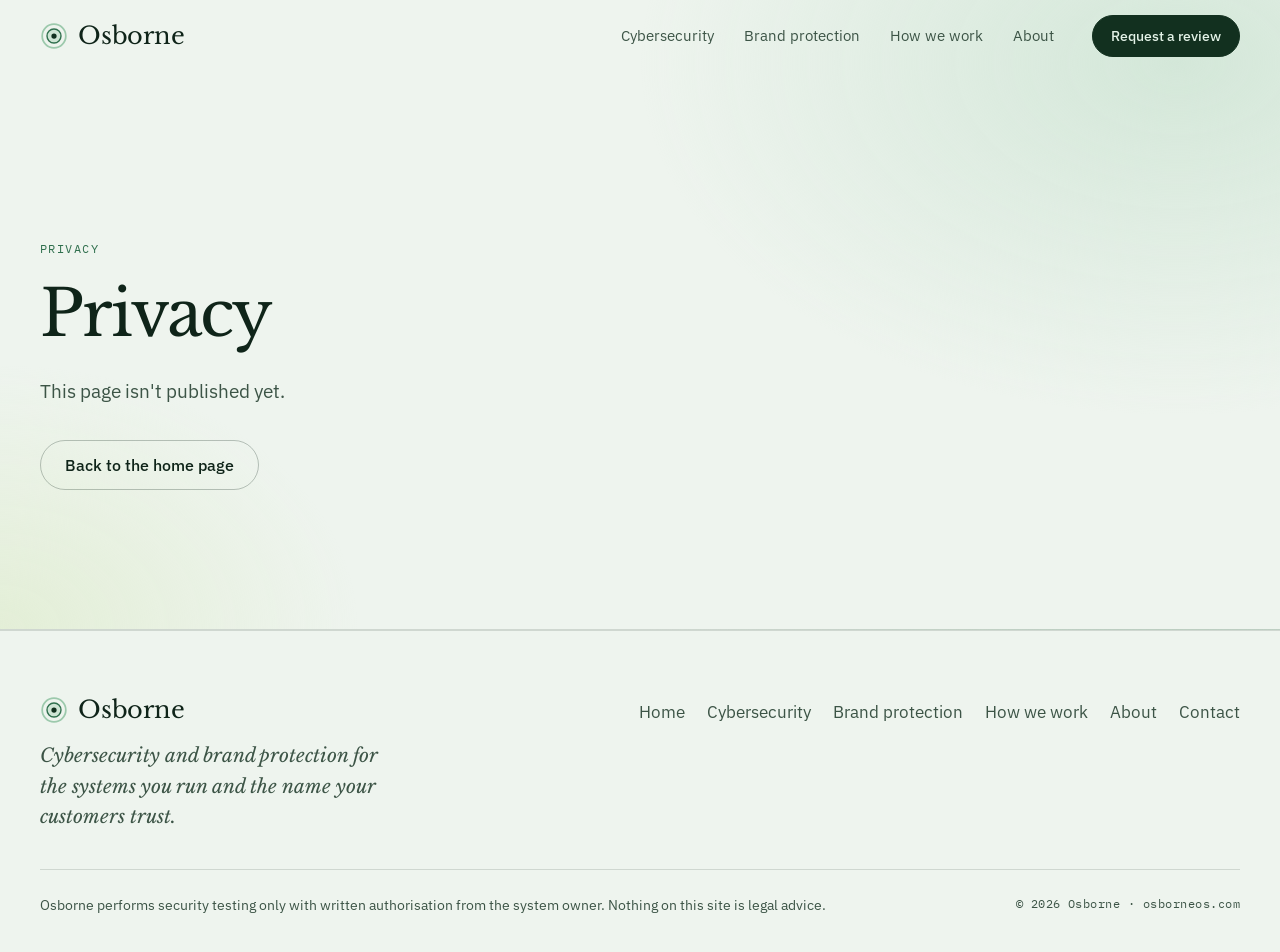
<file: privacy/index.html>
<!doctype html>
<html lang="en">
<head>
<meta charset="utf-8">
<meta name="viewport" content="width=device-width, initial-scale=1">
<!-- Static site: no server code. This policy allows only files from this site and blocks inline/third-party scripts, plugins, framing targets and form posts. -->
<meta http-equiv="Content-Security-Policy" content="default-src 'self'; script-src 'self'; style-src 'self'; img-src 'self' data: blob:; font-src 'self'; connect-src 'none'; form-action 'none'; base-uri 'none'; object-src 'none'; frame-src 'none'; worker-src 'none'; manifest-src 'self'">
<meta name="referrer" content="strict-origin-when-cross-origin">
<title>Privacy | Osborne</title>
<meta name="description" content="Privacy for Osborne.">
<meta name="robots" content="noindex, nofollow">
<meta name="theme-color" content="#EEF4EE">

<meta property="og:type" content="website">
<meta property="og:site_name" content="Osborne">
<meta property="og:url" content="https://osborneos.com/privacy/">
<meta property="og:title" content="Privacy | Osborne">
<meta property="og:description" content="Privacy for Osborne.">
<meta property="og:image" content="https://osborneos.com/og-image.png">
<meta property="og:image:width" content="1200">
<meta property="og:image:height" content="630">
<meta property="og:image:alt" content="Osborne. AI has enabled anyone to become a hacker or a scammer. osborneos.com">
<meta property="og:locale" content="en_GB">
<meta name="twitter:card" content="summary_large_image">
<meta name="twitter:title" content="Privacy | Osborne">
<meta name="twitter:description" content="Privacy for Osborne.">
<meta name="twitter:image" content="https://osborneos.com/og-image.png">
<meta name="twitter:image:alt" content="Osborne. AI has enabled anyone to become a hacker or a scammer. osborneos.com">

<link rel="icon" href="/favicon.ico" sizes="48x48">
<link rel="icon" href="/favicon.svg" type="image/svg+xml">
<link rel="apple-touch-icon" href="/apple-touch-icon.png">

<link rel="preload" href="/fonts/libre-baskerville-normal-latin-eee132.woff2" as="font" type="font/woff2" crossorigin>
<link rel="preload" href="/fonts/ibm-plex-sans-normal-latin-868a23.woff2" as="font" type="font/woff2" crossorigin>
<link rel="stylesheet" href="/fonts.css">
<link rel="stylesheet" href="/styles.css">
</head>
<body>
<a class="skip" href="#main">Skip to content</a>

<!-- SHARED HEADER (generated by tools/build-pages.mjs) -->
<header class="nav" id="top">
  <div class="nav-inner">
    <a class="brand" href="/" aria-label="Osborne, home">
      <svg class="mark" viewBox="0 0 32 32" aria-hidden="true"><circle cx="16" cy="16" r="13.5" class="mark-ring"/><circle cx="16" cy="16" r="8" class="mark-ring2"/><circle cx="16" cy="16" r="3" class="mark-core"/></svg>
      <span>Osborne</span>
    </a>
    <nav aria-label="Primary">
      <ul class="nav-links">
        <li><a href="/cybersecurity/">Cybersecurity</a></li>
        <li><a href="/brand-protection/">Brand protection</a></li>
        <li><a href="/how-we-work/">How we work</a></li>
        <li><a href="/about/">About</a></li>
      </ul>
    </nav>
    <a class="btn btn-sm" href="/contact/">Request a review</a>
    <button class="menu" type="button" aria-expanded="false" aria-controls="mobile-menu" aria-label="Open menu"><span></span><span></span></button>
  </div>
  <div class="mobile-menu" id="mobile-menu" hidden>
    <a href="/">Home</a>
    <a href="/cybersecurity/">Cybersecurity</a>
    <a href="/brand-protection/">Brand protection</a>
    <a href="/how-we-work/">How we work</a>
    <a href="/about/">About</a>
    <a href="/contact/" class="mm-cta">Request a review</a>
  </div>
</header>

<main id="main">
<!-- UNPUBLISHED DRAFT (B5). Structure only. Not legal advice: the final text must be written or approved by the owner or counsel.
     Excluded from navigation and the sitemap, and marked noindex. To publish: write the approved text, remove `hidden`,
     set "public":true, add a footer link in tools/build-pages.mjs and the URL to sitemap.xml, then rebuild and verify. -->
<section class="page-hero page-hero-short" aria-labelledby="page-title">
  <div class="wrap page-hero-inner">
    <p class="kicker">Privacy</p>
    <h1 id="page-title" class="page-title">Privacy</h1>
    <p class="page-lede">This page isn't published yet.</p>
    <div class="cta-row"><a class="btn btn-quiet" href="/">Back to the home page</a></div>
  </div>
</section>

<section class="section" aria-label="Draft structure" data-slot="B5" hidden>
  <div class="wrap prose-narrow">
    <section class="draft-sec">
      <h2 class="h2 h2-sm">Who we are</h2>
      <p>DRAFT: legal entity name, jurisdiction and how to contact us about privacy. Needs the owner's details.</p>
    </section>
    <section class="draft-sec">
      <h2 class="h2 h2-sm">What this website collects</h2>
      <p>DRAFT: the contact page builds a message on the visitor's device and opens their own email app; the site itself submits nothing. No cookies, analytics or tracking; fonts are served from osborneos.com. The host may keep technical logs for security.</p>
    </section>
    <section class="draft-sec">
      <h2 class="h2 h2-sm">Enquiries</h2>
      <p>DRAFT: enquiries arrive by email at admin@osborneos.com, sent from the visitor's own email app. State what is kept, why, the lawful basis, who can read the mailbox and how long messages are kept.</p>
    </section>
    <section class="draft-sec">
      <h2 class="h2 h2-sm">Case evidence</h2>
      <p>DRAFT: how client evidence is collected, stored, accessed and deleted, and that some providers share reports with the business being reported.</p>
    </section>
    <section class="draft-sec">
      <h2 class="h2 h2-sm">Sharing</h2>
      <p>DRAFT: named processors only.</p>
    </section>
    <section class="draft-sec">
      <h2 class="h2 h2-sm">Your rights</h2>
      <p>DRAFT: access, correction, deletion and objection, and the relevant regulator for complaints.</p>
    </section>
    <section class="draft-sec">
      <h2 class="h2 h2-sm">Changes</h2>
      <p>DRAFT: date of last update.</p>
    </section>
  </div>
</section>
</main>

<!-- SHARED FOOTER (generated by tools/build-pages.mjs) -->
<footer class="footer">
  <div class="wrap">
    <div class="foot-top">
      <div class="foot-brand">
        <a class="brand" href="/"><svg class="mark" viewBox="0 0 32 32" aria-hidden="true"><circle cx="16" cy="16" r="13.5" class="mark-ring"/><circle cx="16" cy="16" r="8" class="mark-ring2"/><circle cx="16" cy="16" r="3" class="mark-core"/></svg><span>Osborne</span></a>
        <p class="foot-line">Cybersecurity and brand protection for the systems you run and the name your customers trust.</p>
      </div>
      <nav class="foot-nav" aria-label="Footer">
        <a href="/">Home</a>
        <a href="/cybersecurity/">Cybersecurity</a>
        <a href="/brand-protection/">Brand protection</a>
        <a href="/how-we-work/">How we work</a>
        <a href="/about/">About</a>
        <a href="/contact/">Contact</a>
      </nav>
    </div>
    <div class="foot-bottom">
      <p>Osborne performs security testing only with written authorisation from the system owner. Nothing on this site is legal advice.</p>
      <p class="mono">© <span id="yr">2026</span> Osborne · osborneos.com</p>
    </div>
  </div>
</footer>

<script src="/main.js" defer></script>
</body>
</html>
</file>
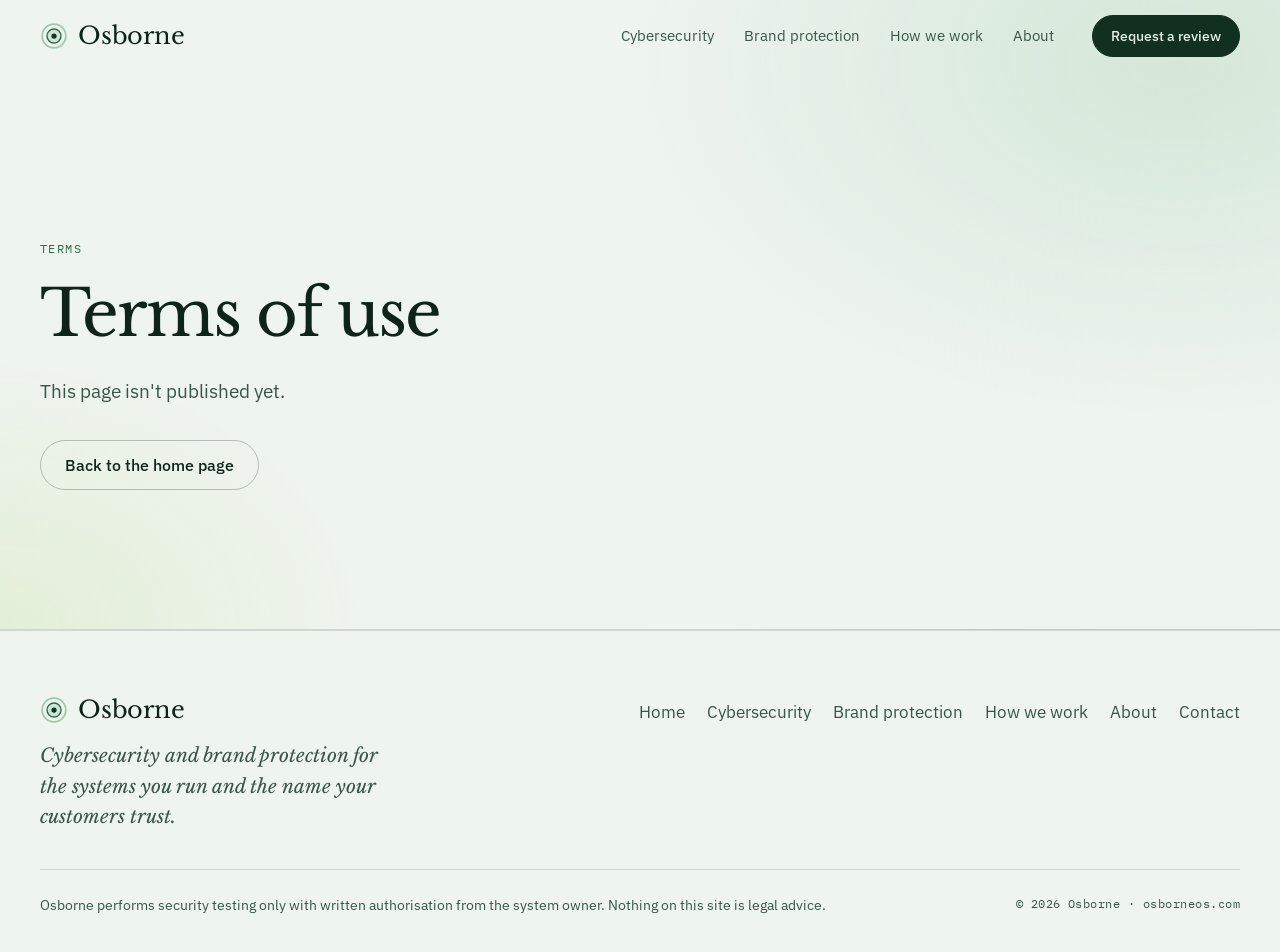
<file: terms/index.html>
<!doctype html>
<html lang="en">
<head>
<meta charset="utf-8">
<meta name="viewport" content="width=device-width, initial-scale=1">
<!-- Static site: no server code. This policy allows only files from this site and blocks inline/third-party scripts, plugins, framing targets and form posts. -->
<meta http-equiv="Content-Security-Policy" content="default-src 'self'; script-src 'self'; style-src 'self'; img-src 'self' data: blob:; font-src 'self'; connect-src 'none'; form-action 'none'; base-uri 'none'; object-src 'none'; frame-src 'none'; worker-src 'none'; manifest-src 'self'">
<meta name="referrer" content="strict-origin-when-cross-origin">
<title>Terms of use | Osborne</title>
<meta name="description" content="Terms of use for Osborne.">
<meta name="robots" content="noindex, nofollow">
<meta name="theme-color" content="#EEF4EE">

<meta property="og:type" content="website">
<meta property="og:site_name" content="Osborne">
<meta property="og:url" content="https://osborneos.com/terms/">
<meta property="og:title" content="Terms of use | Osborne">
<meta property="og:description" content="Terms of use for Osborne.">
<meta property="og:image" content="https://osborneos.com/og-image.png">
<meta property="og:image:width" content="1200">
<meta property="og:image:height" content="630">
<meta property="og:image:alt" content="Osborne. AI has enabled anyone to become a hacker or a scammer. osborneos.com">
<meta property="og:locale" content="en_GB">
<meta name="twitter:card" content="summary_large_image">
<meta name="twitter:title" content="Terms of use | Osborne">
<meta name="twitter:description" content="Terms of use for Osborne.">
<meta name="twitter:image" content="https://osborneos.com/og-image.png">
<meta name="twitter:image:alt" content="Osborne. AI has enabled anyone to become a hacker or a scammer. osborneos.com">

<link rel="icon" href="/favicon.ico" sizes="48x48">
<link rel="icon" href="/favicon.svg" type="image/svg+xml">
<link rel="apple-touch-icon" href="/apple-touch-icon.png">

<link rel="preload" href="/fonts/libre-baskerville-normal-latin-eee132.woff2" as="font" type="font/woff2" crossorigin>
<link rel="preload" href="/fonts/ibm-plex-sans-normal-latin-868a23.woff2" as="font" type="font/woff2" crossorigin>
<link rel="stylesheet" href="/fonts.css">
<link rel="stylesheet" href="/styles.css">
</head>
<body>
<a class="skip" href="#main">Skip to content</a>

<!-- SHARED HEADER (generated by tools/build-pages.mjs) -->
<header class="nav" id="top">
  <div class="nav-inner">
    <a class="brand" href="/" aria-label="Osborne, home">
      <svg class="mark" viewBox="0 0 32 32" aria-hidden="true"><circle cx="16" cy="16" r="13.5" class="mark-ring"/><circle cx="16" cy="16" r="8" class="mark-ring2"/><circle cx="16" cy="16" r="3" class="mark-core"/></svg>
      <span>Osborne</span>
    </a>
    <nav aria-label="Primary">
      <ul class="nav-links">
        <li><a href="/cybersecurity/">Cybersecurity</a></li>
        <li><a href="/brand-protection/">Brand protection</a></li>
        <li><a href="/how-we-work/">How we work</a></li>
        <li><a href="/about/">About</a></li>
      </ul>
    </nav>
    <a class="btn btn-sm" href="/contact/">Request a review</a>
    <button class="menu" type="button" aria-expanded="false" aria-controls="mobile-menu" aria-label="Open menu"><span></span><span></span></button>
  </div>
  <div class="mobile-menu" id="mobile-menu" hidden>
    <a href="/">Home</a>
    <a href="/cybersecurity/">Cybersecurity</a>
    <a href="/brand-protection/">Brand protection</a>
    <a href="/how-we-work/">How we work</a>
    <a href="/about/">About</a>
    <a href="/contact/" class="mm-cta">Request a review</a>
  </div>
</header>

<main id="main">
<!-- UNPUBLISHED DRAFT (B5). Structure only. Not legal advice: the final text must be written or approved by the owner or counsel.
     Excluded from navigation and the sitemap, and marked noindex. To publish: write the approved text, remove `hidden`,
     set "public":true, add a footer link in tools/build-pages.mjs and the URL to sitemap.xml, then rebuild and verify. -->
<section class="page-hero page-hero-short" aria-labelledby="page-title">
  <div class="wrap page-hero-inner">
    <p class="kicker">Terms</p>
    <h1 id="page-title" class="page-title">Terms of use</h1>
    <p class="page-lede">This page isn't published yet.</p>
    <div class="cta-row"><a class="btn btn-quiet" href="/">Back to the home page</a></div>
  </div>
</section>

<section class="section" aria-label="Draft structure" data-slot="B5" hidden>
  <div class="wrap prose-narrow">
    <section class="draft-sec">
      <h2 class="h2 h2-sm">About these terms</h2>
      <p>DRAFT: who the terms are between and which entity operates the site.</p>
    </section>
    <section class="draft-sec">
      <h2 class="h2 h2-sm">Use of this website</h2>
      <p>DRAFT: information only; nothing on the site is legal advice or an offer of service.</p>
    </section>
    <section class="draft-sec">
      <h2 class="h2 h2-sm">Services</h2>
      <p>DRAFT: services are provided only under a separate written agreement that sets scope, authority and responsibilities.</p>
    </section>
    <section class="draft-sec">
      <h2 class="h2 h2-sm">Liability</h2>
      <p>DRAFT: to be written by counsel.</p>
    </section>
    <section class="draft-sec">
      <h2 class="h2 h2-sm">Governing law</h2>
      <p>DRAFT: depends on the owner's jurisdiction.</p>
    </section>
  </div>
</section>
</main>

<!-- SHARED FOOTER (generated by tools/build-pages.mjs) -->
<footer class="footer">
  <div class="wrap">
    <div class="foot-top">
      <div class="foot-brand">
        <a class="brand" href="/"><svg class="mark" viewBox="0 0 32 32" aria-hidden="true"><circle cx="16" cy="16" r="13.5" class="mark-ring"/><circle cx="16" cy="16" r="8" class="mark-ring2"/><circle cx="16" cy="16" r="3" class="mark-core"/></svg><span>Osborne</span></a>
        <p class="foot-line">Cybersecurity and brand protection for the systems you run and the name your customers trust.</p>
      </div>
      <nav class="foot-nav" aria-label="Footer">
        <a href="/">Home</a>
        <a href="/cybersecurity/">Cybersecurity</a>
        <a href="/brand-protection/">Brand protection</a>
        <a href="/how-we-work/">How we work</a>
        <a href="/about/">About</a>
        <a href="/contact/">Contact</a>
      </nav>
    </div>
    <div class="foot-bottom">
      <p>Osborne performs security testing only with written authorisation from the system owner. Nothing on this site is legal advice.</p>
      <p class="mono">© <span id="yr">2026</span> Osborne · osborneos.com</p>
    </div>
  </div>
</footer>

<script src="/main.js" defer></script>
</body>
</html>
</file>
<file: fonts.css>
/* Self-hosted fonts (SIL Open Font License 1.1, see fonts/LICENSES). Generated by tools; do not hand-edit URLs. */
@font-face{font-family:"IBM Plex Mono";font-style:normal;font-weight:400;font-display:swap;src:url("fonts/ibm-plex-mono-normal-latin-ext-1969f6.woff2") format("woff2");unicode-range:U+0100-02BA, U+02BD-02C5, U+02C7-02CC, U+02CE-02D7, U+02DD-02FF, U+0304, U+0308, U+0329, U+1D00-1DBF, U+1E00-1E9F, U+1EF2-1EFF, U+2020, U+20A0-20AB, U+20AD-20C4, U+2113, U+2C60-2C7F, U+A720-A7FF}
@font-face{font-family:"IBM Plex Mono";font-style:normal;font-weight:400;font-display:swap;src:url("fonts/ibm-plex-mono-normal-latin-e2661b.woff2") format("woff2");unicode-range:U+0000-00FF, U+0131, U+0152-0153, U+02BB-02BC, U+02C6, U+02DA, U+02DC, U+0304, U+0308, U+0329, U+2000-206F, U+20AC, U+2122, U+2191, U+2193, U+2212, U+2215, U+FEFF, U+FFFD}
@font-face{font-family:"IBM Plex Mono";font-style:normal;font-weight:500;font-display:swap;src:url("fonts/ibm-plex-mono-normal-latin-ext-93cfae.woff2") format("woff2");unicode-range:U+0100-02BA, U+02BD-02C5, U+02C7-02CC, U+02CE-02D7, U+02DD-02FF, U+0304, U+0308, U+0329, U+1D00-1DBF, U+1E00-1E9F, U+1EF2-1EFF, U+2020, U+20A0-20AB, U+20AD-20C4, U+2113, U+2C60-2C7F, U+A720-A7FF}
@font-face{font-family:"IBM Plex Mono";font-style:normal;font-weight:500;font-display:swap;src:url("fonts/ibm-plex-mono-normal-latin-0bc96c.woff2") format("woff2");unicode-range:U+0000-00FF, U+0131, U+0152-0153, U+02BB-02BC, U+02C6, U+02DA, U+02DC, U+0304, U+0308, U+0329, U+2000-206F, U+20AC, U+2122, U+2191, U+2193, U+2212, U+2215, U+FEFF, U+FFFD}
@font-face{font-family:"IBM Plex Sans";font-style:normal;font-weight:400;font-display:swap;src:url("fonts/ibm-plex-sans-normal-latin-ext-632855.woff2") format("woff2");unicode-range:U+0100-02BA, U+02BD-02C5, U+02C7-02CC, U+02CE-02D7, U+02DD-02FF, U+0304, U+0308, U+0329, U+1D00-1DBF, U+1E00-1E9F, U+1EF2-1EFF, U+2020, U+20A0-20AB, U+20AD-20C4, U+2113, U+2C60-2C7F, U+A720-A7FF}
@font-face{font-family:"IBM Plex Sans";font-style:normal;font-weight:400;font-display:swap;src:url("fonts/ibm-plex-sans-normal-latin-868a23.woff2") format("woff2");unicode-range:U+0000-00FF, U+0131, U+0152-0153, U+02BB-02BC, U+02C6, U+02DA, U+02DC, U+0304, U+0308, U+0329, U+2000-206F, U+20AC, U+2122, U+2191, U+2193, U+2212, U+2215, U+FEFF, U+FFFD}
@font-face{font-family:"IBM Plex Sans";font-style:normal;font-weight:500;font-display:swap;src:url("fonts/ibm-plex-sans-normal-latin-ext-632855.woff2") format("woff2");unicode-range:U+0100-02BA, U+02BD-02C5, U+02C7-02CC, U+02CE-02D7, U+02DD-02FF, U+0304, U+0308, U+0329, U+1D00-1DBF, U+1E00-1E9F, U+1EF2-1EFF, U+2020, U+20A0-20AB, U+20AD-20C4, U+2113, U+2C60-2C7F, U+A720-A7FF}
@font-face{font-family:"IBM Plex Sans";font-style:normal;font-weight:500;font-display:swap;src:url("fonts/ibm-plex-sans-normal-latin-868a23.woff2") format("woff2");unicode-range:U+0000-00FF, U+0131, U+0152-0153, U+02BB-02BC, U+02C6, U+02DA, U+02DC, U+0304, U+0308, U+0329, U+2000-206F, U+20AC, U+2122, U+2191, U+2193, U+2212, U+2215, U+FEFF, U+FFFD}
@font-face{font-family:"IBM Plex Sans";font-style:normal;font-weight:600;font-display:swap;src:url("fonts/ibm-plex-sans-normal-latin-ext-632855.woff2") format("woff2");unicode-range:U+0100-02BA, U+02BD-02C5, U+02C7-02CC, U+02CE-02D7, U+02DD-02FF, U+0304, U+0308, U+0329, U+1D00-1DBF, U+1E00-1E9F, U+1EF2-1EFF, U+2020, U+20A0-20AB, U+20AD-20C4, U+2113, U+2C60-2C7F, U+A720-A7FF}
@font-face{font-family:"IBM Plex Sans";font-style:normal;font-weight:600;font-display:swap;src:url("fonts/ibm-plex-sans-normal-latin-868a23.woff2") format("woff2");unicode-range:U+0000-00FF, U+0131, U+0152-0153, U+02BB-02BC, U+02C6, U+02DA, U+02DC, U+0304, U+0308, U+0329, U+2000-206F, U+20AC, U+2122, U+2191, U+2193, U+2212, U+2215, U+FEFF, U+FFFD}
@font-face{font-family:"Libre Baskerville";font-style:italic;font-weight:400;font-display:swap;src:url("fonts/libre-baskerville-italic-latin-ext-3bb0e5.woff2") format("woff2");unicode-range:U+0100-02BA, U+02BD-02C5, U+02C7-02CC, U+02CE-02D7, U+02DD-02FF, U+0304, U+0308, U+0329, U+1D00-1DBF, U+1E00-1E9F, U+1EF2-1EFF, U+2020, U+20A0-20AB, U+20AD-20C4, U+2113, U+2C60-2C7F, U+A720-A7FF}
@font-face{font-family:"Libre Baskerville";font-style:italic;font-weight:400;font-display:swap;src:url("fonts/libre-baskerville-italic-latin-4e88d3.woff2") format("woff2");unicode-range:U+0000-00FF, U+0131, U+0152-0153, U+02BB-02BC, U+02C6, U+02DA, U+02DC, U+0304, U+0308, U+0329, U+2000-206F, U+20AC, U+2122, U+2191, U+2193, U+2212, U+2215, U+FEFF, U+FFFD}
@font-face{font-family:"Libre Baskerville";font-style:normal;font-weight:400;font-display:swap;src:url("fonts/libre-baskerville-normal-latin-ext-b9509f.woff2") format("woff2");unicode-range:U+0100-02BA, U+02BD-02C5, U+02C7-02CC, U+02CE-02D7, U+02DD-02FF, U+0304, U+0308, U+0329, U+1D00-1DBF, U+1E00-1E9F, U+1EF2-1EFF, U+2020, U+20A0-20AB, U+20AD-20C4, U+2113, U+2C60-2C7F, U+A720-A7FF}
@font-face{font-family:"Libre Baskerville";font-style:normal;font-weight:400;font-display:swap;src:url("fonts/libre-baskerville-normal-latin-eee132.woff2") format("woff2");unicode-range:U+0000-00FF, U+0131, U+0152-0153, U+02BB-02BC, U+02C6, U+02DA, U+02DC, U+0304, U+0308, U+0329, U+2000-206F, U+20AC, U+2122, U+2191, U+2193, U+2212, U+2215, U+FEFF, U+FFFD}
@font-face{font-family:"Libre Baskerville";font-style:normal;font-weight:700;font-display:swap;src:url("fonts/libre-baskerville-normal-latin-ext-b9509f.woff2") format("woff2");unicode-range:U+0100-02BA, U+02BD-02C5, U+02C7-02CC, U+02CE-02D7, U+02DD-02FF, U+0304, U+0308, U+0329, U+1D00-1DBF, U+1E00-1E9F, U+1EF2-1EFF, U+2020, U+20A0-20AB, U+20AD-20C4, U+2113, U+2C60-2C7F, U+A720-A7FF}
@font-face{font-family:"Libre Baskerville";font-style:normal;font-weight:700;font-display:swap;src:url("fonts/libre-baskerville-normal-latin-eee132.woff2") format("woff2");unicode-range:U+0000-00FF, U+0131, U+0152-0153, U+02BB-02BC, U+02C6, U+02DA, U+02DC, U+0304, U+0308, U+0329, U+2000-206F, U+20AC, U+2122, U+2191, U+2193, U+2212, U+2215, U+FEFF, U+FFFD}
</file>
<file: styles.css>
/* Osborne — one-page site.
   Direction: calm, premium security in pastel greens. Light editorial surfaces,
   one deep forest section, soft serif display, engineered sans/mono details. */
:root{
  --paper:#EEF4EE;      /* page */
  --mint:#E2F0E5;       /* soft band */
  --sage:#CFE5D5;       /* pastel green */
  --pistachio:#DCEBC7;  /* pastel yellow-green */
  --fern:#9CC9AC;       /* mid pastel */
  --leaf:#2F6F4D;       /* accent text/controls (AA on paper) */
  --forest:#12301F;     /* dark section */
  --ink:#0F2419;        /* body ink */
  --ink-2:#3C5446;      /* secondary ink (AA on paper) */
  --line:rgba(15,36,25,.14);
  --line-2:rgba(15,36,25,.26);
  --apricot:#E9A98B;    /* sparing "threat" accent */
  --on-forest:#E3F2E7; --on-forest-2:#A9CDB6;
  --serif:"Libre Baskerville",Baskerville,"Baskerville Old Face",Georgia,serif;
  --sans:"IBM Plex Sans",ui-sans-serif,system-ui,"Segoe UI",sans-serif;
  --mono:"IBM Plex Mono",ui-monospace,Consolas,monospace;
  --wrap:min(1200px,calc(100vw - 48px));
  --r:20px;
  --ease:cubic-bezier(.2,.7,.1,1);
}
*,*::before,*::after{box-sizing:border-box}
html{scroll-behavior:smooth;-webkit-text-size-adjust:100%;scroll-padding-top:80px}
body{margin:0;background:var(--paper);color:var(--ink);font-family:var(--sans);font-size:17px;line-height:1.6;-webkit-font-smoothing:antialiased;overflow-x:hidden}
img,svg{display:block;max-width:100%}
a{color:inherit}
p{margin:0 0 1em;text-wrap:pretty}
h1,h2,h3{margin:0;text-wrap:balance}
em{font-style:italic}
.wrap{width:var(--wrap);margin-inline:auto}
.mono{font-family:var(--mono)}
:focus-visible{outline:3px solid var(--leaf);outline-offset:3px;border-radius:6px}
.skip{position:absolute;left:-9999px;top:10px;z-index:100;background:var(--forest);color:var(--on-forest);padding:10px 14px;border-radius:8px}
.skip:focus{left:12px}
::selection{background:var(--sage);color:var(--ink)}

/* ---------- type ---------- */
.display{font-family:var(--serif);font-weight:400;font-size:clamp(38px,6vw,92px);line-height:1.04;letter-spacing:-.03em;max-width:14ch}
.h2{font-family:var(--serif);font-weight:400;font-size:clamp(30px,4vw,54px);line-height:1.1;letter-spacing:-.025em;max-width:17ch}
.h2 em,.display em{color:var(--leaf);font-weight:400}
.kicker{font-family:var(--mono);font-size:12px;letter-spacing:.12em;text-transform:uppercase;color:var(--leaf);margin-bottom:18px}
.sec-head{display:grid;grid-template-columns:minmax(0,1fr) minmax(0,.9fr);gap:24px 60px;align-items:end;margin-bottom:56px}
.sec-head .kicker{grid-column:1/-1;margin:0}
.sec-intro{color:var(--ink-2);font-size:18px;margin:0;max-width:52ch}
.tag{display:inline-block;font-family:var(--mono);font-size:10px;letter-spacing:.1em;text-transform:uppercase;padding:3px 8px;border-radius:999px;background:var(--pistachio);color:#3C4F22;vertical-align:middle}
.tag-dark{background:rgba(15,36,25,.08);color:var(--ink-2)}

/* ---------- buttons ---------- */
.btn{display:inline-flex;align-items:center;justify-content:center;gap:10px;min-height:50px;padding:0 24px;border-radius:999px;background:var(--forest);color:var(--on-forest);text-decoration:none;font-weight:500;font-size:16px;border:1px solid var(--forest);cursor:pointer;font-family:inherit;transition:background .25s,color .25s,transform .25s var(--ease),border-color .25s}
.btn span{transition:transform .25s var(--ease)}
.btn:hover{background:var(--leaf);border-color:var(--leaf)}
.btn:hover span{transform:translateX(3px)}
.btn:active{transform:translateY(1px)}
.btn-quiet{background:transparent;color:var(--ink);border-color:var(--line-2)}
.btn-quiet:hover{background:var(--sage);border-color:var(--sage);color:var(--ink)}
.btn-sm{min-height:42px;padding:0 18px;font-size:14px}
.btn-light{background:var(--sage);color:var(--forest);border-color:var(--sage)}
.btn-light:hover{background:#E6F4EA;border-color:#E6F4EA;color:var(--forest)}
.btn-ghost-light{background:transparent;color:var(--on-forest);border-color:rgba(227,242,231,.4)}
.btn-ghost-light:hover{background:rgba(227,242,231,.1);border-color:var(--on-forest)}

/* ---------- nav ---------- */
.nav{position:fixed;top:0;left:0;right:0;z-index:50;transition:background .35s,box-shadow .35s}
.nav.scrolled{background:rgba(238,244,238,.86);backdrop-filter:saturate(140%) blur(14px);-webkit-backdrop-filter:saturate(140%) blur(14px);box-shadow:0 1px 0 var(--line)}
.nav-inner{width:var(--wrap);margin:0 auto;display:flex;align-items:center;gap:24px;padding:14px 0}
.brand{display:flex;align-items:center;gap:10px;text-decoration:none;font-family:var(--serif);font-size:24px;font-weight:500;letter-spacing:-.01em;margin-right:auto}
.mark{width:28px;height:28px}
.mark-ring{fill:none;stroke:var(--fern);stroke-width:2}
.mark-ring2{fill:var(--sage);stroke:var(--leaf);stroke-width:1.6}
.mark-core{fill:var(--forest)}
.brand:hover .mark-ring{stroke:var(--leaf)}
.nav-links{display:flex;gap:2px;list-style:none;margin:0;padding:0}
.nav-links a{display:block;padding:10px 14px;border-radius:999px;text-decoration:none;font-size:15px;color:var(--ink-2);transition:background .2s,color .2s}
.nav-links a:hover{background:var(--mint);color:var(--ink)}
.nav-links a.active{background:var(--sage);color:var(--ink)}
.menu{display:none;width:46px;height:46px;border-radius:50%;border:1px solid var(--line-2);background:var(--paper);position:relative;cursor:pointer}
.menu span{position:absolute;left:14px;right:14px;height:1.6px;background:var(--ink);transition:transform .3s var(--ease)}
.menu span:first-child{top:18px}.menu span:last-child{top:26px}
.menu[aria-expanded="true"] span:first-child{transform:translateY(4px) rotate(45deg)}
.menu[aria-expanded="true"] span:last-child{transform:translateY(-4px) rotate(-45deg)}
.nav.menu-open{background:var(--paper);backdrop-filter:none;-webkit-backdrop-filter:none;box-shadow:0 1px 0 var(--line)}
.mobile-menu{position:fixed;top:74px;left:0;right:0;height:calc(100dvh - 74px);background:var(--paper);padding:20px 24px 40px;display:flex;flex-direction:column;overflow:auto}
.mobile-menu[hidden]{display:none}
.mobile-menu a{font-family:var(--serif);font-size:28px;letter-spacing:-.02em;padding:14px 0;border-bottom:1px solid var(--line);text-decoration:none}
.mobile-menu .mm-cta{margin-top:24px;border:0;background:var(--forest);color:var(--on-forest);border-radius:999px;font-family:var(--sans);font-size:17px;text-align:center;padding:16px}

/* ---------- hero ---------- */
.hero{position:relative;min-height:100svh;display:flex;flex-direction:column;justify-content:center;padding:120px 0 90px;overflow:hidden;isolation:isolate;background:
  radial-gradient(70% 60% at 82% 40%,rgba(207,229,213,.9),transparent 70%),
  radial-gradient(50% 50% at 10% 90%,rgba(220,235,199,.7),transparent 70%),var(--paper)}
.field{position:absolute;inset:0;width:100%;height:100%;z-index:-1}
.hero-inner{width:var(--wrap);margin:0 auto;position:relative}
.eyebrow{display:inline-flex;align-items:center;gap:10px;font-family:var(--mono);font-size:12px;letter-spacing:.12em;text-transform:uppercase;color:var(--leaf);padding:8px 14px;border-radius:999px;background:rgba(238,244,238,.75);border:1px solid var(--line);margin-bottom:30px}
.pip{width:8px;height:8px;border-radius:50%;background:var(--leaf);box-shadow:0 0 0 0 rgba(47,111,77,.5);animation:pip 2.6s infinite}
@keyframes pip{70%{box-shadow:0 0 0 9px rgba(47,111,77,0)}100%{box-shadow:0 0 0 0 rgba(47,111,77,0)}}
.hero .display{text-shadow:0 0 30px rgba(238,244,238,.9),0 0 2px rgba(238,244,238,.9)}
@media (min-width:861px){.hero .display{font-size:clamp(38px,4.8vw,70px);max-width:min(18ch,56vw)}}
.lede{max-width:56ch;font-size:clamp(18px,1.5vw,21px);color:var(--ink-2);margin:30px 0 36px;background:rgba(238,244,238,.6);border-radius:12px}
.lede strong{font-weight:500;color:var(--ink)}
.cta-row{display:flex;flex-wrap:wrap;gap:12px}
.hero-legend{position:absolute;left:0;right:0;bottom:26px;width:var(--wrap);margin:0 auto;display:flex;gap:24px;font-family:var(--mono);font-size:11px;letter-spacing:.08em;text-transform:uppercase;color:var(--ink-2)}
.hero-legend span{display:flex;align-items:center;gap:8px}
.hero-legend i{display:block;width:18px;height:2px;border-radius:2px}
.lg-calm{background:var(--leaf)}
.lg-noise{background:var(--apricot)}
.lg-hint{margin-left:auto;opacity:.75}
/* hero entrance */
.hero .eyebrow,.hero .display,.hero .lede,.hero .cta-row{opacity:0;transform:translateY(18px);animation:rise 1s var(--ease) forwards}
.hero .display{animation-delay:.1s}.hero .lede{animation-delay:.25s}.hero .cta-row{animation-delay:.4s}
@keyframes rise{to{opacity:1;transform:none}}

/* ---------- sections ---------- */
.section{padding:clamp(96px,12vw,160px) 0}
.reveal{opacity:0;transform:translateY(24px);transition:opacity .9s var(--ease),transform .9s var(--ease)}
.reveal.in{opacity:1;transform:none}

/* shift */
.shift{background:var(--paper);border-top:1px solid var(--line)}
.ledger-wrap{position:relative}
.toggle{display:inline-flex;padding:5px;border-radius:999px;background:var(--mint);border:1px solid var(--line);margin-bottom:28px}
.toggle button{min-height:42px;padding:0 20px;border:0;border-radius:999px;background:transparent;color:var(--ink-2);font:inherit;font-size:15px;font-weight:500;cursor:pointer;transition:background .25s,color .25s}
.toggle button[aria-pressed="true"]{background:var(--forest);color:var(--on-forest)}
.toggle button[data-era="then"][aria-pressed="true"]{background:var(--fern);color:var(--forest)}
.ledger{list-style:none;margin:0;padding:0;border-top:1px solid var(--line-2)}
.ledger li{display:grid;grid-template-columns:56px minmax(0,.9fr) minmax(0,1.1fr);gap:28px;align-items:start;padding:26px 0;border-bottom:1px solid var(--line);position:relative}
.l-n{font-family:var(--mono);font-size:13px;color:var(--leaf);width:34px;height:34px;display:grid;place-items:center;border:1px solid var(--fern);border-radius:50%}
.ledger h3{font-family:var(--serif);font-weight:400;font-size:clamp(20px,1.9vw,26px);line-height:1.25;letter-spacing:-.01em}
.ledger p{margin:0;grid-column:3;grid-row:1;font-size:17px;transition:opacity .45s var(--ease),transform .45s var(--ease)}
.ledger .then{color:var(--ink-2)}
.ledger .now{color:var(--ink)}
.ledger[data-era="now"] .then,.ledger[data-era="then"] .now{opacity:0;transform:translateY(8px);pointer-events:none;visibility:hidden}
.ledger[data-era="now"] .now,.ledger[data-era="then"] .then{opacity:1;transform:none;visibility:visible}
.ledger li:nth-child(2) p{transition-delay:.05s}.ledger li:nth-child(3) p{transition-delay:.1s}.ledger li:nth-child(4) p{transition-delay:.15s}.ledger li:nth-child(5) p{transition-delay:.2s}
.ledger[data-era="now"] li::after{content:"";position:absolute;left:0;bottom:-1px;height:2px;width:100%;background:linear-gradient(90deg,var(--apricot),transparent 60%);opacity:.55}

/* protect */
.protect{background:var(--mint)}
.protect-grid{display:grid;grid-template-columns:minmax(0,1.05fr) minmax(0,.95fr);gap:70px;align-items:start}
.protect-copy .h2{margin-bottom:24px}
.protect-copy .sec-intro{margin-bottom:40px}
.layers{list-style:none;margin:0;padding:0;border-top:1px solid var(--line-2)}
.layers li{padding:22px 18px 22px 0;border-bottom:1px solid var(--line);cursor:default;transition:background .3s,padding .3s var(--ease);border-radius:0}
.layers li:focus-visible{outline-offset:-3px}
.layers li.on{background:rgba(255,255,255,.5);padding-left:18px}
.layer-top{display:flex;align-items:baseline;gap:14px;flex-wrap:wrap;margin-bottom:8px}
.layer-n{font-family:var(--serif);font-style:italic;font-size:18px;color:var(--leaf);min-width:22px}
.layers h3{font-family:var(--serif);font-weight:400;font-size:23px;letter-spacing:-.01em}
.layers p{margin:0;color:var(--ink-2);max-width:58ch;padding-left:36px}
.fine{font-size:14px;color:var(--ink-2);margin:28px 0 0;padding:16px 18px;border-radius:14px;background:rgba(220,235,199,.55);border:1px solid rgba(60,79,34,.15)}
.rings{position:sticky;top:110px;margin:0}
.rings svg{width:100%;height:auto;overflow:visible}
.ring circle{fill:none;stroke:var(--fern);stroke-width:1.5;transition:stroke .4s,stroke-width .4s,fill .4s}
.ring.r0 circle{fill:var(--sage)}
.ring text{font-family:var(--mono);font-size:11px;letter-spacing:.18em;fill:var(--ink-2);transition:fill .4s}
.ring.on circle{stroke:var(--leaf);stroke-width:3;fill:rgba(47,111,77,.06)}
.ring.r0.on circle{fill:#B9DCC5}
.ring.on text{fill:var(--forest);font-weight:500}
.probes circle{fill:var(--apricot)}
.probes circle.blocked{fill:var(--leaf)}
.rings figcaption{text-align:center;font-family:var(--serif);font-style:italic;font-size:19px;color:var(--ink-2);margin-top:10px}

/* approach */
.approach{background:var(--paper)}
.steps{list-style:none;margin:0;padding:0;display:grid;grid-template-columns:repeat(5,minmax(0,1fr));gap:0;position:relative;counter-reset:s}
.steps::before{content:"";position:absolute;left:0;right:0;top:22px;height:1px;background:var(--line-2)}
.steps li{position:relative;padding:0 24px 0 0}
.s-n{position:relative;display:grid;place-items:center;width:46px;height:46px;border-radius:50%;background:var(--sage);color:var(--forest);font-family:var(--serif);font-size:20px;margin-bottom:22px;box-shadow:0 0 0 6px var(--paper)}
.steps li:nth-child(2){transition-delay:.08s}.steps li:nth-child(3){transition-delay:.16s}.steps li:nth-child(4){transition-delay:.24s}.steps li:nth-child(5){transition-delay:.32s}
.steps h3{font-family:var(--serif);font-weight:400;font-size:21px;margin-bottom:8px}
.steps p{color:var(--ink-2);font-size:16px;margin:0}
.principles{margin-top:100px;padding-top:50px;border-top:1px solid var(--line-2);display:grid;grid-template-columns:minmax(0,.35fr) minmax(0,1fr);gap:40px}
.principles ul{list-style:none;margin:0;padding:0}
.principles li{font-family:var(--serif);font-weight:400;font-size:clamp(19px,1.9vw,26px);line-height:1.45;padding:18px 0;border-bottom:1px solid var(--line);color:var(--ink-2)}
.principles li:first-child{padding-top:0}
.principles li span{color:var(--ink);font-weight:700}

/* engage */
.engage{background:linear-gradient(180deg,var(--mint),var(--sage))}
.paths{display:grid;grid-template-columns:repeat(3,minmax(0,1fr));gap:20px;align-items:stretch}
.path{background:rgba(255,255,255,.62);border:1px solid rgba(15,36,25,.1);border-radius:var(--r);padding:32px 30px;display:flex;flex-direction:column;transition:transform .35s var(--ease),box-shadow .35s}
.path:hover{transform:translateY(-4px);box-shadow:0 24px 50px -30px rgba(15,36,25,.35)}
.path:nth-child(2){transition-delay:.08s}.path:nth-child(3){transition-delay:.16s}
.path.feature{background:var(--forest);color:var(--on-forest);border-color:var(--forest)}
.path.feature p,.path.feature li{color:var(--on-forest-2)}
.path.feature .path-k{color:var(--fern)}
.path.feature .tag-dark{background:rgba(227,242,231,.14);color:var(--on-forest)}
.path-k{font-family:var(--mono);font-size:11px;letter-spacing:.12em;text-transform:uppercase;color:var(--leaf);margin-bottom:14px}
.path h3{font-family:var(--serif);font-weight:400;font-size:26px;line-height:1.2;margin-bottom:14px}
.path p{color:var(--ink-2)}
.path ul{list-style:none;margin:auto 0 0;padding:18px 0 0;border-top:1px solid currentColor;border-color:rgba(15,36,25,.12)}
.path.feature ul{border-color:rgba(227,242,231,.18)}
.path li{font-size:15px;color:var(--ink-2);padding:5px 0 5px 22px;position:relative}
.path li::before{content:"";position:absolute;left:0;top:13px;width:10px;height:2px;border-radius:2px;background:var(--leaf)}
.path.feature li::before{background:var(--fern)}
.urgent{margin:30px 0 0;padding:18px 22px;border-radius:14px;background:rgba(255,255,255,.55);border:1px solid rgba(15,36,25,.12);font-size:15px;color:var(--ink-2);max-width:none}
.urgent strong{color:var(--ink)}

/* enquire */
.enquire{background:var(--forest);color:var(--on-forest);padding:clamp(96px,12vw,150px) 0;position:relative;overflow:hidden}
.enquire::before{content:"";position:absolute;width:900px;height:900px;right:-300px;top:-300px;border-radius:50%;background:radial-gradient(circle,rgba(156,201,172,.18),transparent 65%);pointer-events:none}
.enquire-grid{display:grid;grid-template-columns:minmax(0,.8fr) minmax(0,1.2fr);gap:70px;align-items:start;position:relative}
.enquire .h2{color:var(--on-forest);margin-bottom:24px}
.enquire .h2 em{color:var(--fern)}
.kicker-light{color:var(--fern)}
.enquire-copy{position:sticky;top:110px}
.enquire-copy>p:not(.kicker){color:var(--on-forest-2);font-size:18px}
.local-note{display:flex;gap:10px;align-items:flex-start;margin-top:28px;padding:14px 16px;border-radius:14px;background:rgba(227,242,231,.08);border:1px solid rgba(227,242,231,.18);font-size:15px!important;color:var(--on-forest)!important}
.local-note span{color:var(--pistachio);line-height:1.6}
.brief{background:rgba(227,242,231,.05);border:1px solid rgba(227,242,231,.16);border-radius:24px;padding:clamp(22px,3vw,34px);display:grid;gap:18px}
.row{display:grid;grid-template-columns:minmax(0,1fr) minmax(0,1fr);gap:16px}
.f{display:flex;flex-direction:column;gap:8px;min-width:0;border:0;margin:0;padding:0}
.f>span,.f legend{font-family:var(--mono);font-size:11px;letter-spacing:.1em;text-transform:uppercase;color:var(--on-forest-2);padding:0}
.f legend{margin-bottom:10px}
.f input:not([type=checkbox]):not([type=radio]),.f select,.f textarea{width:100%;min-height:48px;padding:12px 14px;border-radius:12px;border:1px solid rgba(227,242,231,.24);background:rgba(10,30,19,.55);color:var(--on-forest);font:inherit;font-size:16px;transition:border-color .2s,background .2s}
.f textarea{resize:vertical;min-height:96px;line-height:1.5}
.f ::placeholder{color:rgba(169,205,182,.6)}
.f select{appearance:none;background-image:linear-gradient(45deg,transparent 50%,var(--on-forest-2) 50%),linear-gradient(135deg,var(--on-forest-2) 50%,transparent 50%);background-position:calc(100% - 22px) 21px,calc(100% - 17px) 21px;background-size:5px 5px;background-repeat:no-repeat;padding-right:40px}
.f select option{background:var(--forest);color:var(--on-forest)}
.f input:focus,.f select:focus,.f textarea:focus{outline:none;border-color:var(--fern);background:rgba(10,30,19,.8)}
.brief :focus-visible{outline-color:var(--pistachio)}
.chips{display:flex;flex-wrap:wrap;gap:8px}
.chip{position:relative}
.chip input{position:absolute;opacity:0;width:1px;height:1px}
.chip span{display:inline-flex;align-items:center;min-height:44px;padding:0 16px;border-radius:999px;border:1px solid rgba(227,242,231,.26);color:var(--on-forest);font-size:15px;cursor:pointer;transition:background .2s,border-color .2s,color .2s}
.chip span:hover{border-color:var(--fern)}
.chip input:checked+span{background:var(--sage);border-color:var(--sage);color:var(--forest)}
.chip input:focus-visible+span{outline:3px solid var(--pistachio);outline-offset:2px}
.preview{border-radius:16px;background:#0B2216;border:1px solid rgba(227,242,231,.14);overflow:hidden}
.preview-head{display:flex;justify-content:space-between;gap:10px;margin:0;padding:10px 14px;border-bottom:1px solid rgba(227,242,231,.12);font-size:13px;color:var(--on-forest-2)}
.preview-head .mono{font-size:11px;letter-spacing:.06em}
#brief-out{margin:0;padding:16px;min-height:120px;max-height:280px;overflow:auto;font-family:var(--mono);font-size:13px;line-height:1.6;color:var(--on-forest);white-space:pre-wrap;word-break:break-word}
.actions{display:flex;flex-wrap:wrap;gap:10px;align-items:center}
.link-btn{background:none;border:0;color:var(--on-forest-2);font:inherit;font-size:15px;text-decoration:underline;text-underline-offset:3px;cursor:pointer;min-height:44px;padding:0 8px}
.link-btn:hover{color:var(--on-forest)}
.status{margin:0;min-height:1.5em;font-size:15px;color:var(--pistachio)}
.status.warn{color:var(--apricot)}

/* footer */
.footer{background:var(--paper);padding:60px 0 36px;border-top:1px solid var(--line)}
.foot-top{display:flex;justify-content:space-between;gap:40px;flex-wrap:wrap;padding-bottom:36px;border-bottom:1px solid var(--line)}
.foot-brand .brand{margin-bottom:12px}
.foot-line{color:var(--ink-2);margin:0;max-width:34ch;font-family:var(--serif);font-style:italic;font-size:19px}
.foot-nav{display:flex;flex-wrap:wrap;gap:6px 22px;align-content:flex-start}
.foot-nav a{text-decoration:none;color:var(--ink-2);padding:8px 0}
.foot-nav a:hover{color:var(--ink);text-decoration:underline;text-underline-offset:4px}
.foot-bottom{display:flex;justify-content:space-between;gap:20px;flex-wrap:wrap;padding-top:24px;font-size:14px;color:var(--ink-2)}
.foot-bottom p{margin:0}
.foot-bottom .mono{font-size:12px;letter-spacing:.04em}

/* ---------- responsive ---------- */
@media (max-width:1020px){
  .nav-links,.nav .btn-sm{display:none}
  .menu{display:block}
  .steps{grid-template-columns:minmax(0,1fr);gap:28px}
  .steps::before{left:22px;right:auto;top:0;bottom:0;width:1px;height:auto}
  .steps li{display:grid;grid-template-columns:46px minmax(0,1fr);gap:0 20px;padding:0}
  .s-n{grid-row:1/3;margin:0}
  .paths{grid-template-columns:minmax(0,1fr)}
}
@media (max-width:860px){
  body{font-size:16px}
  .sec-head,.protect-grid,.enquire-grid,.principles{grid-template-columns:minmax(0,1fr);gap:22px}
  .rings{position:relative;top:auto;max-width:420px;margin:10px auto 0;order:-1}
  .enquire-copy{position:relative;top:auto}
  .protect-grid{gap:40px}
  .ledger li{grid-template-columns:40px minmax(0,1fr);gap:8px 14px}
  .ledger p{grid-column:2;grid-row:2}
  .hero{padding-top:110px;padding-bottom:250px;justify-content:flex-start}
  .hero-legend{display:none}
  .principles{margin-top:70px}
}
@media (max-width:560px){
  :root{--wrap:calc(100vw - 36px)}
  .row{grid-template-columns:minmax(0,1fr)}
  .layers p{padding-left:0}
  .path{padding:26px 22px}
  .actions .btn{flex:1 1 auto}
  .mobile-menu a{font-size:26px}
}

/* ---------- reduced motion ---------- */
@media (prefers-reduced-motion:reduce){
  html{scroll-behavior:auto}
  *,*::before,*::after{animation-duration:.001ms!important;animation-iteration-count:1!important;transition-duration:.001ms!important;transition-delay:0s!important}
  .reveal,.hero .eyebrow,.hero .display,.hero .lede,.hero .cta-row{opacity:1;transform:none}
}

/* ---------- Part B slots (hidden until the owner supplies content; see SLOT comments in src/pages) ---------- */
[hidden]{display:none!important}
.creds{background:var(--mint);border-block:1px solid var(--line);padding:44px 0}
.creds-grid{display:grid;grid-template-columns:minmax(0,1fr) minmax(0,1.4fr);gap:14px 60px;align-items:start}
.creds .kicker{grid-column:1/-1;margin:0}
.creds-title.creds-title-wide{grid-column:1/-1;max-width:36ch;font-size:clamp(24px,2.6vw,34px)}
.about-links{list-style:none;margin:26px 0 0;padding:0;display:flex;flex-wrap:wrap;gap:4px 28px}
.creds-title{font-family:var(--serif);font-weight:400;font-size:clamp(22px,2.4vw,30px);line-height:1.25;letter-spacing:-.015em;max-width:24ch}
.creds-list{list-style:none;margin:0;padding:0;display:grid;gap:12px}
.creds-list li{position:relative;padding-left:24px;color:var(--ink-2)}
.creds-list li::before{content:"";position:absolute;left:0;top:.62em;width:10px;height:10px;border-radius:50%;border:2px solid var(--leaf)}
.who-grid{display:grid;grid-template-columns:minmax(0,1fr) minmax(0,1.1fr);gap:28px 70px;align-items:start}
.who-copy{color:var(--ink-2);font-size:18px;max-width:58ch}
.contact-route{margin-top:28px;display:grid;gap:12px;justify-items:start}
.contact-label{margin:0!important;font-family:var(--mono);font-size:12px!important;letter-spacing:.12em;text-transform:uppercase;color:var(--fern)!important}
@media (max-width:860px){
  .creds-grid,.who-grid{grid-template-columns:minmax(0,1fr);gap:18px}
}

/* ================= Round 3: multi-page components (same tokens and type as above) ================= */
.sr-only{position:absolute!important;width:1px;height:1px;padding:0;margin:-1px;overflow:hidden;clip:rect(0 0 0 0);white-space:nowrap;border:0}
.offscreen{position:fixed;left:-9999px;top:0;opacity:0}
.menu-lock,.menu-lock body{overflow:hidden}
.nav-links a[aria-current="page"]{background:var(--sage);color:var(--ink)}
.mobile-menu a[aria-current="page"]:not(.mm-cta){color:var(--leaf)}
.page-dark-top .nav{background:rgba(238,244,238,.95);box-shadow:0 1px 0 var(--line)}

/* page hero */
.page-hero{padding:clamp(150px,16vw,200px) 0 clamp(64px,8vw,100px);background:
  radial-gradient(60% 80% at 92% 10%,rgba(207,229,213,.85),transparent 70%),
  radial-gradient(40% 60% at 0% 100%,rgba(220,235,199,.6),transparent 70%),var(--paper);border-bottom:1px solid var(--line)}
.page-hero-short{min-height:70svh;display:flex;align-items:center}
.page-title{font-family:var(--serif);font-weight:400;font-size:clamp(36px,5vw,72px);line-height:1.06;letter-spacing:-.03em;max-width:18ch;margin:0}
.page-title em{color:var(--leaf)}
.page-hero .kicker{margin-bottom:22px}
.page-lede{max-width:60ch;font-size:clamp(18px,1.5vw,21px);color:var(--ink-2);margin:28px 0 34px}
.page-hero .cta-row{margin-top:0}

/* section backgrounds */
.band-mint{background:var(--mint)}
.band-paper-line{background:var(--paper);border-top:1px solid var(--line);border-bottom:1px solid var(--line)}
.services{border-top:1px solid var(--line)}
.h2-sm{font-size:clamp(26px,3vw,40px);margin-bottom:22px}
.split{display:grid;grid-template-columns:minmax(0,1fr) minmax(0,1.1fr);gap:40px 80px;align-items:start}
.prose p,.prose-lead{color:var(--ink-2);font-size:18px;max-width:60ch}
.prose-lead{margin-top:24px}
.prose-narrow{max-width:760px}

/* two-service cards */
.paths-2{grid-template-columns:repeat(2,minmax(0,1fr))}
.paths-2 .path{padding:clamp(30px,3.5vw,44px)}
.paths-2 .path h3{font-size:clamp(28px,2.6vw,36px)}
.path-link{display:inline-flex;align-items:center;gap:8px;margin-top:22px;font-weight:500;color:var(--leaf);text-decoration:none;min-height:44px}
.path-link span{transition:transform .25s var(--ease)}
.path-link:hover span{transform:translateX(4px)}
.path.feature .path-link{color:var(--pistachio)}
.path.feature .tag{background:rgba(227,242,231,.14);color:var(--on-forest)}
.layer-top .tag{margin-left:auto}

/* problem grid */
.problem-grid{list-style:none;margin:0;padding:0;display:grid;grid-template-columns:repeat(3,minmax(0,1fr));gap:1px;background:var(--line);border:1px solid var(--line);border-radius:var(--r);overflow:hidden}
.problem-grid li{background:var(--mint);padding:28px 26px 30px}
.problem-grid h3{font-family:var(--serif);font-weight:400;font-size:22px;margin-bottom:8px;display:flex;gap:10px;align-items:center}
.problem-grid h3::before{content:"";width:9px;height:9px;border-radius:50%;background:var(--apricot);flex:none}
.problem-grid p{margin:0;color:var(--ink-2);font-size:16px}

/* service modules */
.modules{list-style:none;margin:0;padding:0;counter-reset:m;display:grid;grid-template-columns:repeat(2,minmax(0,1fr));gap:0 56px;border-top:1px solid var(--line-2)}
.modules li{counter-increment:m;padding:26px 0 26px 56px;border-bottom:1px solid var(--line);position:relative}
.modules li::before{content:counter(m,decimal-leading-zero);position:absolute;left:0;top:30px;font-family:var(--mono);font-size:13px;color:var(--leaf)}
.modules h3{font-family:var(--serif);font-weight:400;font-size:clamp(20px,1.8vw,24px);line-height:1.25;margin-bottom:8px}
.modules p{margin:0;color:var(--ink-2);font-size:16px}

/* status flow */
.status-block{margin-top:80px;padding-top:44px;border-top:1px solid var(--line-2);display:grid;grid-template-columns:minmax(0,1fr) minmax(0,1.2fr);gap:30px 60px;align-items:start}
.status-intro{color:var(--ink-2);margin:0;max-width:52ch}
.status-flow{list-style:none;margin:0;padding:0;display:flex;flex-wrap:wrap;gap:10px;align-items:center}
.status-flow li{font-family:var(--mono);font-size:13px;padding:9px 14px;border-radius:999px;border:1px solid var(--line-2);background:var(--paper);color:var(--ink-2);position:relative}
.status-flow li:not(:last-child)::after{content:"→";position:absolute;right:-12px;top:50%;transform:translate(50%,-50%);color:var(--fern);font-family:var(--sans)}
.status-flow li:not(:last-child){margin-right:12px}
.status-flow li:nth-child(4){background:var(--sage);border-color:var(--sage);color:var(--forest)}
.status-flow li:last-child{border-style:dashed}
.status-flow li:nth-child(4)::after{content:"or";font-family:var(--mono);font-size:11px;color:var(--ink-2)}
.status-flow li:nth-child(4){margin-right:22px!important}

/* ticks, boundaries, roles */
.ticks{list-style:none;margin:28px 0 0;padding:0;border-top:1px solid var(--line-2)}
.ticks li{padding:14px 0 14px 32px;border-bottom:1px solid var(--line);position:relative;color:var(--ink)}
.ticks li::before{content:"";position:absolute;left:4px;top:21px;width:12px;height:7px;border-left:2px solid var(--leaf);border-bottom:2px solid var(--leaf);transform:rotate(-45deg)}
.bounds,.roles{margin:0;border-top:1px solid var(--line-2)}
.bounds dt,.roles dt{font-family:var(--serif);font-size:20px;padding-top:20px}
.bounds dd,.roles dd{margin:6px 0 0;padding-bottom:20px;border-bottom:1px solid var(--line);color:var(--ink-2)}

/* FAQ */
.faq-wrap{display:grid;grid-template-columns:minmax(0,.7fr) minmax(0,1.3fr);gap:30px 80px;align-items:start}
.faq{border-top:1px solid var(--line-2)}
.faq details{border-bottom:1px solid var(--line)}
.faq summary{list-style:none;cursor:pointer;display:flex;justify-content:space-between;gap:20px;align-items:center;padding:20px 0;min-height:44px;font-family:var(--serif);font-size:clamp(18px,1.6vw,21px);line-height:1.35}
.faq summary::-webkit-details-marker{display:none}
.faq summary::after{content:"";flex:none;width:30px;height:30px;border-radius:50%;border:1px solid var(--line-2);background:
  linear-gradient(var(--leaf),var(--leaf)) center/12px 1.6px no-repeat,linear-gradient(var(--leaf),var(--leaf)) center/1.6px 12px no-repeat;transition:transform .3s var(--ease),background-color .3s}
.faq details[open] summary::after{transform:rotate(45deg);background-color:var(--sage)}
.faq summary:hover{color:var(--leaf)}
.faq summary:focus-visible{outline-offset:2px}
.faq details p{margin:0;padding:0 50px 22px 0;color:var(--ink-2);max-width:64ch}
.faq a{color:var(--leaf);text-underline-offset:3px}

/* data tables */
.table-wrap{border:1px solid var(--line);border-radius:var(--r);overflow:hidden;background:rgba(255,255,255,.5)}
.data-table{width:100%;border-collapse:collapse;font-size:16px}
.data-table th,.data-table td{text-align:left;vertical-align:top;padding:18px 22px;border-bottom:1px solid var(--line)}
.data-table thead th{font-family:var(--mono);font-size:11px;font-weight:500;letter-spacing:.12em;text-transform:uppercase;color:var(--leaf);background:var(--mint);padding-top:14px;padding-bottom:14px}
.data-table tbody th{font-family:var(--serif);font-weight:400;font-size:19px;width:24%;color:var(--ink)}
.data-table td{color:var(--ink-2)}
.data-table tbody tr:last-child>*{border-bottom:0}
.data-table tbody tr:hover>*{background:rgba(207,229,213,.25)}
.band-mint .table-wrap{background:var(--paper)}
.band-mint .data-table thead th{background:var(--sage)}

/* notes */
.review-note{display:flex;gap:10px;align-items:flex-start;margin:40px 0 0;padding:16px 18px;border-radius:14px;background:var(--forest);color:var(--on-forest);font-size:16px;max-width:none}
.review-note span{color:var(--pistachio)}
.review-note-light{background:var(--mint);color:var(--ink);border:1px solid var(--line)}
.review-note-light span{color:var(--leaf)}
.outcome-list{list-style:none;margin:0;padding:0;display:flex;flex-wrap:wrap;gap:10px}
.outcome-list li{padding:10px 16px;border-radius:999px;background:var(--mint);border:1px solid var(--line);font-size:15px}
.outcome-list li:last-child{border-style:dashed;background:transparent;color:var(--ink-2)}

/* how-we-work blocks and examples */
.blocks{list-style:none;margin:0;padding:0;display:grid;grid-template-columns:repeat(3,minmax(0,1fr));gap:20px}
.blocks li{background:rgba(255,255,255,.6);border:1px solid rgba(15,36,25,.1);border-radius:var(--r);padding:28px 26px}
.b-n{display:block;font-family:var(--mono);font-size:12px;color:var(--leaf);margin-bottom:16px;letter-spacing:.08em}
.blocks h3{font-family:var(--serif);font-weight:400;font-size:24px;margin-bottom:10px}
.blocks p{margin:0;color:var(--ink-2);font-size:16px}
.examples{display:grid;grid-template-columns:repeat(2,minmax(0,1fr));gap:20px}
.example{border:1px solid var(--line-2);border-radius:var(--r);padding:clamp(26px,3vw,38px);background:var(--paper)}
.example h3{font-family:var(--serif);font-weight:400;font-size:clamp(24px,2.2vw,30px);margin-bottom:10px}
.example>p{color:var(--ink-2)}
.example dl{margin:20px 0;border-top:1px solid var(--line)}
.example dt{font-family:var(--mono);font-size:11px;letter-spacing:.12em;text-transform:uppercase;color:var(--leaf);padding-top:16px}
.example dd{margin:6px 0 0;padding-bottom:16px;border-bottom:1px solid var(--line)}
.example-note{font-size:15px;color:var(--ink-2);margin:0;padding:14px 16px;border-radius:12px;background:rgba(220,235,199,.55)}
.principles-top{margin-top:0;padding-top:0;border-top:0}

/* CTA band */
.cta-band{background:var(--forest);color:var(--on-forest);padding:clamp(80px,10vw,130px) 0;position:relative;overflow:hidden}
.cta-band::before{content:"";position:absolute;width:800px;height:800px;right:-260px;top:-320px;border-radius:50%;background:radial-gradient(circle,rgba(156,201,172,.2),transparent 65%);pointer-events:none}
.cta-band-inner{display:grid;grid-template-columns:minmax(0,1.1fr) minmax(0,.9fr);gap:30px 70px;align-items:end;position:relative}
.cta-band .h2{color:var(--on-forest);margin-bottom:20px}
.cta-band .h2 em{color:var(--fern)}
.cta-band p{color:var(--on-forest-2);font-size:18px;max-width:52ch}
.cta-band-actions{display:grid;gap:22px;justify-items:start}
.urgent-dark{margin:0;padding:16px 18px;border-radius:14px;background:rgba(227,242,231,.07);border:1px solid rgba(227,242,231,.18);font-size:15px!important;color:var(--on-forest-2)}
.urgent-dark strong{color:var(--on-forest)}

/* contact page */
.enquire-page{padding-top:clamp(140px,15vw,180px)}
.page-title-dark{font-size:clamp(36px,4.6vw,62px)}
.intake-notes{margin-top:34px;border-top:1px solid rgba(227,242,231,.18)}
.intake-h{font-family:var(--serif);font-weight:400;font-size:21px;color:var(--on-forest);margin:22px 0 6px}
.intake-notes p{color:var(--on-forest-2);font-size:16px!important;margin:0}
.intake-notes strong{color:var(--on-forest);font-weight:500}
.enquire-copy .urgent-dark{margin-top:28px}
.f-help{margin:-8px 0 0;font-size:13px;color:var(--on-forest-2)}

/* drafts */
.draft-sec{padding:24px 0;border-bottom:1px solid var(--line)}

@media (max-width:1020px){
  .blocks{grid-template-columns:repeat(2,minmax(0,1fr))}
  .problem-grid{grid-template-columns:repeat(2,minmax(0,1fr))}
}
@media (max-width:860px){
  .split,.faq-wrap,.status-block,.cta-band-inner,.examples,.paths-2{grid-template-columns:minmax(0,1fr)}
  .modules{grid-template-columns:minmax(0,1fr)}
  .status-block{margin-top:56px}
  /* stacked tables */
  .data-table thead{display:none}
  .data-table,.data-table tbody,.data-table tr,.data-table th,.data-table td{display:block;width:100%}
  .data-table tr{padding:18px 20px;border-bottom:1px solid var(--line)}
  .data-table tbody tr:last-child{border-bottom:0}
  .data-table th,.data-table td{padding:0;border:0}
  .data-table tbody th{width:auto;font-size:20px;margin-bottom:10px}
  .data-table td{margin-top:8px}
  .data-table td::before{content:attr(data-label);display:block;font-family:var(--mono);font-size:10px;letter-spacing:.12em;text-transform:uppercase;color:var(--leaf);margin-bottom:2px}
  .layer-top .tag{margin-left:0}
}
@media (max-width:560px){
  .blocks,.problem-grid{grid-template-columns:minmax(0,1fr)}
  .modules li{padding-left:44px}
  .faq details p{padding-right:0}
  .status-flow{flex-direction:column;align-items:flex-start}
  .status-flow li:not(:last-child){margin-right:0;margin-bottom:12px}
  .status-flow li:not(:last-child)::after{content:"↓";right:auto;left:22px;top:auto;bottom:-14px;transform:translateY(50%)}
  .status-flow li:nth-child(4)::after{content:"or"}
  .status-flow li:nth-child(4){margin-right:0!important}
  .cta-band-actions .btn{width:100%}
}

/* contact: email route */
.contact-address{margin-top:30px;padding:18px 20px;border-radius:16px;background:rgba(227,242,231,.07);border:1px solid rgba(227,242,231,.2)}
.contact-address .contact-label{margin:0 0 8px!important}
.contact-line{display:flex;flex-wrap:wrap;align-items:center;gap:12px 18px;margin:0!important}
.contact-email{font-family:var(--serif);font-size:clamp(20px,2vw,26px);color:var(--on-forest);text-decoration:underline;text-decoration-color:rgba(156,201,172,.6);text-underline-offset:5px;word-break:break-all}
.contact-email:hover{text-decoration-color:var(--on-forest)}
.contact-address .btn-sm{min-height:44px}
.mailto-raw{font-size:13px;color:var(--on-forest-2)}
.mailto-raw summary{cursor:pointer;min-height:44px;display:inline-flex;align-items:center;text-decoration:underline;text-underline-offset:3px}
.mailto-raw code{display:block;margin-top:6px;padding:12px 14px;border-radius:12px;background:#0B2216;border:1px solid rgba(227,242,231,.14);font-family:var(--mono);font-size:12px;line-height:1.55;color:var(--on-forest);word-break:break-all;max-height:160px;overflow:auto}
</file>
